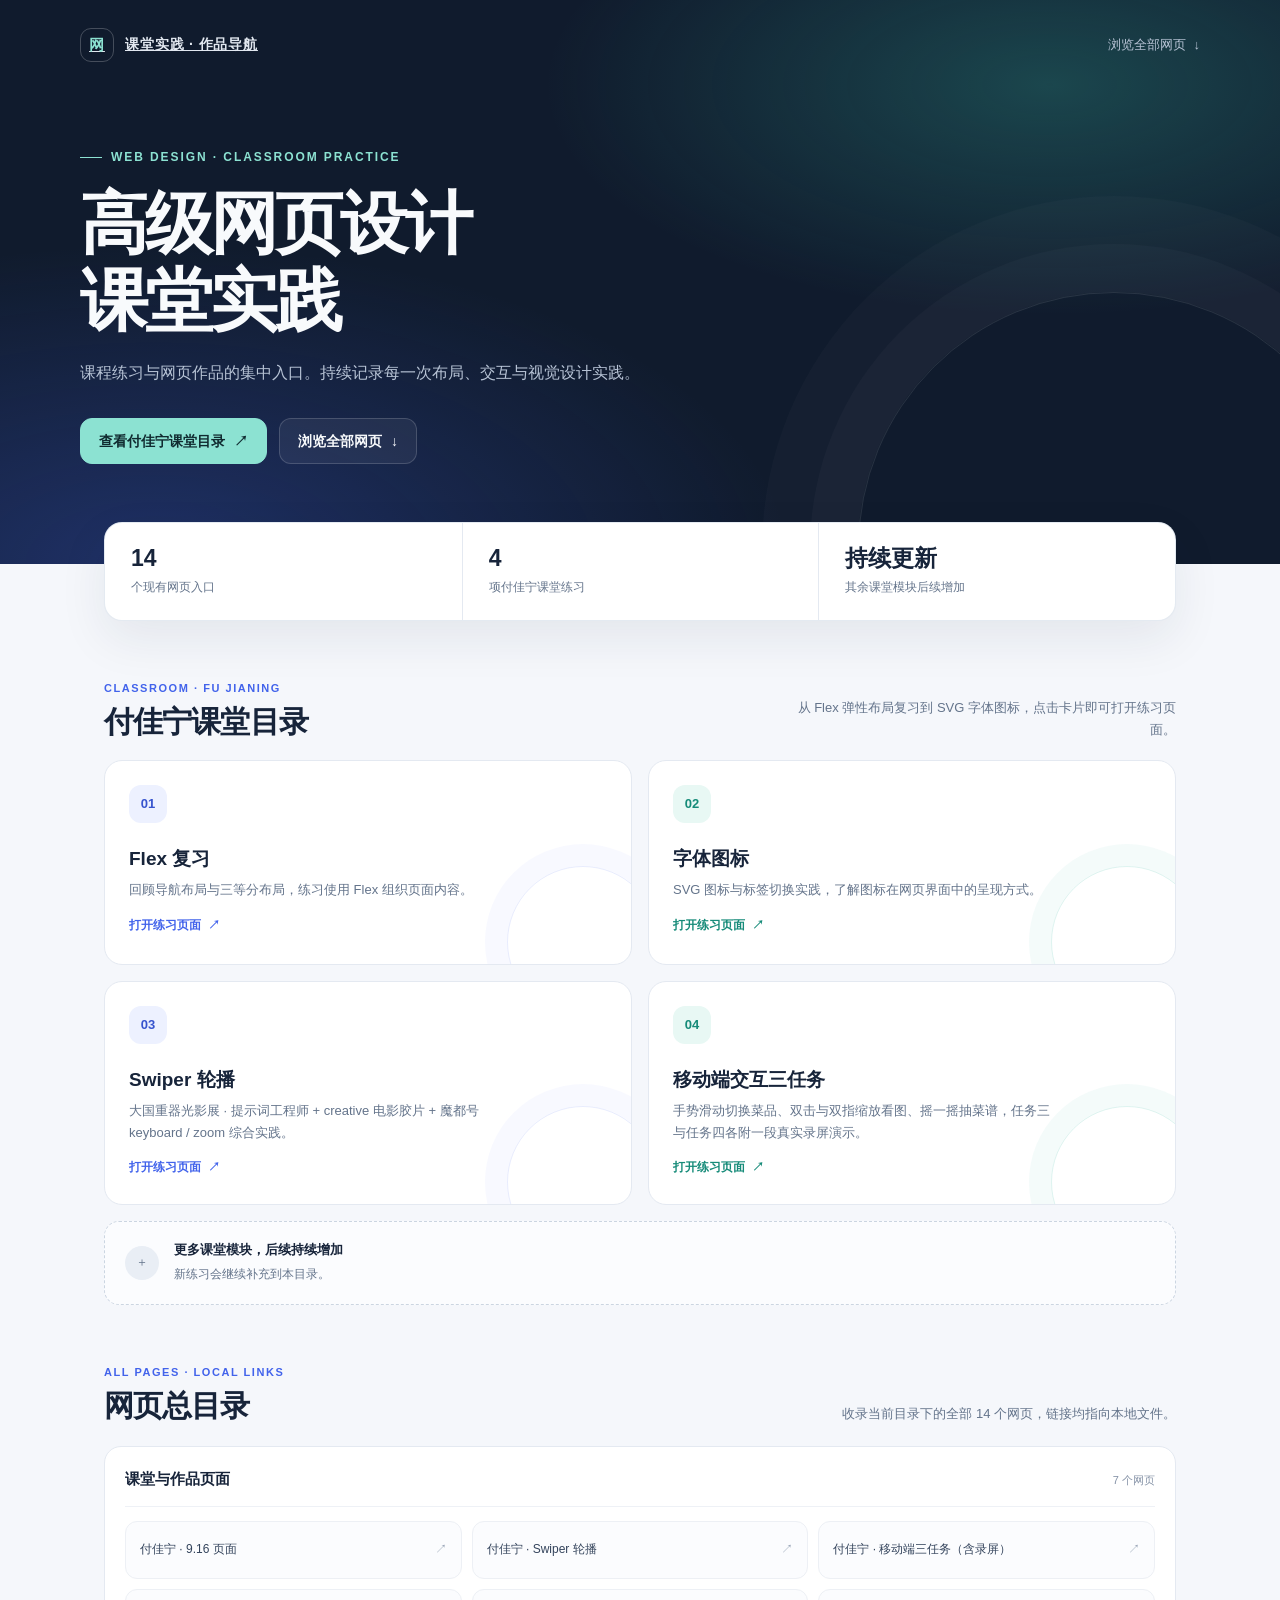
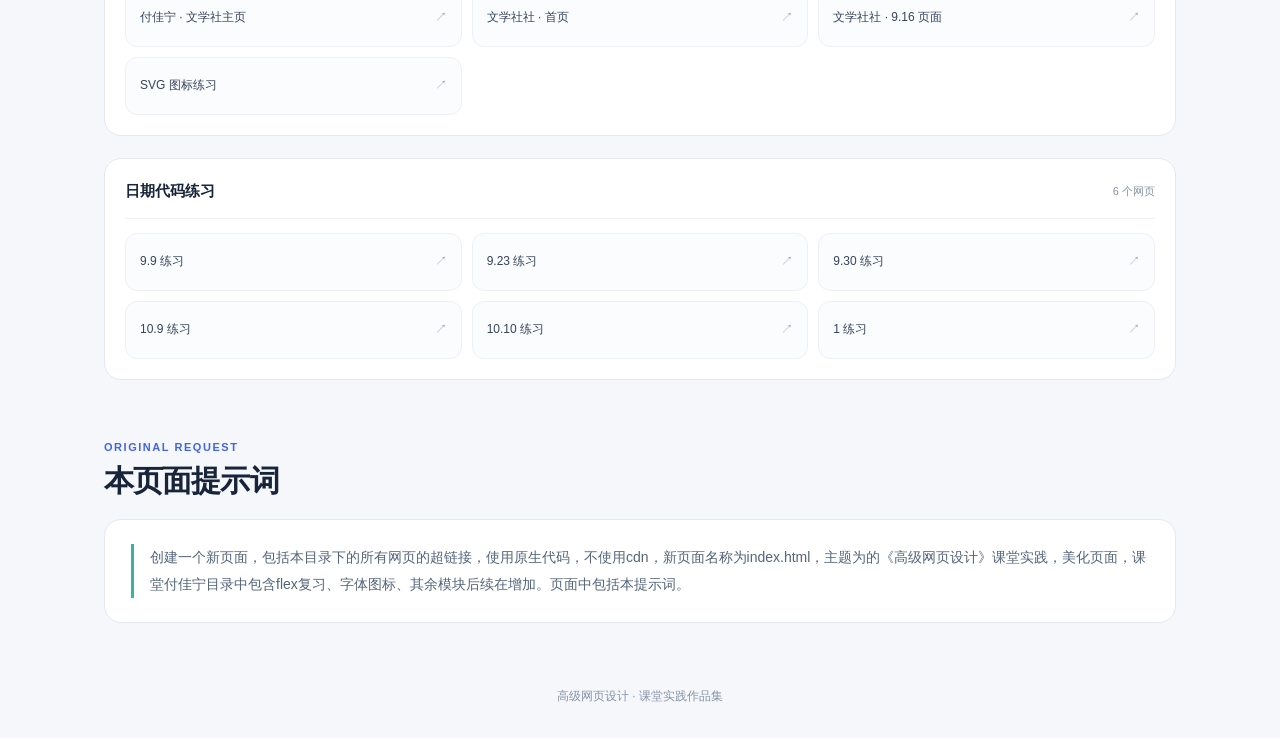
<file: index.html>
<!DOCTYPE html>
<html lang="zh-CN">
<head>
    <meta charset="UTF-8">
    <meta name="viewport" content="width=device-width, initial-scale=1.0">
    <meta name="theme-color" content="#101b2d">
    <title>高级网页设计｜课堂实践</title>
    <style>
        :root {
            color-scheme: light;
            --ink: #17243a;
            --muted: #64748b;
            --paper: #f5f7fb;
            --line: #e4e9f1;
            --blue: #4263eb;
            --teal: #36b6a1;
        }

        * {
            box-sizing: border-box;
        }

        html {
            scroll-behavior: smooth;
        }

        body {
            min-width: 320px;
            margin: 0;
            color: var(--ink);
            background: var(--paper);
            font-family: "Microsoft YaHei", "PingFang SC", Arial, sans-serif;
            line-height: 1.65;
        }

        a {
            color: inherit;
        }

        .hero {
            position: relative;
            overflow: hidden;
            padding: 28px max(6vw, 24px) 100px;
            color: #f8fafc;
            background:
                radial-gradient(ellipse at 82% 15%, rgba(54, 182, 161, .28), transparent 34%),
                radial-gradient(ellipse at 12% 100%, rgba(66, 99, 235, .3), transparent 40%),
                #101b2d;
        }

        .hero::after {
            position: absolute;
            right: -90px;
            bottom: -240px;
            width: 510px;
            height: 510px;
            border: 1px solid rgba(255, 255, 255, .1);
            border-radius: 50%;
            box-shadow: 0 0 0 48px rgba(255, 255, 255, .025), 0 0 0 96px rgba(255, 255, 255, .02);
            content: "";
            pointer-events: none;
        }

        .topbar,
        .hero-content,
        main,
        footer {
            width: min(1120px, 100%);
            margin-inline: auto;
        }

        .topbar {
            display: flex;
            align-items: center;
            justify-content: space-between;
            gap: 20px;
        }

        .brand {
            display: flex;
            align-items: center;
            gap: 11px;
            color: #e2e8f0;
            font-size: 14px;
            font-weight: 700;
            letter-spacing: .06em;
        }

        .brand-mark {
            display: grid;
            width: 34px;
            height: 34px;
            place-items: center;
            border: 1px solid rgba(255, 255, 255, .22);
            border-radius: 11px;
            color: #8ce2d2;
            font-size: 15px;
        }

        .top-link {
            color: #b7c3d5;
            font-size: 13px;
            text-decoration: none;
        }

        .top-link:hover {
            color: white;
        }

        .hero-content {
            position: relative;
            z-index: 1;
            padding-top: 78px;
        }

        .eyebrow {
            display: inline-flex;
            align-items: center;
            gap: 9px;
            margin: 0 0 18px;
            color: #8ce2d2;
            font-size: 12px;
            font-weight: 700;
            letter-spacing: .16em;
            text-transform: uppercase;
        }

        .eyebrow::before {
            width: 22px;
            height: 1px;
            background: currentColor;
            content: "";
        }

        h1 {
            max-width: 760px;
            margin: 0;
            font-size: clamp(38px, 6vw, 68px);
            font-weight: 750;
            letter-spacing: -.045em;
            line-height: 1.12;
        }

        .hero-copy {
            max-width: 570px;
            margin: 22px 0 0;
            color: #b7c3d5;
            font-size: 16px;
        }

        .hero-actions {
            display: flex;
            flex-wrap: wrap;
            gap: 12px;
            margin-top: 32px;
        }

        .button {
            display: inline-flex;
            min-height: 46px;
            align-items: center;
            justify-content: center;
            gap: 9px;
            padding: 0 18px;
            border: 1px solid rgba(255, 255, 255, .16);
            border-radius: 12px;
            color: #f8fafc;
            background: rgba(255, 255, 255, .06);
            font-size: 14px;
            font-weight: 700;
            text-decoration: none;
            transition: transform .2s ease, background .2s ease;
        }

        .button.primary {
            border-color: #8ce2d2;
            color: #102b30;
            background: #8ce2d2;
        }

        .button:hover {
            transform: translateY(-2px);
            background: rgba(255, 255, 255, .13);
        }

        .button.primary:hover {
            background: #a4efdf;
        }

        main {
            position: relative;
            z-index: 2;
            padding: 0 24px 64px;
            margin-top: -42px;
        }

        .overview {
            display: grid;
            grid-template-columns: repeat(3, 1fr);
            overflow: hidden;
            border: 1px solid rgba(226, 232, 240, .9);
            border-radius: 18px;
            background: #fff;
            box-shadow: 0 18px 48px rgba(23, 36, 58, .08);
        }

        .stat {
            padding: 22px 26px;
        }

        .stat + .stat {
            border-left: 1px solid var(--line);
        }

        .stat strong {
            display: block;
            color: var(--ink);
            font-size: 23px;
            line-height: 1.2;
        }

        .stat span {
            display: block;
            margin-top: 5px;
            color: var(--muted);
            font-size: 12px;
        }

        .section {
            padding-top: 58px;
            scroll-margin-top: 24px;
        }

        .section-heading {
            display: flex;
            align-items: end;
            justify-content: space-between;
            gap: 20px;
            margin-bottom: 20px;
        }

        .section-kicker {
            margin: 0 0 6px;
            color: var(--blue);
            font-size: 11px;
            font-weight: 800;
            letter-spacing: .14em;
        }

        h2 {
            margin: 0;
            font-size: clamp(23px, 3vw, 30px);
            letter-spacing: -.03em;
            line-height: 1.25;
        }

        .section-note {
            max-width: 390px;
            margin: 0;
            color: var(--muted);
            font-size: 13px;
            text-align: right;
        }

        .practice-grid {
            display: grid;
            grid-template-columns: repeat(2, minmax(0, 1fr));
            gap: 16px;
        }

        .practice-card {
            position: relative;
            overflow: hidden;
            min-height: 205px;
            padding: 24px;
            border: 1px solid var(--line);
            border-radius: 18px;
            background: #fff;
            text-decoration: none;
            transition: border-color .2s ease, box-shadow .2s ease, transform .2s ease;
        }

        .practice-card::after {
            position: absolute;
            right: -28px;
            bottom: -54px;
            width: 150px;
            height: 150px;
            border: 1px solid rgba(66, 99, 235, .12);
            border-radius: 50%;
            box-shadow: 0 0 0 22px rgba(66, 99, 235, .035);
            content: "";
            pointer-events: none;
        }

        .practice-card:hover,
        .page-link:hover {
            transform: translateY(-3px);
            border-color: #b7c4f7;
            box-shadow: 0 14px 30px rgba(23, 36, 58, .08);
        }

        .practice-card.icon-card::after {
            border-color: rgba(54, 182, 161, .17);
            box-shadow: 0 0 0 22px rgba(54, 182, 161, .05);
        }

        .card-index {
            display: inline-grid;
            width: 38px;
            height: 38px;
            place-items: center;
            border-radius: 12px;
            color: #3754ce;
            background: #edf1ff;
            font-size: 13px;
            font-weight: 800;
        }

        .icon-card .card-index {
            color: #168b79;
            background: #e8f8f4;
        }

        .practice-card h3 {
            margin: 20px 0 5px;
            font-size: 19px;
        }

        .practice-card p {
            max-width: 380px;
            margin: 0;
            color: var(--muted);
            font-size: 13px;
        }

        .card-cta {
            display: inline-block;
            margin-top: 15px;
            color: var(--blue);
            font-size: 12px;
            font-weight: 800;
        }

        .icon-card .card-cta {
            color: #168b79;
        }

        .upcoming {
            display: flex;
            align-items: center;
            gap: 15px;
            margin-top: 16px;
            padding: 17px 20px;
            border: 1px dashed #cbd5e1;
            border-radius: 15px;
            background: rgba(255, 255, 255, .62);
        }

        .upcoming-mark {
            display: grid;
            width: 34px;
            height: 34px;
            flex: 0 0 auto;
            place-items: center;
            border-radius: 50%;
            color: #53647c;
            background: #e9eef5;
            font-size: 19px;
        }

        .upcoming strong {
            display: block;
            font-size: 13px;
        }

        .upcoming span {
            color: var(--muted);
            font-size: 12px;
        }

        .directory-group {
            margin-top: 22px;
            padding: 20px;
            border: 1px solid var(--line);
            border-radius: 17px;
            background: #fff;
        }

        .group-heading {
            display: flex;
            align-items: center;
            justify-content: space-between;
            gap: 12px;
            padding-bottom: 14px;
            border-bottom: 1px solid #eef1f6;
        }

        .group-heading h3 {
            margin: 0;
            font-size: 15px;
        }

        .group-count {
            color: #8794a8;
            font-size: 11px;
        }

        .page-list {
            display: grid;
            grid-template-columns: repeat(3, minmax(0, 1fr));
            gap: 10px;
            padding-top: 14px;
        }

        .page-link {
            display: flex;
            min-height: 58px;
            align-items: center;
            justify-content: space-between;
            gap: 10px;
            padding: 12px 14px;
            border: 1px solid #edf0f5;
            border-radius: 12px;
            color: #34445c;
            background: #fbfcfe;
            font-size: 12px;
            text-decoration: none;
            transition: border-color .2s ease, box-shadow .2s ease, transform .2s ease;
        }

        .page-link span:last-child {
            color: #9aa6b8;
        }

        .prompt-card {
            padding: 24px 26px;
            border: 1px solid var(--line);
            border-radius: 17px;
            background: #fff;
        }

        .prompt-card p {
            margin: 0;
            padding-left: 16px;
            border-left: 3px solid var(--teal);
            color: #53647c;
            font-size: 14px;
            line-height: 1.9;
        }

        footer {
            padding: 0 24px 32px;
            color: #8794a8;
            font-size: 12px;
            text-align: center;
        }

        @media (max-width: 700px) {
            .hero {
                padding: 22px 20px 82px;
            }

            .hero-content {
                padding-top: 62px;
            }

            main {
                padding-inline: 16px;
            }

            .overview {
                grid-template-columns: 1fr;
            }

            .stat {
                display: flex;
                align-items: baseline;
                justify-content: space-between;
                gap: 12px;
                padding: 15px 20px;
            }

            .stat + .stat {
                border-top: 1px solid var(--line);
                border-left: 0;
            }

            .stat span {
                margin-top: 0;
                text-align: right;
            }

            .section-heading {
                align-items: start;
                flex-direction: column;
                gap: 8px;
            }

            .section-note {
                text-align: left;
            }

            .practice-grid {
                grid-template-columns: 1fr;
            }

            .page-list {
                grid-template-columns: repeat(2, minmax(0, 1fr));
            }
        }

        @media (max-width: 440px) {
            .top-link {
                font-size: 11px;
            }

            .page-list {
                grid-template-columns: 1fr;
            }

            .directory-group {
                padding: 16px;
            }
        }

        @media (prefers-reduced-motion: reduce) {
            *,
            *::before,
            *::after {
                scroll-behavior: auto !important;
                transition-duration: .01ms !important;
            }
        }
    </style>
</head>
<body>
    <header class="hero">
        <nav class="topbar" aria-label="页面导航">
            <a class="brand" href="#top">
                <span class="brand-mark" aria-hidden="true">网</span>
                <span>课堂实践 · 作品导航</span>
            </a>
            <a class="top-link" href="#directory">浏览全部网页&nbsp; ↓</a>
        </nav>
        <div class="hero-content" id="top">
            <p class="eyebrow">WEB DESIGN · CLASSROOM PRACTICE</p>
            <h1>高级网页设计<br>课堂实践</h1>
            <p class="hero-copy">课程练习与网页作品的集中入口。持续记录每一次布局、交互与视觉设计实践。</p>
            <div class="hero-actions">
                <a class="button primary" href="#practice">查看付佳宁课堂目录 <span aria-hidden="true">↗</span></a>
                <a class="button" href="#directory">浏览全部网页 <span aria-hidden="true">↓</span></a>
            </div>
        </div>
    </header>

    <main>
        <section class="overview" aria-label="网页目录概况">
            <div class="stat"><strong>14</strong><span>个现有网页入口</span></div>
            <div class="stat"><strong>4</strong><span>项付佳宁课堂练习</span></div>
            <div class="stat"><strong>持续更新</strong><span>其余课堂模块后续增加</span></div>
        </section>

        <section class="section" id="practice">
            <div class="section-heading">
                <div>
                    <p class="section-kicker">CLASSROOM · FU JIANING</p>
                    <h2>付佳宁课堂目录</h2>
                </div>
                <p class="section-note">从 Flex 弹性布局复习到 SVG 字体图标，点击卡片即可打开练习页面。</p>
            </div>

            <div class="practice-grid">
                <a class="practice-card" href="333/24002120623fujianing/index.html">
                    <span class="card-index">01</span>
                    <h3>Flex 复习</h3>
                    <p>回顾导航布局与三等分布局，练习使用 Flex 组织页面内容。</p>
                    <span class="card-cta">打开练习页面&nbsp; ↗</span>
                </a>
                <a class="practice-card icon-card" href="333/24002120623fujianing/felx.html">
                    <span class="card-index">02</span>
                    <h3>字体图标</h3>
                    <p>SVG 图标与标签切换实践，了解图标在网页界面中的呈现方式。</p>
                    <span class="card-cta">打开练习页面&nbsp; ↗</span>
                </a>
                <a class="practice-card" href="swiper-three-tasks.html">
                    <span class="card-index">03</span>
                    <h3>Swiper 轮播</h3>
                    <p>大国重器光影展 · 提示词工程师 + creative 电影胶片 + 魔都号 keyboard / zoom 综合实践。</p>
                    <span class="card-cta">打开练习页面&nbsp; ↗</span>
                </a>
                <a class="practice-card icon-card" href="mobile-three-tasks.html">
                    <span class="card-index">04</span>
                    <h3>移动端交互三任务</h3>
                    <p>手势滑动切换菜品、双击与双指缩放看图、摇一摇抽菜谱，任务三与任务四各附一段真实录屏演示。</p>
                    <span class="card-cta">打开练习页面&nbsp; ↗</span>
                </a>
            </div>

            <div class="upcoming">
                <span class="upcoming-mark" aria-hidden="true">＋</span>
                <div>
                    <strong>更多课堂模块，后续持续增加</strong>
                    <span>新练习会继续补充到本目录。</span>
                </div>
            </div>
        </section>

        <section class="section" id="directory">
            <div class="section-heading">
                <div>
                    <p class="section-kicker">ALL PAGES · LOCAL LINKS</p>
                    <h2>网页总目录</h2>
                </div>
                <p class="section-note">收录当前目录下的全部 14 个网页，链接均指向本地文件。</p>
            </div>

            <section class="directory-group" aria-labelledby="student-work-title">
                <div class="group-heading">
                    <h3 id="student-work-title">课堂与作品页面</h3>
                    <span class="group-count">7 个网页</span>
                </div>
                <div class="page-list">
                    <a class="page-link" href="333/24002120623fujianing/9.16.html"><span>付佳宁 · 9.16 页面</span><span>↗</span></a>
                    <a class="page-link" href="swiper-three-tasks.html"><span>付佳宁 · Swiper 轮播</span><span>↗</span></a>
                    <a class="page-link" href="mobile-three-tasks.html"><span>付佳宁 · 移动端三任务（含录屏）</span><span>↗</span></a>
                    <a class="page-link" href="24002120623fujianing/index.html"><span>付佳宁 · 文学社主页</span><span>↗</span></a>
                    <a class="page-link" href="新建文件夹/index.html"><span>文学社社 · 首页</span><span>↗</span></a>
                    <a class="page-link" href="新建文件夹/9.16.html"><span>文学社社 · 9.16 页面</span><span>↗</span></a>
                    <a class="page-link" href="新建文件夹/felx.html"><span>SVG 图标练习</span><span>↗</span></a>
                </div>
            </section>

            <section class="directory-group" aria-labelledby="date-work-title">
                <div class="group-heading">
                    <h3 id="date-work-title">日期代码练习</h3>
                    <span class="group-count">6 个网页</span>
                </div>
                <div class="page-list">
                    <a class="page-link" href="日期代码/9.9.html"><span>9.9 练习</span><span>↗</span></a>
                    <a class="page-link" href="日期代码/9.23.html"><span>9.23 练习</span><span>↗</span></a>
                    <a class="page-link" href="日期代码/9.30.html"><span>9.30 练习</span><span>↗</span></a>
                    <a class="page-link" href="日期代码/10.9.html"><span>10.9 练习</span><span>↗</span></a>
                    <a class="page-link" href="日期代码/10.10.html"><span>10.10 练习</span><span>↗</span></a>
                    <a class="page-link" href="日期代码/1.html"><span>1 练习</span><span>↗</span></a>
                </div>
            </section>
        </section>

        <section class="section" id="prompt">
            <div class="section-heading">
                <div>
                    <p class="section-kicker">ORIGINAL REQUEST</p>
                    <h2>本页面提示词</h2>
                </div>
            </div>
            <div class="prompt-card">
                <p>创建一个新页面，包括本目录下的所有网页的超链接，使用原生代码，不使用cdn，新页面名称为index.html，主题为的《高级网页设计》课堂实践，美化页面，课堂付佳宁目录中包含flex复习、字体图标、其余模块后续在增加。页面中包括本提示词。</p>
            </div>
        </section>
    </main>

    <footer>高级网页设计 · 课堂实践作品集</footer>
</body>
</html>
</file>
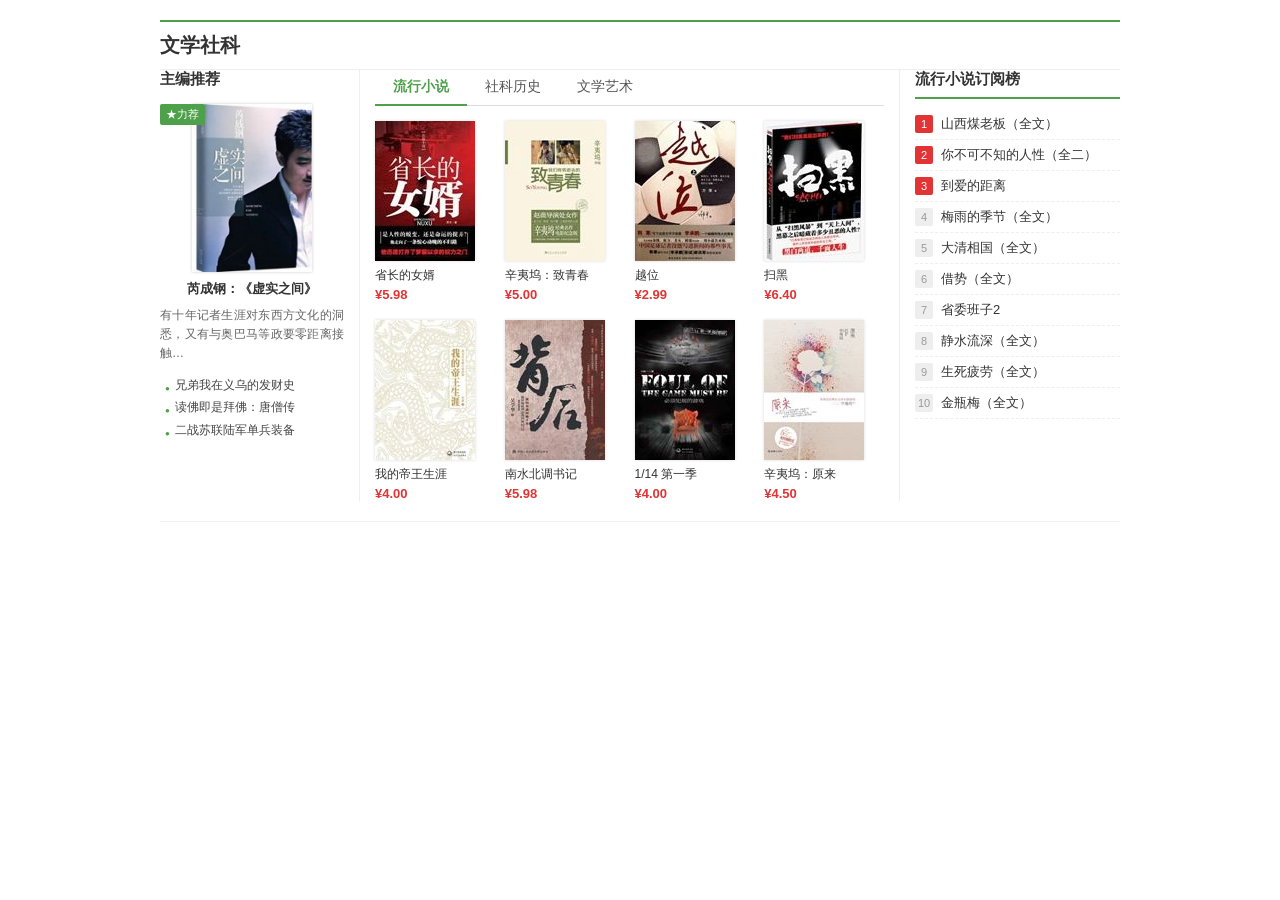
<file: 24002120623fujianing/index.html>
<!DOCTYPE html>
<html lang="zh-CN">
<head>
    <meta charset="UTF-8">
    <!--
    作者：fjn
    建立时间：2026-11-04
    使用大模型：Trae
    功能名称：文学社科图书站点首页，含流行小说/社科历史/文学艺术三个 Tab、主编推荐、订阅榜三栏布局
    -->
    <title>文学社科</title>
    <link rel="stylesheet" href="style.css">
</head>
<body>
    <!-- 站点整体结构，fjn -->
    <div class="fjn_wrapper">
        <!-- 顶部标题条，fjn -->
        <div class="fjn_header">文学社科</div>

        <!-- 主体三栏区域，fjn -->
        <div class="fjn_main">

            <!-- 左栏：主编推荐，fjn -->
            <aside class="fjn_left">
                <h3 class="fjn_section_title">主编推荐</h3>
                <div class="fjn_recommend">
                    <span class="fjn_badge">★力荐</span>
                    <img class="fjn_rec_cover" src="img/rui.jpg" alt="虚实之间封面">
                    <p class="fjn_rec_author">芮成钢：《虚实之间》</p>
                    <p class="fjn_rec_intro">有十年记者生涯对东西方文化的洞悉，又有与奥巴马等政要零距离接触…</p>
                    <ul class="fjn_rec_list">
                        <li>兄弟我在义乌的发财史</li>
                        <li>读佛即是拜佛：唐僧传</li>
                        <li>二战苏联陆军单兵装备</li>
                    </ul>
                </div>
            </aside>

            <!-- 中栏：Tab + 书籍网格，fjn -->
            <section class="fjn_center">
                <ul class="fjn_tabs" id="fjn_tabs">
                    <li class="fjn_tab fjn_tab_active" data-key="novel">流行小说</li>
                    <li class="fjn_tab" data-key="history">社科历史</li>
                    <li class="fjn_tab" data-key="art">文学艺术</li>
                </ul>

                <div class="fjn_grid" id="fjn_grid">
                    <!-- 书籍卡片由 JS 按当前 Tab 渲染，fjn -->
                </div>
            </section>

            <!-- 右栏：订阅榜，fjn -->
            <aside class="fjn_right">
                <div class="fjn_rank_head" id="fjn_rank_head">流行小说订阅榜</div>
                <ul class="fjn_rank" id="fjn_rank">
                    <!-- 榜单由 JS 渲染，fjn -->
                </ul>
            </aside>

        </div>
    </div>

    <script src="main.js"></script>
</body>
</html>
</file>
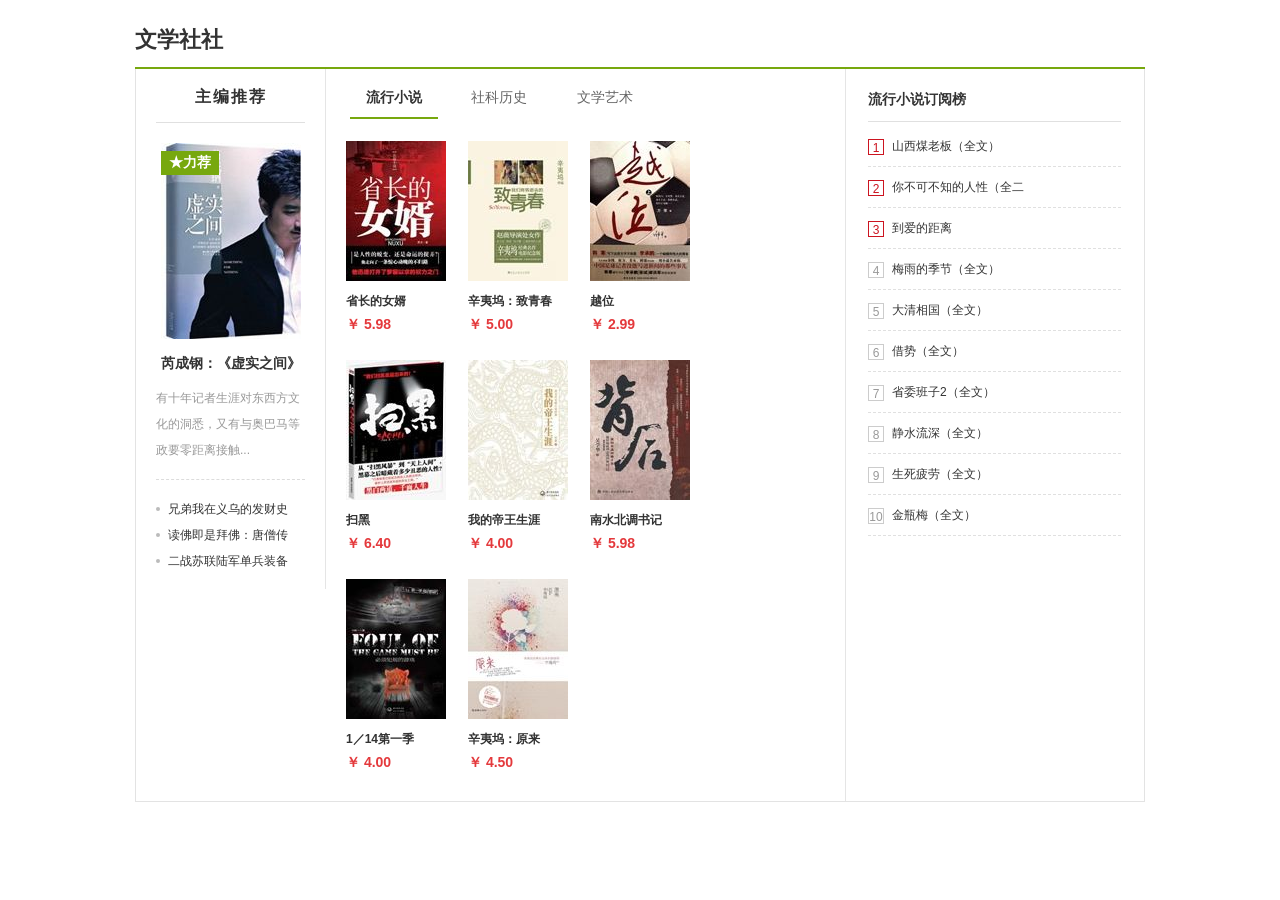
<file: fjn-文学社社/index.html>
<!DOCTYPE html>
<html lang="zh-CN">
<head>
    <meta charset="UTF-8">
    <!-- fjn 文学社社图书频道页面 - 1比1还原效果图 -->
    <title>fjn - 文学社社</title>
    <link rel="stylesheet" href="css/fjn_style.css">
</head>
<body>
    <!-- fjn 页面整体容器 -->
    <div class="fjn_container" id="fjn_container">

        <!-- fjn 顶部标题区 -->
        <div class="fjn_header" id="fjn_header">
            <h1 class="fjn_title" id="fjn_title">文学社社</h1>
        </div>

        <!-- fjn 主体三栏区域 -->
        <div class="fjn_main" id="fjn_main">

            <!-- fjn 左栏：主编推荐 -->
            <div class="fjn_left" id="fjn_left">
                <h2 class="fjn_leftTitle" id="fjn_leftTitle">主编推荐</h2>
                <div class="fjn_recommend" id="fjn_recommend">
                    <div class="fjn_recommendPic" id="fjn_recommendPic">
                        <span class="fjn_badge" id="fjn_badge">★力荐</span>
                        <img src="img/rui.jpg" alt="芮成钢《虚实之间》" class="fjn_recommendImg" id="fjn_recommendImg">
                    </div>
                    <p class="fjn_recommendName" id="fjn_recommendName">芮成钢：《虚实之间》</p>
                    <p class="fjn_recommendDesc" id="fjn_recommendDesc">有十年记者生涯对东西方文化的洞悉，又有与奥巴马等政要零距离接触...</p>
                </div>
                <!-- fjn 左栏底部推荐列表 -->
                <ul class="fjn_leftList" id="fjn_leftList">
                    <li class="fjn_leftItem">兄弟我在义乌的发财史</li>
                    <li class="fjn_leftItem">读佛即是拜佛：唐僧传</li>
                    <li class="fjn_leftItem">二战苏联陆军单兵装备</li>
                </ul>
            </div>

            <!-- fjn 中栏：选项卡 + 图书列表 -->
            <div class="fjn_mid" id="fjn_mid">
                <!-- fjn 选项卡导航 -->
                <div class="fjn_tabBar" id="fjn_tabBar">
                    <span class="fjn_tab fjn_active" id="fjn_tab0">流行小说</span>
                    <span class="fjn_tab" id="fjn_tab1">社科历史</span>
                    <span class="fjn_tab" id="fjn_tab2">文学艺术</span>
                </div>

                <!-- fjn 面板0：流行小说 -->
                <div class="fjn_panel" id="fjn_panel0">
                    <ul class="fjn_bookList" id="fjn_bookList0">
                        <li class="fjn_book"><img src="img/a1.jpg" alt="省长的女婿" class="fjn_cover"><p class="fjn_name">省长的女婿</p><p class="fjn_price">￥ 5.98</p></li>
                        <li class="fjn_book"><img src="img/a2.jpg" alt="辛夷坞：致青春" class="fjn_cover"><p class="fjn_name">辛夷坞：致青春</p><p class="fjn_price">￥ 5.00</p></li>
                        <li class="fjn_book"><img src="img/a3.jpg" alt="越位" class="fjn_cover"><p class="fjn_name">越位</p><p class="fjn_price">￥ 2.99</p></li>
                        <li class="fjn_book"><img src="img/a4.jpg" alt="扫黑" class="fjn_cover"><p class="fjn_name">扫黑</p><p class="fjn_price">￥ 6.40</p></li>
                        <li class="fjn_book"><img src="img/a5.jpg" alt="我的帝王生涯" class="fjn_cover"><p class="fjn_name">我的帝王生涯</p><p class="fjn_price">￥ 4.00</p></li>
                        <li class="fjn_book"><img src="img/a6.jpg" alt="南水北调书记" class="fjn_cover"><p class="fjn_name">南水北调书记</p><p class="fjn_price">￥ 5.98</p></li>
                        <li class="fjn_book"><img src="img/a7.jpg" alt="1／14第一季" class="fjn_cover"><p class="fjn_name">1／14第一季</p><p class="fjn_price">￥ 4.00</p></li>
                        <li class="fjn_book"><img src="img/a8.jpg" alt="辛夷坞：原来" class="fjn_cover"><p class="fjn_name">辛夷坞：原来</p><p class="fjn_price">￥ 4.50</p></li>
                    </ul>
                </div>

                <!-- fjn 面板1：社科历史 -->
                <div class="fjn_panel fjn_hide" id="fjn_panel1">
                    <ul class="fjn_bookList" id="fjn_bookList1">
                        <li class="fjn_book"><img src="img/b1.jpg" alt="奋斗的仕途" class="fjn_cover"><p class="fjn_name">奋斗的仕途</p><p class="fjn_price">￥ 3.00</p></li>
                        <li class="fjn_book"><img src="img/b2.jpg" alt="历史选择邓小平" class="fjn_cover"><p class="fjn_name">历史选择邓小平</p><p class="fjn_price">￥ 6.00</p></li>
                        <li class="fjn_book"><img src="img/b3.jpg" alt="铁凝看中国文化" class="fjn_cover"><p class="fjn_name">铁凝看中国文化</p><p class="fjn_price">￥ 8.00</p></li>
                        <li class="fjn_book"><img src="img/b4.jpg" alt="刺杀林肯" class="fjn_cover"><p class="fjn_name">刺杀林肯</p><p class="fjn_price">￥ 3.00</p></li>
                        <li class="fjn_book"><img src="img/b5.jpg" alt="资本论" class="fjn_cover"><p class="fjn_name">资本论</p><p class="fjn_price">￥ 3.00</p></li>
                        <li class="fjn_book"><img src="img/b6.jpg" alt="为什么是朱元璋" class="fjn_cover"><p class="fjn_name">为什么是朱元璋</p><p class="fjn_price">￥ 4.00</p></li>
                        <li class="fjn_book"><img src="img/b7.jpg" alt="阎崇年：大故宫" class="fjn_cover"><p class="fjn_name">阎崇年：大故宫</p><p class="fjn_price">￥ 5.00</p></li>
                        <li class="fjn_book"><img src="img/b8.jpg" alt="皇后隐历史" class="fjn_cover"><p class="fjn_name">皇后隐历史</p><p class="fjn_price">￥ 4.00</p></li>
                    </ul>
                </div>

                <!-- fjn 面板2：文学艺术 -->
                <div class="fjn_panel fjn_hide" id="fjn_panel2">
                    <ul class="fjn_bookList" id="fjn_bookList2">
                        <li class="fjn_book"><img src="img/c1.jpg" alt="武昌城" class="fjn_cover"><p class="fjn_name">武昌城</p><p class="fjn_price">￥ 4.50</p></li>
                        <li class="fjn_book"><img src="img/c2.jpg" alt="贾平凹作品选" class="fjn_cover"><p class="fjn_name">贾平凹作品选</p><p class="fjn_price">￥ 3.00</p></li>
                        <li class="fjn_book"><img src="img/c3.jpg" alt="最后一个匈奴" class="fjn_cover"><p class="fjn_name">最后一个匈奴</p><p class="fjn_price">￥ 4.00</p></li>
                        <li class="fjn_book"><img src="img/c4.jpg" alt="岁月与性情" class="fjn_cover"><p class="fjn_name">岁月与性情</p><p class="fjn_price">￥ 8.00</p></li>
                        <li class="fjn_book"><img src="img/c5.jpg" alt="浮生六记" class="fjn_cover"><p class="fjn_name">浮生六记</p><p class="fjn_price">￥ 3.00</p></li>
                        <li class="fjn_book"><img src="img/c6.jpg" alt="周国平：宝贝" class="fjn_cover"><p class="fjn_name">周国平：宝贝</p><p class="fjn_price">￥ 8.00</p></li>
                        <li class="fjn_book"><img src="img/c7.jpg" alt="岳飞传" class="fjn_cover"><p class="fjn_name">岳飞传</p><p class="fjn_price">￥ 3.00</p></li>
                        <li class="fjn_book"><img src="img/c8.jpg" alt="撒哈拉的眼泪" class="fjn_cover"><p class="fjn_name">撒哈拉的眼泪</p><p class="fjn_price">￥ 5.96</p></li>
                    </ul>
                </div>
            </div>

            <!-- fjn 右栏：订阅榜 -->
            <div class="fjn_right" id="fjn_right">
                <!-- fjn 榜单0：流行小说订阅榜 -->
                <div class="fjn_rankPanel" id="fjn_rankPanel0">
                    <h3 class="fjn_rankTitle" id="fjn_rankTitle0">流行小说订阅榜</h3>
                    <ul class="fjn_rankList" id="fjn_rankList0">
                        <li class="fjn_rankItem"><span class="fjn_num fjn_numRed">1</span>山西煤老板（全文）</li>
                        <li class="fjn_rankItem"><span class="fjn_num fjn_numRed">2</span>你不可不知的人性（全二</li>
                        <li class="fjn_rankItem"><span class="fjn_num fjn_numRed">3</span>到爱的距离</li>
                        <li class="fjn_rankItem"><span class="fjn_num fjn_numGray">4</span>梅雨的季节（全文）</li>
                        <li class="fjn_rankItem"><span class="fjn_num fjn_numGray">5</span>大清相国（全文）</li>
                        <li class="fjn_rankItem"><span class="fjn_num fjn_numGray">6</span>借势（全文）</li>
                        <li class="fjn_rankItem"><span class="fjn_num fjn_numGray">7</span>省委班子2（全文）</li>
                        <li class="fjn_rankItem"><span class="fjn_num fjn_numGray">8</span>静水流深（全文）</li>
                        <li class="fjn_rankItem"><span class="fjn_num fjn_numGray">9</span>生死疲劳（全文）</li>
                        <li class="fjn_rankItem"><span class="fjn_num fjn_numGray">10</span>金瓶梅（全文）</li>
                    </ul>
                </div>

                <!-- fjn 榜单1：社科历史订阅榜 -->
                <div class="fjn_rankPanel fjn_hide" id="fjn_rankPanel1">
                    <h3 class="fjn_rankTitle" id="fjn_rankTitle1">社科历史订阅榜</h3>
                    <ul class="fjn_rankList" id="fjn_rankList1">
                        <li class="fjn_rankItem"><span class="fjn_num fjn_numRed">1</span>博弈与社会（全文）</li>
                        <li class="fjn_rankItem"><span class="fjn_num fjn_numRed">2</span>激荡三十年:中国企业</li>
                        <li class="fjn_rankItem"><span class="fjn_num fjn_numRed">3</span>我承认我不曾历经沧桑</li>
                        <li class="fjn_rankItem"><span class="fjn_num fjn_numGray">4</span>吴敬琏传（全文）</li>
                        <li class="fjn_rankItem"><span class="fjn_num fjn_numGray">5</span>世界因你不同：李开复自传</li>
                        <li class="fjn_rankItem"><span class="fjn_num fjn_numGray">6</span>我们台湾这些年（全文）</li>
                        <li class="fjn_rankItem"><span class="fjn_num fjn_numGray">7</span>课本上不说的历史</li>
                        <li class="fjn_rankItem"><span class="fjn_num fjn_numGray">8</span>重口味心理学（揭开日常行</li>
                        <li class="fjn_rankItem"><span class="fjn_num fjn_numGray">9</span>微表情心理学（最流行、最</li>
                        <li class="fjn_rankItem"><span class="fjn_num fjn_numGray">10</span>法网冠军李娜自传：独自上</li>
                    </ul>
                </div>

                <!-- fjn 榜单2：文学艺术订阅榜 -->
                <div class="fjn_rankPanel fjn_hide" id="fjn_rankPanel2">
                    <h3 class="fjn_rankTitle" id="fjn_rankTitle2">文学艺术订阅榜</h3>
                    <ul class="fjn_rankList" id="fjn_rankList2">
                        <li class="fjn_rankItem"><span class="fjn_num fjn_numRed">1</span>2012诺贝尔文学奖得主莫言</li>
                        <li class="fjn_rankItem"><span class="fjn_num fjn_numRed">2</span>变：2012年诺贝尔文学奖得</li>
                        <li class="fjn_rankItem"><span class="fjn_num fjn_numRed">3</span>逃离：2013诺贝尔文学奖得</li>
                        <li class="fjn_rankItem"><span class="fjn_num fjn_numGray">4</span>青春（韩寒2011最新作品）</li>
                        <li class="fjn_rankItem"><span class="fjn_num fjn_numGray">5</span>教你幽默到心田</li>
                        <li class="fjn_rankItem"><span class="fjn_num fjn_numGray">6</span>宝贝，宝贝</li>
                        <li class="fjn_rankItem"><span class="fjn_num fjn_numGray">7</span>白魔窟——白粉仔的十二年</li>
                        <li class="fjn_rankItem"><span class="fjn_num fjn_numGray">8</span>中国式关系（全文）</li>
                        <li class="fjn_rankItem"><span class="fjn_num fjn_numGray">9</span>于丹：重温最美古诗词（17</li>
                        <li class="fjn_rankItem"><span class="fjn_num fjn_numGray">10</span>妞妞：一个父亲的札记</li>
                    </ul>
                </div>
            </div>

        </div>
    </div>

    <!-- fjn 引入页面脚本 -->
    <script src="js/fjn_script.js"></script>
</body>
</html>
</file>
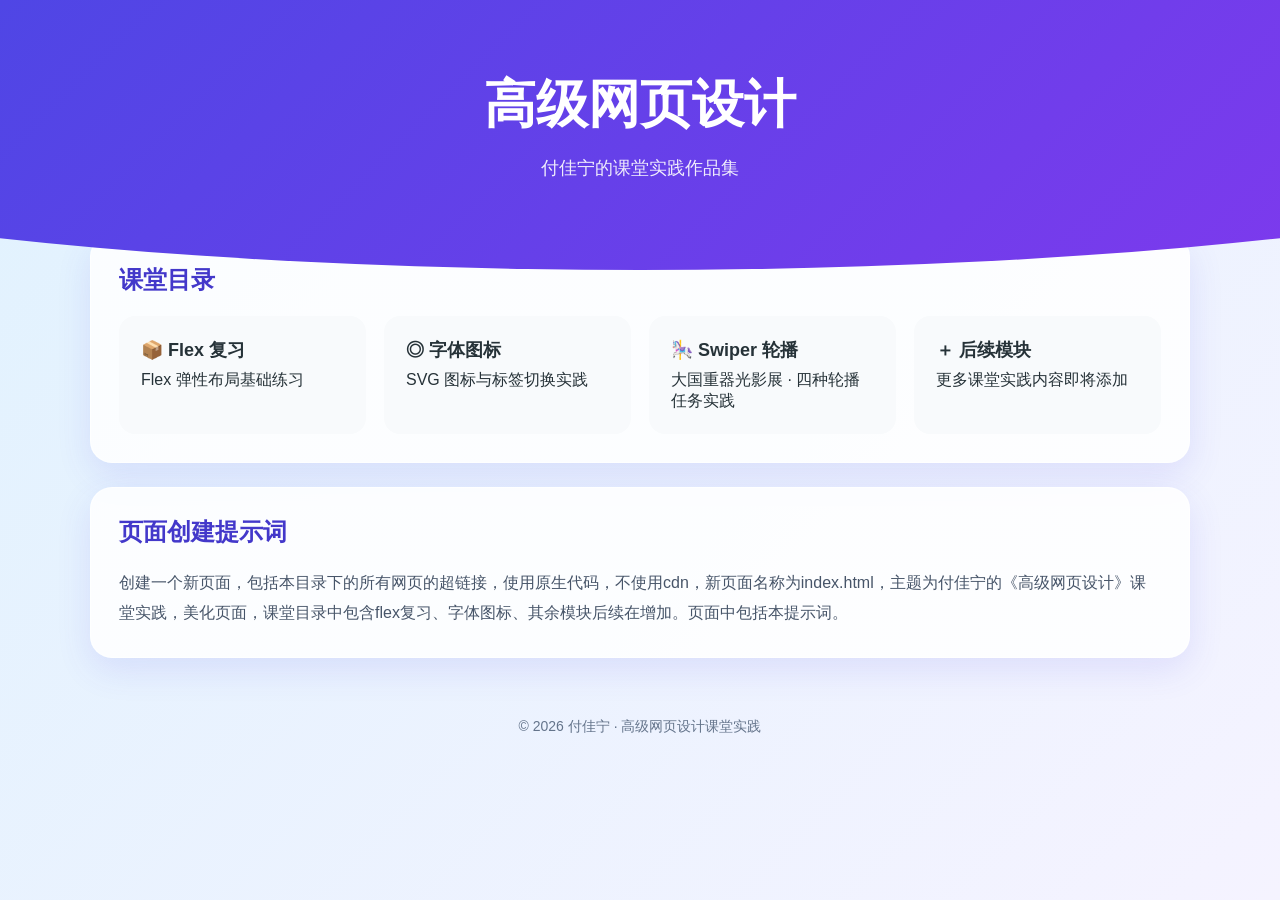
<file: 333/24002120623fujianing/index.html>
<!DOCTYPE html>
<html lang="zh-CN">
<head>
    <meta charset="UTF-8">
    <meta name="viewport" content="width=device-width, initial-scale=1.0">
    <title>付佳宁｜高级网页设计课堂实践</title>
    <style>
        * {
            box-sizing: border-box;
            margin: 0;
            padding: 0;
        }

        body {
            min-height: 100vh;
            color: #263238;
            font-family: "Microsoft YaHei", Arial, sans-serif;
            background: linear-gradient(135deg, #e0f2fe, #f5f3ff);
        }

        header {
            padding: 70px 20px 90px;
            text-align: center;
            color: white;
            background: linear-gradient(135deg, #4f46e5, #7c3aed);
            clip-path: ellipse(90% 70% at 50% 30%);
        }

        header h1 {
            margin-bottom: 16px;
            font-size: clamp(28px, 5vw, 52px);
        }

        header p {
            font-size: 18px;
            opacity: .9;
        }

        main {
            width: min(1100px, 92%);
            margin: -35px auto 40px;
        }

        .card {
            margin-bottom: 24px;
            padding: 28px;
            border: 1px solid rgba(255,255,255,.7);
            border-radius: 22px;
            background: rgba(255,255,255,.85);
            box-shadow: 0 12px 35px rgba(79, 70, 229, .12);
        }

        .card h2 {
            margin-bottom: 20px;
            color: #4338ca;
        }

        .catalog {
            display: grid;
            grid-template-columns: repeat(auto-fit, minmax(220px, 1fr));
            gap: 18px;
        }

        .item {
            display: block;
            padding: 22px;
            color: #263238;
            text-decoration: none;
            border-radius: 16px;
            background: #f8fafc;
            transition: .25s;
        }

        .item:hover {
            color: white;
            background: linear-gradient(135deg, #6366f1, #8b5cf6);
            transform: translateY(-5px);
        }

        .item strong {
            display: block;
            margin-bottom: 8px;
            font-size: 18px;
        }

        .prompt {
            line-height: 1.9;
            color: #475569;
            white-space: pre-wrap;
        }

        footer {
            padding: 20px;
            text-align: center;
            color: #64748b;
            font-size: 14px;
        }
    </style>
</head>
<body>
    <header>
        <h1>高级网页设计</h1>
        <p>付佳宁的课堂实践作品集</p>
    </header>

    <main>
        <section class="card">
            <h2>课堂目录</h2>

            <div class="catalog">
                <a class="item" href="flex复习.html">
                    <strong>📦 Flex 复习</strong>
                    <span>Flex 弹性布局基础练习</span>
                </a>

                <a class="item" href="9.16.html">
                    <strong>◎ 字体图标</strong>
                    <span>SVG 图标与标签切换实践</span>
                </a>

                <a class="item" href="swiper-task.html">
                    <strong>🎠 Swiper 轮播</strong>
                    <span>大国重器光影展 · 四种轮播任务实践</span>
                </a>

                <a class="item" href="#" onclick="return false;">
                    <strong>＋ 后续模块</strong>
                    <span>更多课堂实践内容即将添加</span>
                </a>
            </div>
        </section>

        <section class="card">
            <h2>页面创建提示词</h2>
            <p class="prompt">创建一个新页面，包括本目录下的所有网页的超链接，使用原生代码，不使用cdn，新页面名称为index.html，主题为付佳宁的《高级网页设计》课堂实践，美化页面，课堂目录中包含flex复习、字体图标、其余模块后续在增加。页面中包括本提示词。</p>
        </section>
    </main>

    <footer>
        © 2026 付佳宁 · 高级网页设计课堂实践
    </footer>
</body>
</html>
</file>
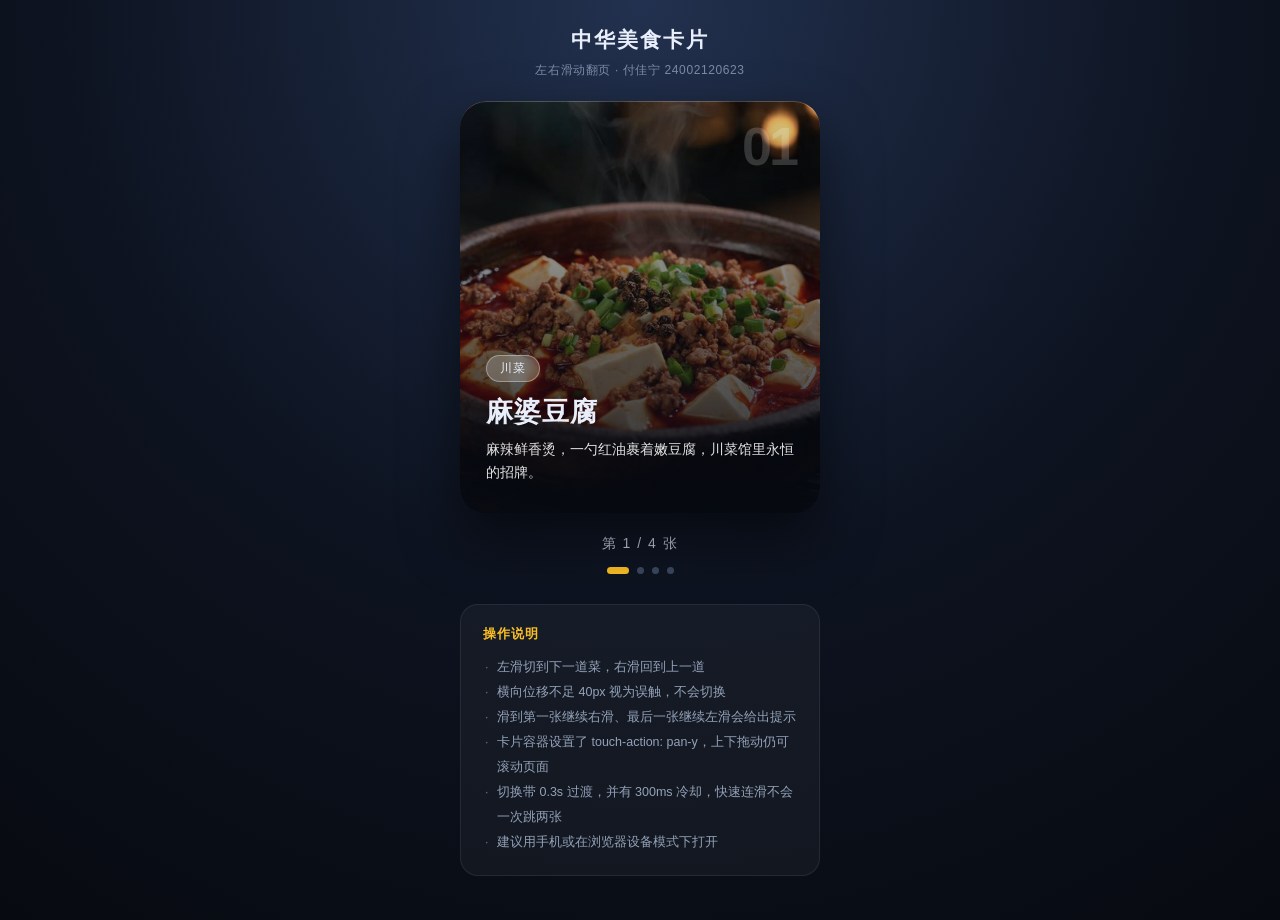
<file: mobile-gesture.html>
<!DOCTYPE html>
<html lang="zh-CN">
<head>
<!-- 任务二 · 手势卡片 · 付佳宁 24002120623 -->
<meta charset="UTF-8">
<meta name="viewport" content="width=device-width, initial-scale=1.0, viewport-fit=cover">
<title>手势卡片 · 中华美食</title>
<style>
  * { margin: 0; padding: 0; box-sizing: border-box; }

  body {
    min-height: 100vh;
    padding: 26px 18px 44px;
    display: flex;
    flex-direction: column;
    align-items: center;
    font-family: -apple-system, BlinkMacSystemFont, "PingFang SC", "Microsoft YaHei", sans-serif;
    color: #e9eefb;
    background: radial-gradient(circle at 50% 0%, #22314f 0%, #0d1320 52%, #070a10 100%);
    -webkit-tap-highlight-color: transparent;
    overflow-x: hidden;
  }

  /* ---------- 头部 ---------- */
  .wy_head { text-align: center; margin-bottom: 22px; }
  .wy_head h1 { font-size: 21px; font-weight: 600; letter-spacing: 2px; }
  .wy_head p { margin-top: 8px; font-size: 12px; color: #7d8ba6; letter-spacing: .6px; }

  /* ---------- 卡片舞台 ---------- */
  /* wy_ touch-action: pan-y 只接管横向手势，纵向滑动仍交给浏览器滚动页面 */
  .wy_stage {
    position: relative;
    width: 100%;
    max-width: 360px;
    height: 412px;
    touch-action: pan-y;
  }

  .wy_card {
    position: absolute;
    inset: 0;
    padding: 30px 26px 28px;
    display: flex;
    flex-direction: column;
    justify-content: flex-end;
    overflow: hidden;
    border-radius: 26px;
    background-color: #1a2333;
    background-size: cover;
    background-position: center;
    background-repeat: no-repeat;
    box-shadow: 0 26px 56px rgba(0, 0, 0, .55), inset 0 1px 0 rgba(255, 255, 255, .22);
    will-change: transform, opacity;
  }

  .wy_no {
    position: absolute;
    top: 18px;
    right: 24px;
    font-size: 54px;
    font-weight: 800;
    line-height: 1;
    letter-spacing: -3px;
    color: rgba(255, 255, 255, .18);
  }

  .wy_tag {
    align-self: flex-start;
    padding: 4px 13px;
    border-radius: 999px;
    border: 1px solid rgba(255, 255, 255, .34);
    background: rgba(255, 255, 255, .18);
    font-size: 12px;
    letter-spacing: 1px;
    -webkit-backdrop-filter: blur(4px);
    backdrop-filter: blur(4px);
  }

  .wy_name {
    margin-top: 12px;
    font-size: 27px;
    font-weight: 700;
    letter-spacing: 1px;
    text-shadow: 0 2px 12px rgba(0, 0, 0, .28);
  }

  .wy_desc {
    margin-top: 8px;
    font-size: 13.5px;
    line-height: 1.75;
    color: rgba(255, 255, 255, .88);
  }

  /* ---------- 底部页码与圆点 ---------- */
  .wy_footer { margin-top: 22px; text-align: center; }
  .wy_page { font-size: 14px; letter-spacing: 1.5px; color: #c3cee2; }
  .wy_dots { display: flex; justify-content: center; gap: 8px; margin-top: 14px; }
  .wy_dot {
    width: 7px;
    height: 7px;
    border-radius: 50%;
    background: #3a485f;
    transition: width .25s, background .25s;
  }
  .wy_dot.wy_on { width: 22px; border-radius: 4px; background: #fbbf24; }

  /* ---------- 提示气泡 ---------- */
  .wy_toast {
    position: fixed;
    left: 50%;
    bottom: 92px;
    transform: translate(-50%, 12px);
    padding: 10px 22px;
    border-radius: 999px;
    border: 1px solid rgba(255, 255, 255, .14);
    background: rgba(16, 22, 34, .94);
    color: #f1f5f9;
    font-size: 13px;
    white-space: nowrap;
    opacity: 0;
    pointer-events: none;
    transition: opacity .25s, transform .25s;
  }
  .wy_toast.wy_show { opacity: 1; transform: translate(-50%, 0); }

  /* ---------- 操作说明（同时让页面可纵向滚动） ---------- */
  .wy_help {
    width: 100%;
    max-width: 360px;
    margin-top: 30px;
    padding: 20px 22px;
    border-radius: 18px;
    border: 1px solid rgba(255, 255, 255, .08);
    background: rgba(255, 255, 255, .04);
  }
  .wy_help h3 { font-size: 13px; color: #fbbf24; letter-spacing: 1px; margin-bottom: 12px; }
  .wy_help li {
    list-style: none;
    font-size: 12.5px;
    line-height: 2;
    color: #93a2b9;
    padding-left: 14px;
    position: relative;
  }
  .wy_help li::before { content: "·"; position: absolute; left: 2px; color: #64748b; }
</style>
</head>
<body>

  <header class="wy_head">
    <h1>中华美食卡片</h1>
    <p>左右滑动翻页 · 付佳宁 24002120623</p>
  </header>

  <div class="wy_stage" id="wy_stage">
    <article class="wy_card" id="wy_card">
      <span class="wy_no" id="wy_no">01</span>
      <span class="wy_tag" id="wy_tag">川菜</span>
      <h2 class="wy_name" id="wy_name">麻婆豆腐</h2>
      <p class="wy_desc" id="wy_desc">麻辣鲜香烫，一勺红油裹着嫩豆腐，川菜馆里永恒的招牌。</p>
    </article>
  </div>

  <div class="wy_footer">
    <div class="wy_page" id="wy_page">第 1 / 4 张</div>
    <div class="wy_dots" id="wy_dots"></div>
  </div>

  <section class="wy_help">
    <h3>操作说明</h3>
    <ul>
      <li>左滑切到下一道菜，右滑回到上一道</li>
      <li>横向位移不足 40px 视为误触，不会切换</li>
      <li>滑到第一张继续右滑、最后一张继续左滑会给出提示</li>
      <li>卡片容器设置了 touch-action: pan-y，上下拖动仍可滚动页面</li>
      <li>切换带 0.3s 过渡，并有 300ms 冷却，快速连滑不会一次跳两张</li>
      <li>建议用手机或在浏览器设备模式下打开</li>
    </ul>
  </section>

  <div class="wy_toast" id="wy_toast"></div>

<script>
  // wy_ 菜品图已压缩并以 base64 内嵌：打开页面即可看到图片，不再单独请求图片文件
  var wy_imgMap = {
    'mapo-tofu': '[data-uri]',
    'dongpo-pork': '[data-uri]',
    'westlake-fish': '[data-uri]',
    'peking-duck': '[data-uri]',
  };
  /* ========== 任务二 · 手势卡片 · 付佳宁 24002120623 ========== */

  // wy_ 四道菜数据
  var wy_dishes = [
    { name: '麻婆豆腐', desc: '麻辣鲜香烫，一勺红油裹着嫩豆腐，川菜馆里永恒的招牌。', tag: '川菜', img: 'mapo-tofu' },
    { name: '东坡肉', desc: '慢火煨足三个小时，肥而不腻、酥而不碎，入口即化。', tag: '浙菜', img: 'dongpo-pork' },
    { name: '西湖醋鱼', desc: '酸甜适口、鱼肉细嫩，出锅浇一层琥珀色的糖醋汁。', tag: '浙菜', img: 'westlake-fish' },
    { name: '北京烤鸭', desc: '皮酥肉嫩、色泽枣红，片好后卷上荷叶饼配甜面酱。', tag: '京菜', img: 'peking-duck' }
  ];

  var wy_index = 0;          // wy_ 当前卡片下标
  var wy_startX = 0;         // wy_ 按下时的手指横坐标
  var wy_startY = 0;         // wy_ 按下时的手指纵坐标
  var wy_cooling = false;    // wy_ 冷却锁，防止快速连滑一次跳两张
  var wy_threshold = 40;     // wy_ 横向位移阈值（px）
  var wy_toastTimer = null;

  var wy_card = document.getElementById('wy_card');
  var wy_no = document.getElementById('wy_no');
  var wy_tag = document.getElementById('wy_tag');
  var wy_name = document.getElementById('wy_name');
  var wy_desc = document.getElementById('wy_desc');
  var wy_page = document.getElementById('wy_page');
  var wy_dots = document.getElementById('wy_dots');
  var wy_toastEl = document.getElementById('wy_toast');
  var wy_stage = document.getElementById('wy_stage');

  // wy_ 把数据写进 DOM
  function wy_render() {
    var wy_d = wy_dishes[wy_index];

    wy_card.style.backgroundImage = 'linear-gradient(180deg, rgba(6, 10, 18, .12) 0%, rgba(6, 10, 18, .5) 44%, rgba(6, 10, 18, .9) 100%), url("' + wy_imgMap[wy_d.img] + '")';
    wy_no.textContent = wy_index + 1 < 10 ? '0' + (wy_index + 1) : '' + (wy_index + 1);
    wy_tag.textContent = wy_d.tag;
    wy_name.textContent = wy_d.name;
    wy_desc.textContent = wy_d.desc;
    wy_page.textContent = '第 ' + (wy_index + 1) + ' / ' + wy_dishes.length + ' 张';

    // wy_ 同步圆点
    wy_dots.innerHTML = '';
    for (var wy_i = 0; wy_i < wy_dishes.length; wy_i++) {
      var wy_dot = document.createElement('span');
      wy_dot.className = 'wy_dot' + (wy_i === wy_index ? ' wy_on' : '');
      wy_dots.appendChild(wy_dot);
    }
  }

  // wy_ 轻提示
  function wy_toast(wy_text) {
    wy_toastEl.textContent = wy_text;
    wy_toastEl.classList.add('wy_show');
    clearTimeout(wy_toastTimer);
    wy_toastTimer = setTimeout(function () {
      wy_toastEl.classList.remove('wy_show');
    }, 1500);
  }

  // wy_ 切换卡片：wy_dir 为 1 表示下一张，-1 表示上一张
  function wy_switch(wy_dir) {
    if (wy_cooling) return;  // wy_ 冷却中直接忽略，避免快速连滑跳两张

    var wy_next = wy_index + wy_dir;

    // wy_ 边界判断
    if (wy_next < 0) { wy_toast('已经是第一张了'); return; }
    if (wy_next >= wy_dishes.length) { wy_toast('已经是最后一张了'); return; }

    wy_cooling = true;

    // wy_ 第一步：当前卡片带 0.3s 过渡滑出
    wy_card.style.transition = 'transform .3s cubic-bezier(.4, 0, .2, 1), opacity .3s';
    wy_card.style.transform = 'translateX(' + (-wy_dir * 68) + '%) rotate(' + (-wy_dir * 7) + 'deg)';
    wy_card.style.opacity = '0';

    setTimeout(function () {
      // wy_ 第二步：换数据，并瞬移到反方向起点
      wy_index = wy_next;
      wy_render();

      wy_card.style.transition = 'none';
      wy_card.style.transform = 'translateX(' + (wy_dir * 68) + '%) rotate(' + (wy_dir * 7) + 'deg)';
      wy_card.style.opacity = '0';
      void wy_card.offsetWidth;  // wy_ 强制回流，让下一步的过渡真正生效

      // wy_ 第三步：0.3s 滑回正面
      wy_card.style.transition = 'transform .3s cubic-bezier(.4, 0, .2, 1), opacity .3s';
      wy_card.style.transform = 'translateX(0) rotate(0deg)';
      wy_card.style.opacity = '1';

      // wy_ 300ms 冷却解锁
      setTimeout(function () { wy_cooling = false; }, 300);
    }, 300);
  }

  // wy_ 记录按下位置
  wy_stage.addEventListener('touchstart', function (wy_e) {
    var wy_t = wy_e.touches[0];
    wy_startX = wy_t.clientX;
    wy_startY = wy_t.clientY;
  }, { passive: true });

  // wy_ 松手时用 changedTouches[0] 计算横向位移
  wy_stage.addEventListener('touchend', function (wy_e) {
    var wy_t = wy_e.changedTouches[0];
    var wy_dx = wy_t.clientX - wy_startX;
    var wy_dy = wy_t.clientY - wy_startY;

    // wy_ 纵向位移更大时说明用户在滚页面，不处理
    if (Math.abs(wy_dy) > Math.abs(wy_dx)) return;

    // wy_ 阈值判断：不足 40px 视为误触
    if (Math.abs(wy_dx) < wy_threshold) return;

    wy_switch(wy_dx < 0 ? 1 : -1);
  }, { passive: true });

  // wy_ 手势被系统打断时复位，避免残留状态
  wy_stage.addEventListener('touchcancel', function () {
    wy_startX = 0;
    wy_startY = 0;
  }, { passive: true });

  wy_render();
</script>
</body>
</html>
</file>
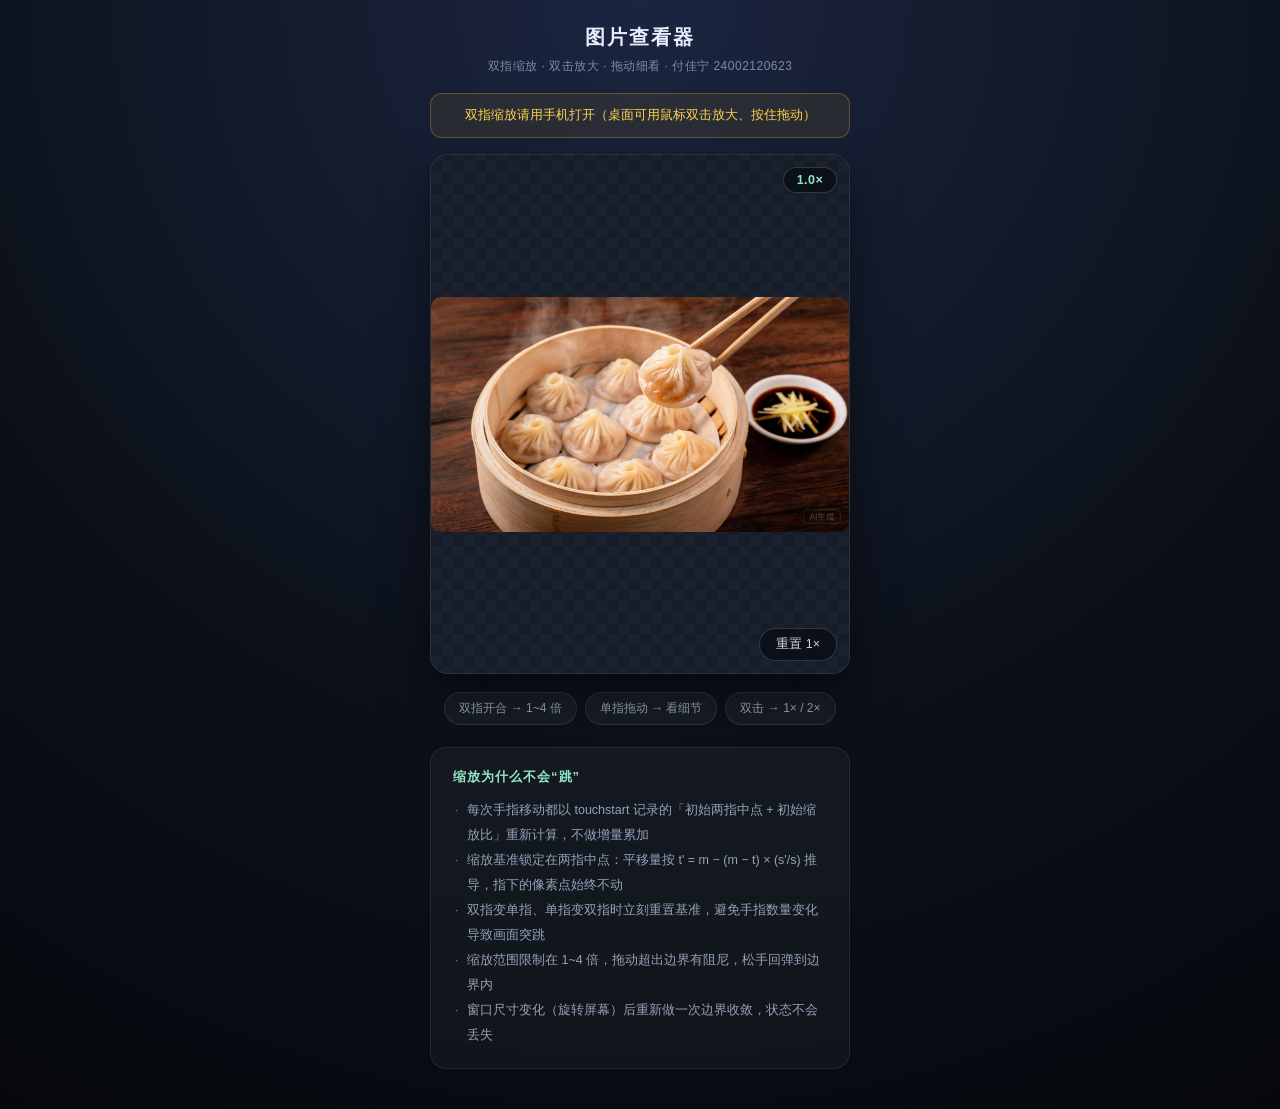
<file: mobile-zoom.html>
<!DOCTYPE html>
<html lang="zh-CN">
<head>
<!-- 任务三 · 图片查看器：双指缩放 + 双击放大 + 拖动 · 付佳宁 24002120623 -->
<meta charset="UTF-8">
<meta name="viewport" content="width=device-width, initial-scale=1.0, maximum-scale=1.0, user-scalable=no, viewport-fit=cover">
<title>图片查看器 · 双指缩放</title>
<style>
  * { margin: 0; padding: 0; box-sizing: border-box; }

  body {
    min-height: 100vh;
    padding: 24px 16px 40px;
    display: flex;
    flex-direction: column;
    align-items: center;
    font-family: -apple-system, BlinkMacSystemFont, "PingFang SC", "Microsoft YaHei", sans-serif;
    color: #e8eefc;
    background: radial-gradient(circle at 50% 0%, #1b2540 0%, #0b1018 60%, #06080d 100%);
    -webkit-tap-highlight-color: transparent;
    overflow-x: hidden;
  }

  .wy_head { text-align: center; margin-bottom: 18px; }
  .wy_head h1 { font-size: 20px; font-weight: 600; letter-spacing: 2px; }
  .wy_head p { margin-top: 7px; font-size: 12px; color: #7d8ba6; letter-spacing: .5px; }

  /* wy_ 提示条：桌面环境看不到双指操作 */
  .wy_notice {
    width: 100%;
    max-width: 420px;
    margin-bottom: 16px;
    padding: 11px 16px;
    border-radius: 12px;
    border: 1px solid rgba(251, 191, 36, .28);
    background: rgba(251, 191, 36, .08);
    color: #fcd34d;
    font-size: 12.5px;
    line-height: 1.7;
    text-align: center;
  }

  /* ---------- 缩放舞台 ---------- */
  /* wy_ overflow:hidden 裁掉溢出部分，touch-action:none 禁止浏览器自带手势 */
  .wy_stage {
    position: relative;
    width: 100%;
    max-width: 420px;
    height: 58vh;
    min-height: 300px;
    max-height: 520px;
    display: flex;
    align-items: center;
    justify-content: center;
    overflow: hidden;
    touch-action: none;
    -webkit-user-select: none;
    user-select: none;
    border-radius: 18px;
    background:
      linear-gradient(rgba(255, 255, 255, .035), rgba(255, 255, 255, .035)),
      repeating-conic-gradient(#121a27 0% 25%, #0e1520 0% 50%) 50% / 22px 22px;
    border: 1px solid rgba(255, 255, 255, .08);
    box-shadow: 0 22px 48px rgba(0, 0, 0, .5);
  }

  .wy_img {
    max-width: 100%;
    max-height: 100%;
    display: block;
    transform-origin: center center;
    will-change: transform;
    border-radius: 10px;
    touch-action: none;
    -webkit-user-drag: none;
  }

  /* wy_ 缩放比例指示器（加分项） */
  .wy_badge {
    position: absolute;
    right: 12px;
    top: 12px;
    min-width: 54px;
    padding: 5px 12px;
    border-radius: 999px;
    border: 1px solid rgba(255, 255, 255, .16);
    background: rgba(8, 12, 20, .78);
    color: #93e6c4;
    font-size: 12.5px;
    font-weight: 700;
    text-align: center;
    letter-spacing: .5px;
    pointer-events: none;
  }

  .wy_reset {
    position: absolute;
    right: 12px;
    bottom: 12px;
    padding: 7px 16px;
    border-radius: 999px;
    border: 1px solid rgba(255, 255, 255, .16);
    background: rgba(8, 12, 20, .78);
    color: #cbd5e1;
    font-size: 12.5px;
    font-family: inherit;
    cursor: pointer;
  }
  .wy_reset:active { background: rgba(255, 255, 255, .14); }

  /* wy_ 舞台下方的操作提示 */
  .wy_bar {
    width: 100%;
    max-width: 420px;
    margin-top: 18px;
    display: flex;
    flex-wrap: wrap;
    justify-content: center;
    gap: 8px;
  }
  .wy_chip {
    padding: 7px 14px;
    border-radius: 999px;
    border: 1px solid rgba(255, 255, 255, .1);
    background: rgba(255, 255, 255, .05);
    color: #9aa9c0;
    font-size: 12px;
  }

  .wy_help {
    width: 100%;
    max-width: 420px;
    margin-top: 22px;
    padding: 20px 22px;
    border-radius: 16px;
    border: 1px solid rgba(255, 255, 255, .08);
    background: rgba(255, 255, 255, .04);
  }
  .wy_help h3 { font-size: 13px; color: #93e6c4; letter-spacing: 1px; margin-bottom: 12px; }
  .wy_help li {
    list-style: none;
    position: relative;
    padding-left: 14px;
    font-size: 12.5px;
    line-height: 2;
    color: #93a2b9;
  }
  .wy_help li::before { content: "·"; position: absolute; left: 2px; color: #64748b; }
</style>
</head>
<body>

  <header class="wy_head">
    <h1>图片查看器</h1>
    <p>双指缩放 · 双击放大 · 拖动细看 · 付佳宁 24002120623</p>
  </header>

  <div class="wy_notice">双指缩放请用手机打开（桌面可用鼠标双击放大、按住拖动）</div>

  <div class="wy_stage" id="wy_stage">
    <img class="wy_img" id="wy_img" src="[data-uri]" alt="小笼包特写">
    <span class="wy_badge" id="wy_badge">1.0×</span>
    <button class="wy_reset" id="wy_reset" type="button">重置 1×</button>
  </div>

  <div class="wy_bar">
    <span class="wy_chip">双指开合 → 1~4 倍</span>
    <span class="wy_chip">单指拖动 → 看细节</span>
    <span class="wy_chip">双击 → 1× / 2×</span>
  </div>

  <section class="wy_help">
    <h3>缩放为什么不会“跳”</h3>
    <ul>
      <li>每次手指移动都以 touchstart 记录的「初始两指中点 + 初始缩放比」重新计算，不做增量累加</li>
      <li>缩放基准锁定在两指中点：平移量按 t' = m − (m − t) × (s'/s) 推导，指下的像素点始终不动</li>
      <li>双指变单指、单指变双指时立刻重置基准，避免手指数量变化导致画面突跳</li>
      <li>缩放范围限制在 1~4 倍，拖动超出边界有阻尼，松手回弹到边界内</li>
      <li>窗口尺寸变化（旋转屏幕）后重新做一次边界收敛，状态不会丢失</li>
    </ul>
  </section>

<script>
  /* ========== 任务三 · 图片查看器 · 付佳宁 24002120623 ========== */

  var wy_stage = document.getElementById('wy_stage');
  var wy_img = document.getElementById('wy_img');
  var wy_badge = document.getElementById('wy_badge');
  var wy_reset = document.getElementById('wy_reset');

  // wy_ 当前变换状态
  var wy_scale = 1;          // wy_ 缩放倍数
  var wy_tx = 0;             // wy_ 横向平移
  var wy_ty = 0;             // wy_ 纵向平移

  // wy_ 缩放范围
  var wy_minScale = 1;
  var wy_maxScale = 4;

  // wy_ 手势基准状态
  var wy_mode = 'none';      // wy_ none / one / two
  var wy_startX = 0;         // wy_ 单指按下点
  var wy_startY = 0;
  var wy_startTx = 0;        // wy_ 手势开始时的平移
  var wy_startTy = 0;
  var wy_startScale = 1;     // wy_ 手势开始时的缩放
  var wy_startDist = 1;      // wy_ 双指初始距离
  var wy_startMidX = 0;      // wy_ 双指初始中点（相对容器中心）
  var wy_startMidY = 0;

  // wy_ 双击识别
  var wy_lastTapTime = 0;
  var wy_lastTouchTime = 0;  // wy_ 最近一次触摸时间
  var wy_moved = false;      // wy_ 本次触摸是否发生过明显移动
  var wy_mouseDown = false;  // wy_ 桌面鼠标拖动状态

  // wy_ 两点距离
  function wy_distance(wy_a, wy_b) {
    var wy_dx = wy_a.clientX - wy_b.clientX;
    var wy_dy = wy_a.clientY - wy_b.clientY;
    return Math.sqrt(wy_dx * wy_dx + wy_dy * wy_dy);
  }

  // wy_ 数值夹取
  function wy_clamp(wy_v, wy_min, wy_max) {
    return wy_v < wy_min ? wy_min : (wy_v > wy_max ? wy_max : wy_v);
  }

  // wy_ 可平移的最大范围（图片缩放后超出容器的部分的一半）
  function wy_maxOffset() {
    var wy_maxX = Math.max(0, (wy_img.offsetWidth * wy_scale - wy_stage.clientWidth) / 2);
    var wy_maxY = Math.max(0, (wy_img.offsetHeight * wy_scale - wy_stage.clientHeight) / 2);
    return { x: wy_maxX, y: wy_maxY };
  }

  // wy_ 越界阻尼：超出边界后只跟手 35%
  function wy_damp(wy_v, wy_max) {
    if (wy_v > wy_max) return wy_max + (wy_v - wy_max) * 0.35;
    if (wy_v < -wy_max) return -wy_max + (wy_v + wy_max) * 0.35;
    return wy_v;
  }

  // wy_ 把状态写进 transform
  function wy_apply(wy_animate) {
    wy_img.style.transition = wy_animate
      ? 'transform .25s cubic-bezier(.22, .61, .36, 1)'
      : 'none';
    wy_img.style.transform =
      'translate(' + wy_tx.toFixed(2) + 'px, ' + wy_ty.toFixed(2) + 'px) scale(' + wy_scale.toFixed(4) + ')';
    wy_badge.textContent = wy_scale.toFixed(1) + '×';
  }

  // wy_ 收敛到合法状态并回弹
  function wy_settle() {
    wy_scale = wy_clamp(wy_scale, wy_minScale, wy_maxScale);
    var wy_max = wy_maxOffset();
    wy_tx = wy_clamp(wy_tx, -wy_max.x, wy_max.x);
    wy_ty = wy_clamp(wy_ty, -wy_max.y, wy_max.y);
    wy_apply(true);
  }

  // wy_ 记录双指基准（touchstart 与中途新增手指时都会调用）
  function wy_captureTwo(wy_a, wy_b) {
    var wy_rect = wy_stage.getBoundingClientRect();
    wy_mode = 'two';
    wy_startDist = Math.max(1, wy_distance(wy_a, wy_b));
    wy_startScale = wy_scale;
    wy_startTx = wy_tx;
    wy_startTy = wy_ty;
    wy_startMidX = (wy_a.clientX + wy_b.clientX) / 2 - (wy_rect.left + wy_rect.width / 2);
    wy_startMidY = (wy_a.clientY + wy_b.clientY) / 2 - (wy_rect.top + wy_rect.height / 2);
  }

  // wy_ 触摸开始
  wy_stage.addEventListener('touchstart', function (wy_e) {
    wy_moved = false;
    wy_lastTouchTime = Date.now();  // wy_ 用于忽略触摸后浏览器模拟的 dblclick

    if (wy_e.touches.length === 2) {
      wy_captureTwo(wy_e.touches[0], wy_e.touches[1]);
      return;
    }

    if (wy_e.touches.length === 1) {
      wy_mode = 'one';
      wy_startX = wy_e.touches[0].clientX;
      wy_startY = wy_e.touches[0].clientY;
      wy_startTx = wy_tx;
      wy_startTy = wy_ty;
    }
  }, { passive: true });

  // wy_ 触摸移动
  wy_stage.addEventListener('touchmove', function (wy_e) {
    wy_e.preventDefault();  // wy_ 阻止页面跟着滚动 / 浏览器缩放

    // ---------- 双指缩放 ----------
    if (wy_e.touches.length >= 2) {
      // wy_ 单指中途变双指：立刻重新记录基准，防止跳变
      if (wy_mode !== 'two') wy_captureTwo(wy_e.touches[0], wy_e.touches[1]);

      var wy_a = wy_e.touches[0];
      var wy_b = wy_e.touches[1];
      var wy_ratio = wy_distance(wy_a, wy_b) / wy_startDist;
      var wy_targetScale = wy_clamp(wy_startScale * wy_ratio, wy_minScale, wy_maxScale);

      // wy_ 当前两指中点（相对容器中心）
      var wy_rect = wy_stage.getBoundingClientRect();
      var wy_midX = (wy_a.clientX + wy_b.clientX) / 2 - (wy_rect.left + wy_rect.width / 2);
      var wy_midY = (wy_a.clientY + wy_b.clientY) / 2 - (wy_rect.top + wy_rect.height / 2);

      // wy_ 以两指中点为基准放大：保证中点下的像素位置不动
      var wy_k = wy_targetScale / wy_startScale;
      wy_tx = wy_midX - (wy_startMidX - wy_startTx) * wy_k;
      wy_ty = wy_midY - (wy_startMidY - wy_startTy) * wy_k;
      wy_scale = wy_targetScale;

      wy_moved = true;
      wy_apply(false);
      return;
    }

    // ---------- 单指拖动（仅放大后可用） ----------
    if (wy_e.touches.length === 1 && wy_mode === 'one' && wy_scale > 1) {
      var wy_nx = wy_startTx + (wy_e.touches[0].clientX - wy_startX);
      var wy_ny = wy_startTy + (wy_e.touches[0].clientY - wy_startY);
      var wy_max = wy_maxOffset();

      wy_tx = wy_damp(wy_nx, wy_max.x);   // wy_ 越界时阻尼跟手
      wy_ty = wy_damp(wy_ny, wy_max.y);

      if (Math.abs(wy_tx - wy_startTx) > 6 || Math.abs(wy_ty - wy_startTy) > 6) wy_moved = true;
      wy_apply(false);
    }
  }, { passive: false });

  // wy_ 触摸结束
  wy_stage.addEventListener('touchend', function (wy_e) {
    // wy_ 双指松开一根：重置单指基准，避免残留位移
    if (wy_e.touches.length === 1) {
      wy_mode = 'one';
      wy_startX = wy_e.touches[0].clientX;
      wy_startY = wy_e.touches[0].clientY;
      wy_startTx = wy_tx;
      wy_startTy = wy_ty;
      return;
    }

    if (wy_e.touches.length > 0) return;

    var wy_wasSingle = wy_mode === 'one';
    wy_mode = 'none';

    // wy_ 双击识别：单指、几乎没移动、两次点击间隔 300ms 内
    if (wy_wasSingle && !wy_moved) {
      var wy_now = Date.now();
      if (wy_now - wy_lastTapTime < 300) {
        wy_doubleTap(wy_e.changedTouches[0].clientX, wy_e.changedTouches[0].clientY);
        wy_lastTapTime = 0;
        return;
      }
      wy_lastTapTime = wy_now;
    } else {
      wy_lastTapTime = 0;
    }

    wy_settle();  // wy_ 松手回弹到边界内
  }, { passive: true });

  wy_stage.addEventListener('touchcancel', function () {
    wy_mode = 'none';
    wy_settle();
  }, { passive: true });

  // wy_ 双击：1× 与 2× 之间切换，以点击位置为缩放基准
  function wy_doubleTap(wy_cx, wy_cy) {
    if (wy_scale > 1.05) {
      wy_scale = 1;
      wy_tx = 0;
      wy_ty = 0;
    } else {
      var wy_rect = wy_stage.getBoundingClientRect();
      var wy_px = wy_cx - (wy_rect.left + wy_rect.width / 2);
      var wy_py = wy_cy - (wy_rect.top + wy_rect.height / 2);
      var wy_target = 2;
      var wy_k = wy_target / wy_scale;

      // wy_ 保持点击点位置不变：t' = p - (p - t) × k
      wy_tx = wy_px - (wy_px - wy_tx) * wy_k;
      wy_ty = wy_py - (wy_py - wy_ty) * wy_k;
      wy_scale = wy_target;
    }
    wy_settle();
  }

  // wy_ 重置按钮
  wy_reset.addEventListener('click', function () {
    wy_scale = 1;
    wy_tx = 0;
    wy_ty = 0;
    wy_apply(true);
  });

  /* ---------- wy_ 桌面鼠标支持：方便在电脑上验收演示 ---------- */

  // wy_ 鼠标双击：1× / 2× 切换（触摸后会触发模拟 dblclick，需忽略）
  wy_stage.addEventListener('dblclick', function (wy_e) {
    if (Date.now() - wy_lastTouchTime < 800) return;
    wy_doubleTap(wy_e.clientX, wy_e.clientY);
  });

  // wy_ 鼠标按住拖动（放大后才生效）
  wy_stage.addEventListener('mousedown', function (wy_e) {
    if (wy_scale <= 1) return;
    wy_mouseDown = true;
    wy_startX = wy_e.clientX;
    wy_startY = wy_e.clientY;
    wy_startTx = wy_tx;
    wy_startTy = wy_ty;
    wy_e.preventDefault();
  });

  wy_stage.addEventListener('mousemove', function (wy_e) {
    if (!wy_mouseDown) return;
    var wy_max = wy_maxOffset();
    wy_tx = wy_damp(wy_startTx + (wy_e.clientX - wy_startX), wy_max.x);
    wy_ty = wy_damp(wy_startTy + (wy_e.clientY - wy_startY), wy_max.y);
    wy_apply(false);
  });

  window.addEventListener('mouseup', function () {
    if (!wy_mouseDown) return;
    wy_mouseDown = false;
    wy_settle();
  });

  // wy_ 旋转屏幕 / 改变窗口尺寸后重新收敛，状态不丢失
  window.addEventListener('resize', function () {
    wy_settle();
  });
  window.addEventListener('orientationchange', function () {
    setTimeout(wy_settle, 260);  // wy_ 等浏览器完成布局再算出新边界
  });

  wy_apply(false);
</script>
</body>
</html>
</file>
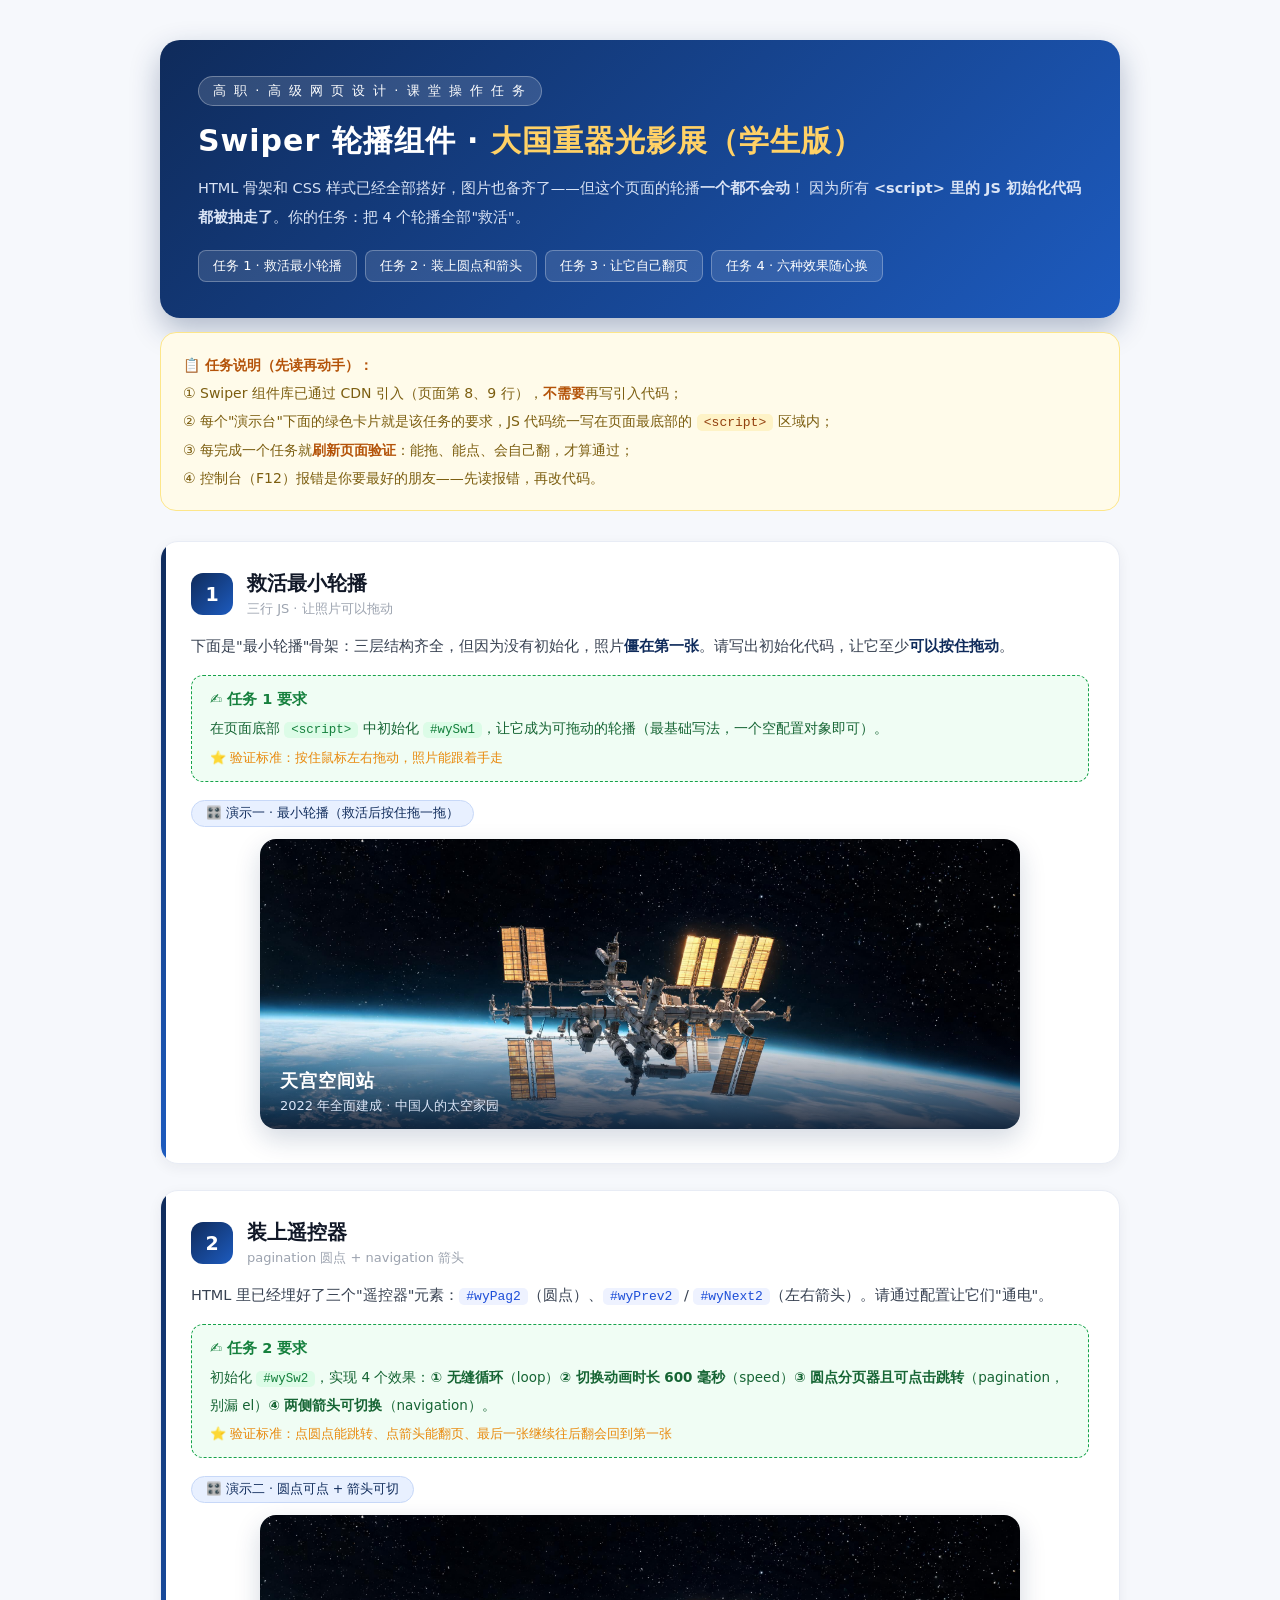
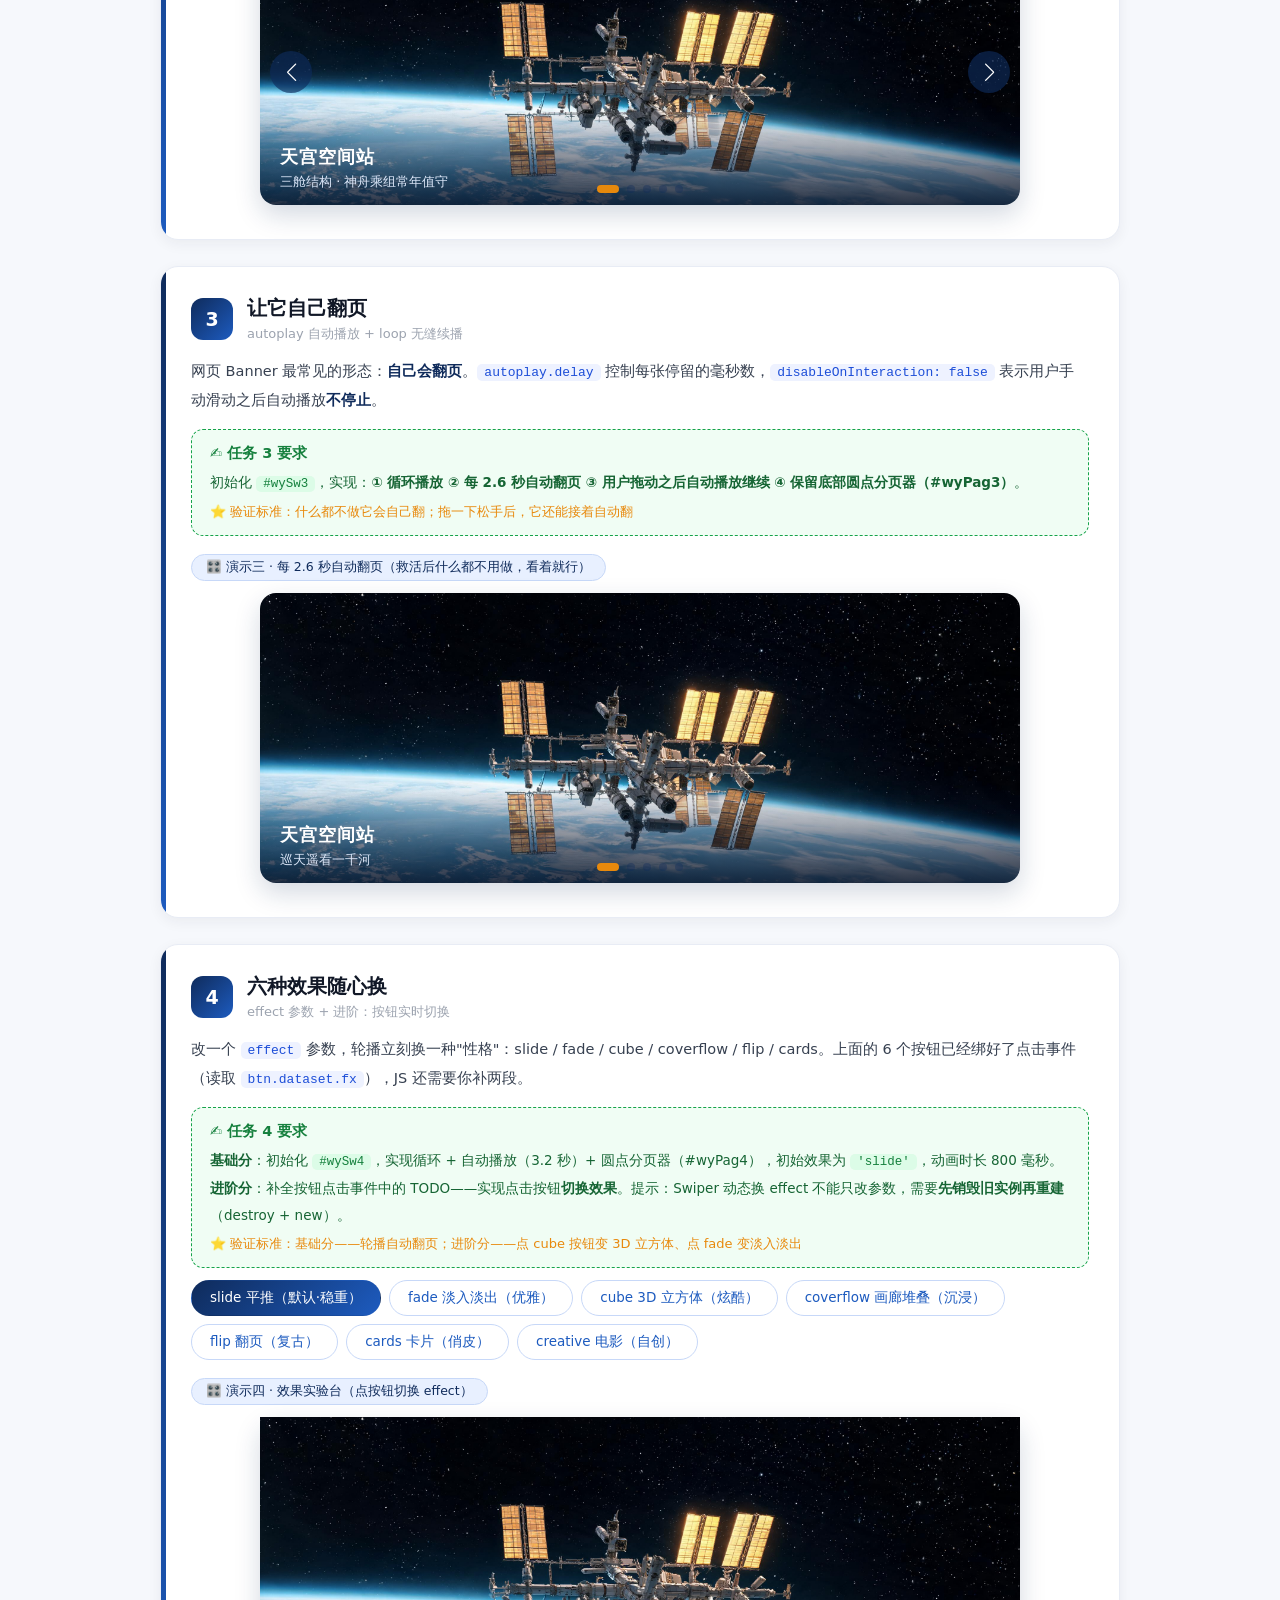
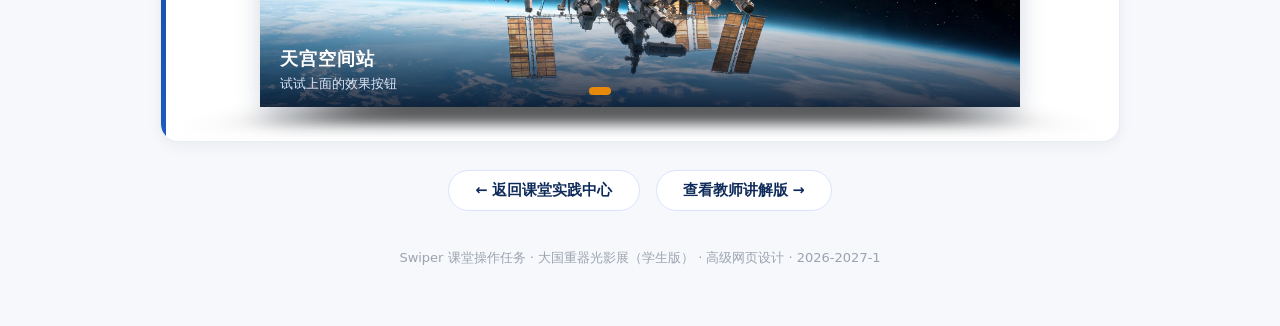
<file: swiper-task.html>
<!DOCTYPE html>
<html lang="zh-CN">
<head>
<meta charset="UTF-8">
<meta name="viewport" content="width=device-width, initial-scale=1.0">
<title>Swiper 课堂操作任务 · 大国重器光影展 · 补全 JS</title>
<!-- Swiper 官方组件库已通过 CDN 引入好，学生只需在底部 <script> 中写初始化代码 -->
<link rel="stylesheet" href="https://cdn.jsdelivr.net/npm/swiper@11/swiper-bundle.min.css">
<script src="https://cdn.jsdelivr.net/npm/swiper@11/swiper-bundle.min.js"></script>
<style>
  *{margin:0;padding:0;box-sizing:border-box}
  body{font-family:"Microsoft YaHei","PingFang SC",system-ui,sans-serif;background:#f6f8fc;color:#1f2937}
  .wy-wrap{max-width:1000px;margin:0 auto;padding:40px 20px 60px}

  /* 头部 */
  .wy-head{background:linear-gradient(135deg,#0f2b5b,#1d5bbf);border-radius:20px;padding:36px 38px;color:#fff;margin-bottom:14px;box-shadow:0 12px 30px rgba(15,43,91,.3)}
  .wy-head .wy-badge{display:inline-block;padding:5px 14px;border-radius:999px;background:rgba(255,255,255,.14);border:1px solid rgba(255,255,255,.3);font-size:13px;letter-spacing:2px;margin-bottom:14px}
  .wy-head h1{font-size:30px;letter-spacing:1px;line-height:1.4}
  .wy-head h1 b{color:#ffd166}
  .wy-head p{margin-top:12px;font-size:14.5px;color:#d9e3f5;line-height:2}
  .wy-goals{display:flex;flex-wrap:wrap;gap:8px;margin-top:18px}
  .wy-goals i{font-style:normal;font-size:13px;background:rgba(255,255,255,.12);border:1px solid rgba(255,255,255,.28);padding:6px 14px;border-radius:8px}

  /* 任务说明框 */
  .wy-rule{background:#fffbea;border:1px solid #fde68a;border-radius:16px;padding:18px 22px;margin-bottom:30px;font-size:14px;color:#7c5e10;line-height:2}
  .wy-rule b{color:#b45309}
  .wy-rule code{background:#fef3c7;color:#92400e;padding:1px 7px;border-radius:5px;font-family:Consolas,monospace;font-size:13px}

  /* 章节 */
  .wy-sec{background:#fff;border-radius:18px;padding:28px 30px;margin-bottom:26px;border:1px solid #e8ecf5;box-shadow:0 4px 14px rgba(31,41,55,.06);position:relative;overflow:hidden}
  .wy-sec::before{content:"";position:absolute;left:0;top:0;bottom:0;width:5px;background:linear-gradient(#0f2b5b,#1d5bbf)}
  .wy-sec-head{display:flex;align-items:center;gap:14px;margin-bottom:14px}
  .wy-sec-head .wy-no{flex:none;width:42px;height:42px;border-radius:12px;background:linear-gradient(135deg,#0f2b5b,#1d5bbf);color:#fff;font-size:19px;font-weight:bold;display:flex;align-items:center;justify-content:center}
  .wy-sec-head h2{font-size:20px;color:#111827}
  .wy-sec-head small{display:block;font-weight:normal;color:#9ca3af;font-size:13px;margin-top:3px}
  .wy-sec p.wy-txt{font-size:14.5px;color:#374151;line-height:2;margin-bottom:10px}
  .wy-sec p.wy-txt b{color:#0f2b5b}
  .wy-sec code{background:#eef2ff;color:#1d4ed8;padding:1px 7px;border-radius:5px;font-family:Consolas,monospace;font-size:13px}

  /* 任务要求卡 */
  .wy-req{background:#f0fdf4;border:1.5px dashed #16a34a;border-radius:12px;padding:14px 18px;margin:14px 0 6px}
  .wy-req h3{font-size:14.5px;color:#15803d;margin-bottom:6px}
  .wy-req p{font-size:13.5px;color:#166534;line-height:2}
  .wy-req code{background:#dcfce7;color:#15803d;padding:1px 7px;border-radius:5px;font-family:Consolas,monospace;font-size:12.5px}
  .wy-req .wy-star{color:#e8890c;font-size:13px;display:block;margin-top:6px}

  /* 演示台 */
  .wy-demo{margin:18px 0 6px}
  .wy-demo .wy-demo-tag{display:inline-block;font-size:12.5px;color:#0f2b5b;background:#e8f0ff;border:1px solid #c7d8f8;border-radius:999px;padding:4px 14px;margin-bottom:12px}
  .wy-swiper{width:100%;max-width:760px;margin:0 auto;border-radius:16px;overflow:visible!important}
  .wy-swiper .swiper{border-radius:16px;box-shadow:0 10px 26px rgba(15,43,91,.18)}
  .wy-swiper .swiper-slide{position:relative;height:290px}
  .wy-swiper .swiper-slide img{width:100%;height:100%;object-fit:cover;display:block}
  .wy-swiper .wy-cap{
    position:absolute;left:0;right:0;bottom:0;padding:34px 20px 14px;color:#fff;
    background:linear-gradient(transparent,rgba(5,15,35,.82));
  }
  .wy-swiper .wy-cap h3{font-size:18px;letter-spacing:1px}
  .wy-swiper .wy-cap p{font-size:13px;color:#dbe6f8;margin-top:4px}
  /* 分页器配色 */
  .wy-swiper .swiper-pagination-bullet{background:#0f2b5b;opacity:.35}
  .wy-swiper .swiper-pagination-bullet-active{background:#e8890c;opacity:1;width:22px;border-radius:6px}
  /* 导航按钮配色 */
  .wy-swiper .swiper-button-next,.wy-swiper .swiper-button-prev{
    width:42px;height:42px;border-radius:50%;background:rgba(15,43,91,.65);color:#fff;
    --swiper-navigation-size:18px;transition:background .2s;
  }
  .wy-swiper .swiper-button-next:hover,.wy-swiper .swiper-button-prev:hover{background:#e8890c}

  /* 效果切换按钮 */
  .wy-fx{display:flex;flex-wrap:wrap;gap:8px;margin:12px 0 2px}
  .wy-fx button{
    border:1.5px solid #c7d8f8;background:#fff;color:#1d5bbf;font-size:13.5px;
    padding:8px 18px;border-radius:999px;cursor:pointer;transition:all .2s;font-family:inherit;
  }
  .wy-fx button:hover{transform:translateY(-2px);box-shadow:0 6px 14px rgba(29,91,191,.18)}
  .wy-fx button.wy-on{background:linear-gradient(135deg,#0f2b5b,#1d5bbf);color:#fff;border-color:transparent}

  .wy-back{text-align:center;margin-top:28px}
  .wy-back a{display:inline-block;text-decoration:none;color:#0f2b5b;font-size:14.5px;font-weight:bold;background:#fff;border:1px solid #dbe4ff;border-radius:999px;padding:10px 26px;transition:transform .2s,box-shadow .2s}
  .wy-back a:hover{transform:translateY(-2px);box-shadow:0 8px 18px rgba(15,43,91,.15)}

  footer{text-align:center;margin-top:34px;color:#9ca3af;font-size:13px;line-height:2}
</style>
</head>
<body>
<div class="wy-wrap">

  <div class="wy-head">
    <span class="wy-badge">高 职 · 高 级 网 页 设 计 · 课 堂 操 作 任 务</span>
    <h1>Swiper 轮播组件 · <b>大国重器光影展（学生版）</b></h1>
    <p>HTML 骨架和 CSS 样式已经全部搭好，图片也备齐了——但这个页面的轮播<b>一个都不会动</b>！
    因为所有 <b>&lt;script&gt; 里的 JS 初始化代码都被抽走了</b>。你的任务：把 4 个轮播全部"救活"。</p>
    <div class="wy-goals"><i>任务 1 · 救活最小轮播</i><i>任务 2 · 装上圆点和箭头</i><i>任务 3 · 让它自己翻页</i><i>任务 4 · 六种效果随心换</i></div>
  </div>

  <div class="wy-rule">
    <b>📋 任务说明（先读再动手）：</b><br>
    ① Swiper 组件库已通过 CDN 引入（页面第 8、9 行），<b>不需要</b>再写引入代码；<br>
    ② 每个"演示台"下面的绿色卡片就是该任务的要求，JS 代码统一写在页面最底部的 <code>&lt;script&gt;</code> 区域内；<br>
    ③ 每完成一个任务就<b>刷新页面验证</b>：能拖、能点、会自己翻，才算通过；<br>
    ④ 控制台（F12）报错是你要最好的朋友——先读报错，再改代码。
  </div>

  <!-- 任务 1 -->
  <div class="wy-sec">
    <div class="wy-sec-head">
      <span class="wy-no">1</span>
      <h2>救活最小轮播<small>三行 JS · 让照片可以拖动</small></h2>
    </div>
    <p class="wy-txt">下面是"最小轮播"骨架：三层结构齐全，但因为没有初始化，照片<b>僵在第一张</b>。请写出初始化代码，让它至少<b>可以按住拖动</b>。</p>
    <div class="wy-req">
      <h3>✍️ 任务 1 要求</h3>
      <p>在页面底部 <code>&lt;script&gt;</code> 中初始化 <code>#wySw1</code>，让它成为可拖动的轮播（最基础写法，一个空配置对象即可）。</p>
      <span class="wy-star">⭐ 验证标准：按住鼠标左右拖动，照片能跟着手走</span>
    </div>
    <div class="wy-demo">
      <span class="wy-demo-tag">🎛️ 演示一 · 最小轮播（救活后按住拖一拖）</span>
      <div class="wy-swiper">
        <div class="swiper" id="wySw1">
          <div class="swiper-wrapper">
            <div class="swiper-slide"><img src="swiper-imgs/tiangong_1.jpg" alt="天宫空间站"><div class="wy-cap"><h3>天宫空间站</h3><p>2022 年全面建成 · 中国人的太空家园</p></div></div>
            <div class="swiper-slide"><img src="swiper-imgs/fuxing_1.jpg" alt="复兴号动车组"><div class="wy-cap"><h3>复兴号动车组</h3><p>350 km/h · 世界商业运营最高时速</p></div></div>
            <div class="swiper-slide"><img src="swiper-imgs/c919_1.jpg" alt="C919大飞机"><div class="wy-cap"><h3>C919 大飞机</h3><p>2023 年商业首航 · 国产干线客机翱翔蓝天</p></div></div>
            <div class="swiper-slide"><img src="swiper-imgs/fendouzhe_1.jpg" alt="奋斗者号"><div class="wy-cap"><h3>奋斗者号</h3><p>10909 米 · 触碰地球第四极马里亚纳海沟</p></div></div>
            <div class="swiper-slide"><img src="swiper-imgs/fast_1.jpg" alt="中国天眼"><div class="wy-cap"><h3>中国天眼 FAST</h3><p>500 米口径 · 世界最大单口径射电望远镜</p></div></div>
          </div>
        </div>
      </div>
    </div>
  </div>

  <!-- 任务 2 -->
  <div class="wy-sec">
    <div class="wy-sec-head">
      <span class="wy-no">2</span>
      <h2>装上遥控器<small>pagination 圆点 + navigation 箭头</small></h2>
    </div>
    <p class="wy-txt">HTML 里已经埋好了三个"遥控器"元素：<code>#wyPag2</code>（圆点）、<code>#wyPrev2</code> / <code>#wyNext2</code>（左右箭头）。请通过配置让它们"通电"。</p>
    <div class="wy-req">
      <h3>✍️ 任务 2 要求</h3>
      <p>初始化 <code>#wySw2</code>，实现 4 个效果：<b>① 无缝循环</b>（loop）<b>② 切换动画时长 600 毫秒</b>（speed）<b>③ 圆点分页器且可点击跳转</b>（pagination，别漏 el）<b>④ 两侧箭头可切换</b>（navigation）。</p>
      <span class="wy-star">⭐ 验证标准：点圆点能跳转、点箭头能翻页、最后一张继续往后翻会回到第一张</span>
    </div>
    <div class="wy-demo">
      <span class="wy-demo-tag">🎛️ 演示二 · 圆点可点 + 箭头可切</span>
      <div class="wy-swiper">
        <div class="swiper" id="wySw2">
          <div class="swiper-wrapper">
            <div class="swiper-slide"><img src="swiper-imgs/tiangong_1.jpg" alt="天宫空间站"><div class="wy-cap"><h3>天宫空间站</h3><p>三舱结构 · 神舟乘组常年值守</p></div></div>
            <div class="swiper-slide"><img src="swiper-imgs/fuxing_1.jpg" alt="复兴号动车组"><div class="wy-cap"><h3>复兴号动车组</h3><p>京张高铁智能驾驶 · 百年京张到智能京张</p></div></div>
            <div class="swiper-slide"><img src="swiper-imgs/c919_1.jpg" alt="C919大飞机"><div class="wy-cap"><h3>C919 大飞机</h3><p>让中国人的大飞机梦照进现实</p></div></div>
            <div class="swiper-slide"><img src="swiper-imgs/fendouzhe_1.jpg" alt="奋斗者号"><div class="wy-cap"><h3>奋斗者号</h3><p>坐底万米 · 深海探测进入"中国时代"</p></div></div>
            <div class="swiper-slide"><img src="swiper-imgs/fast_1.jpg" alt="中国天眼"><div class="wy-cap"><h3>中国天眼 FAST</h3><p>南仁东先生 22 年铸就的观天巨目</p></div></div>
          </div>
          <div class="swiper-pagination" id="wyPag2"></div>
          <div class="swiper-button-prev" id="wyPrev2"></div>
          <div class="swiper-button-next" id="wyNext2"></div>
        </div>
      </div>
    </div>
  </div>

  <!-- 任务 3 -->
  <div class="wy-sec">
    <div class="wy-sec-head">
      <span class="wy-no">3</span>
      <h2>让它自己翻页<small>autoplay 自动播放 + loop 无缝续播</small></h2>
    </div>
    <p class="wy-txt">网页 Banner 最常见的形态：<b>自己会翻页</b>。<code>autoplay.delay</code> 控制每张停留的毫秒数，<code>disableOnInteraction: false</code> 表示用户手动滑动之后自动播放<b>不停止</b>。</p>
    <div class="wy-req">
      <h3>✍️ 任务 3 要求</h3>
      <p>初始化 <code>#wySw3</code>，实现：<b>① 循环播放</b> <b>② 每 2.6 秒自动翻页</b> <b>③ 用户拖动之后自动播放继续</b> <b>④ 保留底部圆点分页器（#wyPag3）</b>。</p>
      <span class="wy-star">⭐ 验证标准：什么都不做它会自己翻；拖一下松手后，它还能接着自动翻</span>
    </div>
    <div class="wy-demo">
      <span class="wy-demo-tag">🎛️ 演示三 · 每 2.6 秒自动翻页（救活后什么都不用做，看着就行）</span>
      <div class="wy-swiper">
        <div class="swiper" id="wySw3">
          <div class="swiper-wrapper">
            <div class="swiper-slide"><img src="swiper-imgs/tiangong_1.jpg" alt="天宫空间站"><div class="wy-cap"><h3>天宫空间站</h3><p>巡天遥看一千河</p></div></div>
            <div class="swiper-slide"><img src="swiper-imgs/fuxing_1.jpg" alt="复兴号动车组"><div class="wy-cap"><h3>复兴号动车组</h3><p>中国速度 · 风驰电掣</p></div></div>
            <div class="swiper-slide"><img src="swiper-imgs/c919_1.jpg" alt="C919大飞机"><div class="wy-cap"><h3>C919 大飞机</h3><p>蓝天之上 · 大国担当</p></div></div>
            <div class="swiper-slide"><img src="swiper-imgs/fendouzhe_1.jpg" alt="奋斗者号"><div class="wy-cap"><h3>奋斗者号</h3><p>万米深潜 · 无畏探索</p></div></div>
            <div class="swiper-slide"><img src="swiper-imgs/fast_1.jpg" alt="中国天眼"><div class="wy-cap"><h3>中国天眼 FAST</h3><p>仰望星空 · 脚踏实地</p></div></div>
          </div>
          <div class="swiper-pagination" id="wyPag3"></div>
        </div>
      </div>
    </div>
  </div>

  <!-- 任务 4 -->
  <div class="wy-sec">
    <div class="wy-sec-head">
      <span class="wy-no">4</span>
      <h2>六种效果随心换<small>effect 参数 + 进阶：按钮实时切换</small></h2>
    </div>
    <p class="wy-txt">改一个 <code>effect</code> 参数，轮播立刻换一种"性格"：slide / fade / cube / coverflow / flip / cards。上面的 6 个按钮已经绑好了点击事件（读取 <code>btn.dataset.fx</code>），JS 还需要你补两段。</p>
    <div class="wy-req">
      <h3>✍️ 任务 4 要求</h3>
      <p><b>基础分</b>：初始化 <code>#wySw4</code>，实现循环 + 自动播放（3.2 秒）+ 圆点分页器（#wyPag4），初始效果为 <code>'slide'</code>，动画时长 800 毫秒。</p>
      <p><b>进阶分</b>：补全按钮点击事件中的 TODO——实现点击按钮<b>切换效果</b>。提示：Swiper 动态换 effect 不能只改参数，需要<b>先销毁旧实例再重建</b>（destroy + new）。</p>
      <span class="wy-star">⭐ 验证标准：基础分——轮播自动翻页；进阶分——点 cube 按钮变 3D 立方体、点 fade 变淡入淡出</span>
    </div>
    <div class="wy-fx">
      <button class="wy-on" data-fx="slide">slide 平推（默认·稳重）</button>
      <button data-fx="fade">fade 淡入淡出（优雅）</button>
      <button data-fx="cube">cube 3D 立方体（炫酷）</button>
      <button data-fx="coverflow">coverflow 画廊堆叠（沉浸）</button>
      <button data-fx="flip">flip 翻页（复古）</button>
      <button data-fx="cards">cards 卡片（俏皮）</button>
      <button data-fx="creative">creative 电影（自创）</button>
    </div>
    <div class="wy-demo">
      <span class="wy-demo-tag">🎛️ 演示四 · 效果实验台（点按钮切换 effect）</span>
      <div class="wy-swiper">
        <div class="swiper" id="wySw4">
          <div class="swiper-wrapper">
            <div class="swiper-slide"><img src="swiper-imgs/tiangong_1.jpg" alt="天宫空间站"><div class="wy-cap"><h3>天宫空间站</h3><p>试试上面的效果按钮</p></div></div>
            <div class="swiper-slide"><img src="swiper-imgs/fuxing_1.jpg" alt="复兴号动车组"><div class="wy-cap"><h3>复兴号动车组</h3><p>同一组照片，六种讲述方式</p></div></div>
            <div class="swiper-slide"><img src="swiper-imgs/c919_1.jpg" alt="C919大飞机"><div class="wy-cap"><h3>C919 大飞机</h3><p>企业官网爱用 fade</p></div></div>
            <div class="swiper-slide"><img src="swiper-imgs/fendouzhe_1.jpg" alt="奋斗者号"><div class="wy-cap"><h3>奋斗者号</h3><p>游戏网站爱用 cube</p></div></div>
            <div class="swiper-slide"><img src="swiper-imgs/fast_1.jpg" alt="中国天眼"><div class="wy-cap"><h3>中国天眼 FAST</h3><p>相册页面爱用 coverflow</p></div></div>
            <div class="swiper-slide"><img src="swiper-imgs/moduhao_1.jpg" alt="魔都号邮轮"><div class="wy-cap"><h3>爱达·魔都号</h3><p>邮轮也来试试七种效果</p></div></div>
          </div>
          <div class="swiper-pagination" id="wyPag4"></div>
        </div>
      </div>
    </div>
  </div>

  <div class="wy-back"><a href="index.html">← 返回课堂实践中心</a>　<a href="swiper-lesson.html">查看教师讲解版 →</a></div>

  <footer>Swiper 课堂操作任务 · 大国重器光影展（学生版） · 高级网页设计 · 2026-2027-1</footer>
</div>

<script>
  // ══════════════════════════════════════════════════════════
  //  ✍️ 学生作答区：把 4 个轮播全部救活（参考各演示台上方的绿色任务卡）
  // ══════════════════════════════════════════════════════════

  // ── 任务 1：初始化 #wySw1，让它至少可以拖动 ──
  // TODO: 在这里写你的代码
var swiper = new Swiper("#wySw1", {});

  // ── 任务 2：初始化 #wySw2，循环 + 600ms + 圆点可点 + 箭头切换 ──
  // TODO: 在这里写你的代码
var swiper = new Swiper("#wySw2", {
      speed:600,
      loop: true,
      pagination: {
        el: "#wyPag2",
        clickable: true,
      },
      navigation: {
        nextEl: "#wyNext2",
        prevEl: "#wyPrev2",
      },
    });

  // ── 任务 3：初始化 #wySw3，循环 + 2.6 秒自动翻页 + 拖动后不停 + 圆点 ──
  // TODO: 在这里写你的代码
 var swiper = new Swiper("#wySw3", {
      autoplay: {
        delay: 2600,
        disableOnInteraction: false,
      },
      pagination: {
        el: "#wyPag3",
        clickable: true,
      },
    });

  // ── 任务 4：初始化 #wySw4（第二轮 · 精准修正版 · 4 处硬伤全部消除） ──
  function wySw4Config(fx) {
    return {
      effect: fx,
      loop: true,
      speed: 800,
      keyboard: { enabled: true, onlyInViewport: false },
      autoplay: {
        delay: 3200,
        disableOnInteraction: false,
      },
      pagination: {
        el: "#wyPag4",
        clickable: true,
      },
      cubeEffect: { shadow: true, slideShadows: true, shadowOffset: 20, shadowScale: 0.94 },
      coverflowEffect: { rotate: 30, stretch: 0, depth: 100, modifier: 1, slideShadows: true },
      flipEffect: { slideShadows: true, limitRotation: true },
      cardsEffect: { slideShadows: true },
      fadeEffect: { crossFade: true },
      creativeEffect: {
        prev: { translate: ['-15%', 0, -200], rotate: [0, 0, 5], scale: 0.85, opacity: 0.55 },
        next: { translate: ['15%', 0, -200], rotate: [0, 0, -5], scale: 0.85, opacity: 0.55 },
      },
    };
  }

  var wySw4Instance = new Swiper("#wySw4", wySw4Config("cube"));

  // ── 任务 4 进阶：补全按钮点击事件，实现六种效果实时切换 ──
  // 提示 1：动态换 effect 只改参数是无效的，必须销毁旧实例再重建（destroy + new）
  // 提示 2：按钮上已有 data-fx 属性，用 btn.dataset.fx 读取要切换的效果名
  document.querySelectorAll('.wy-fx button').forEach(function(btn){
    btn.addEventListener('click', function(){
      // TODO 1：先给当前按钮加 wy-on 类、其余按钮去掉 wy-on（高亮当前按钮）
      document.querySelectorAll('.wy-fx button').forEach(function(b){
        b.classList.remove('wy-on');
      });
      btn.classList.add('wy-on');

      // TODO 2：销毁旧的 wySw4 实例
      wySw4Instance.destroy(true, true);

      // TODO 3：用新 effect 重建实例（把其它配置原样保留）
      wySw4Instance = new Swiper("#wySw4", wySw4Config(btn.dataset.fx));
    });
  });
</script>
</body>
</html>
</file>
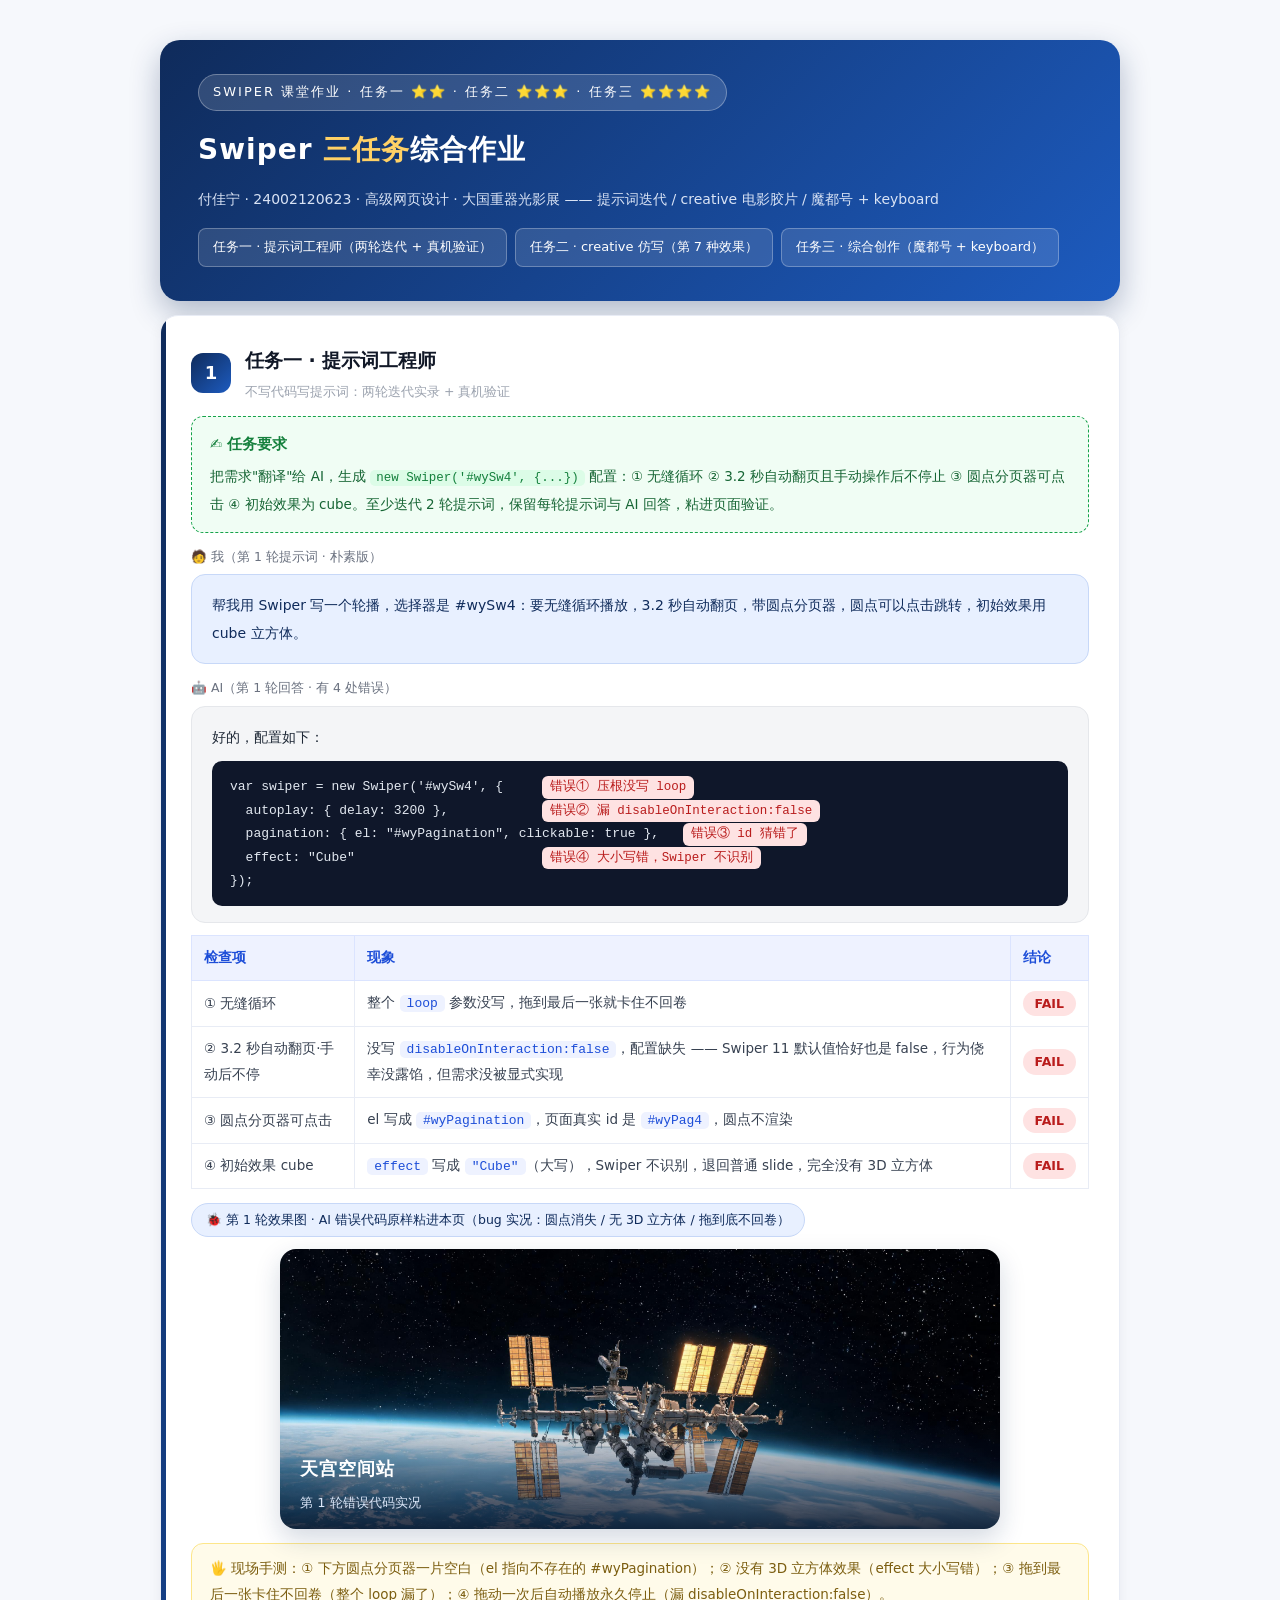
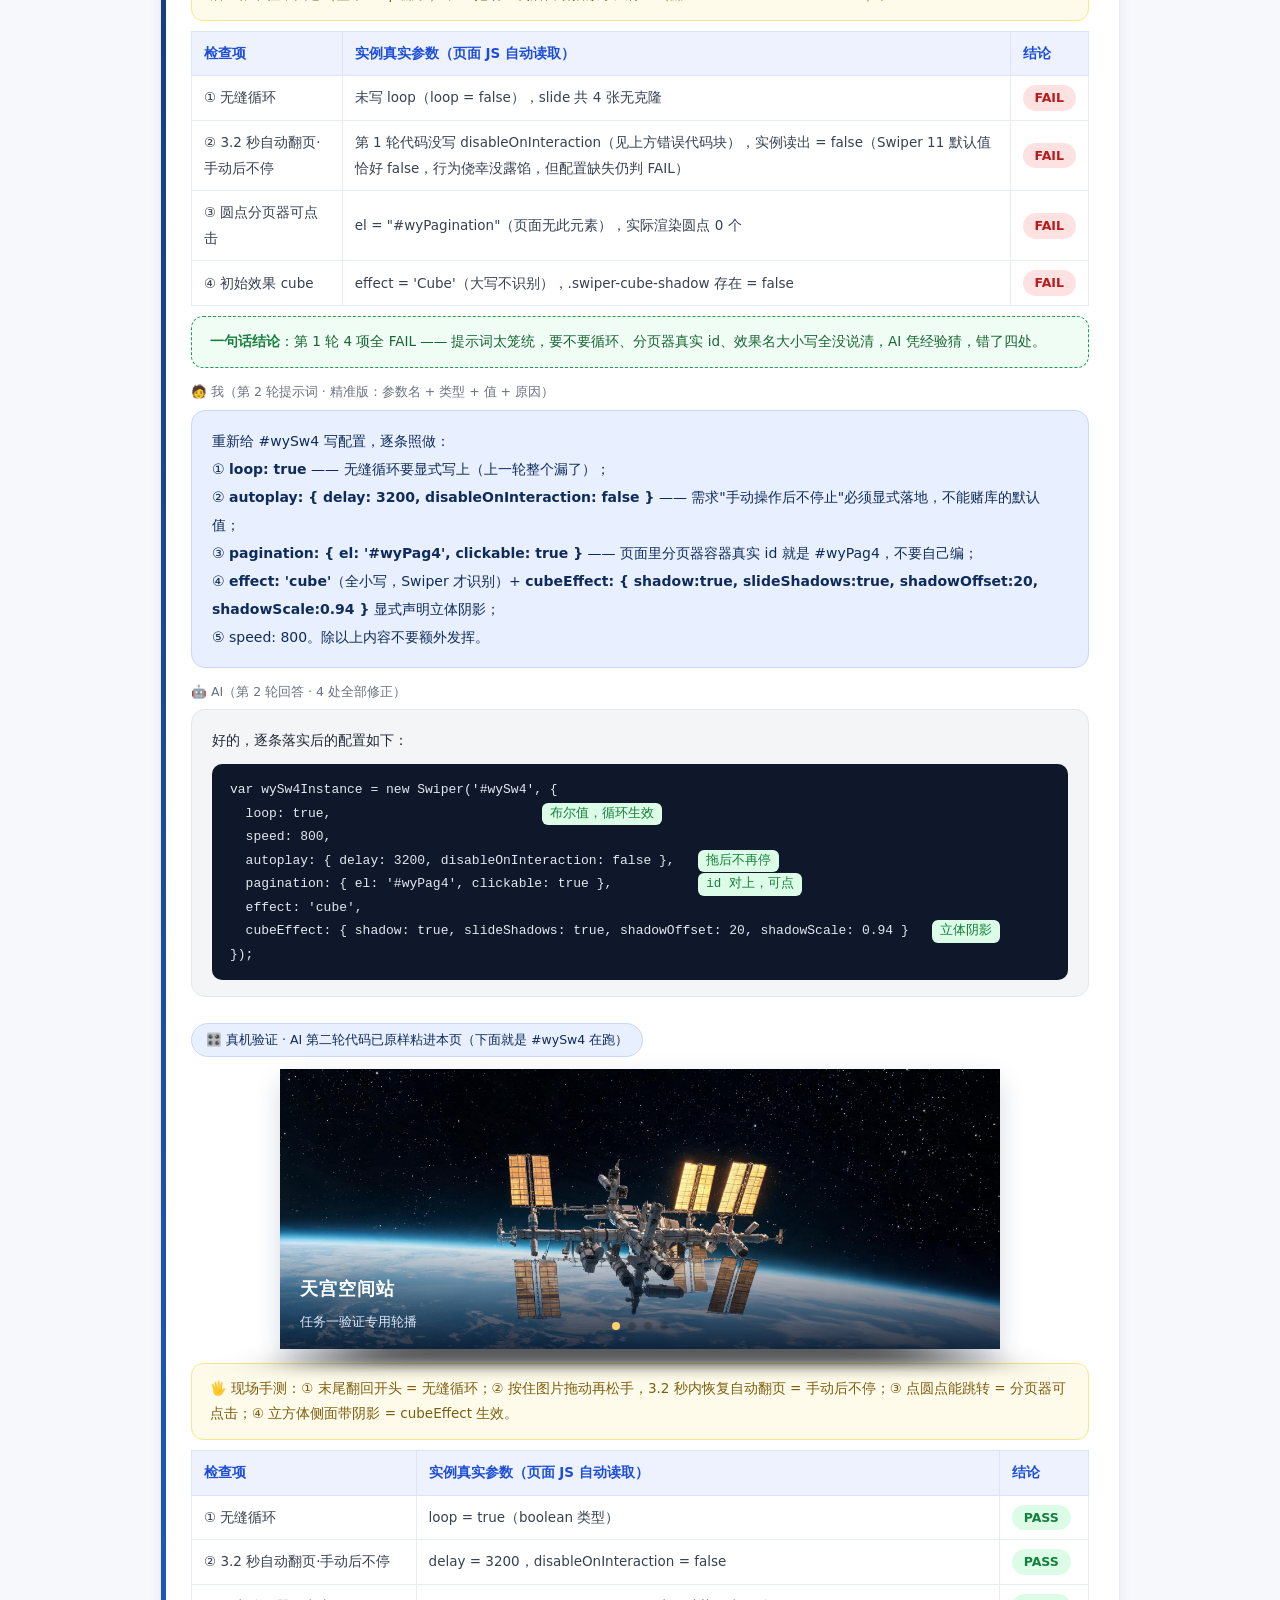
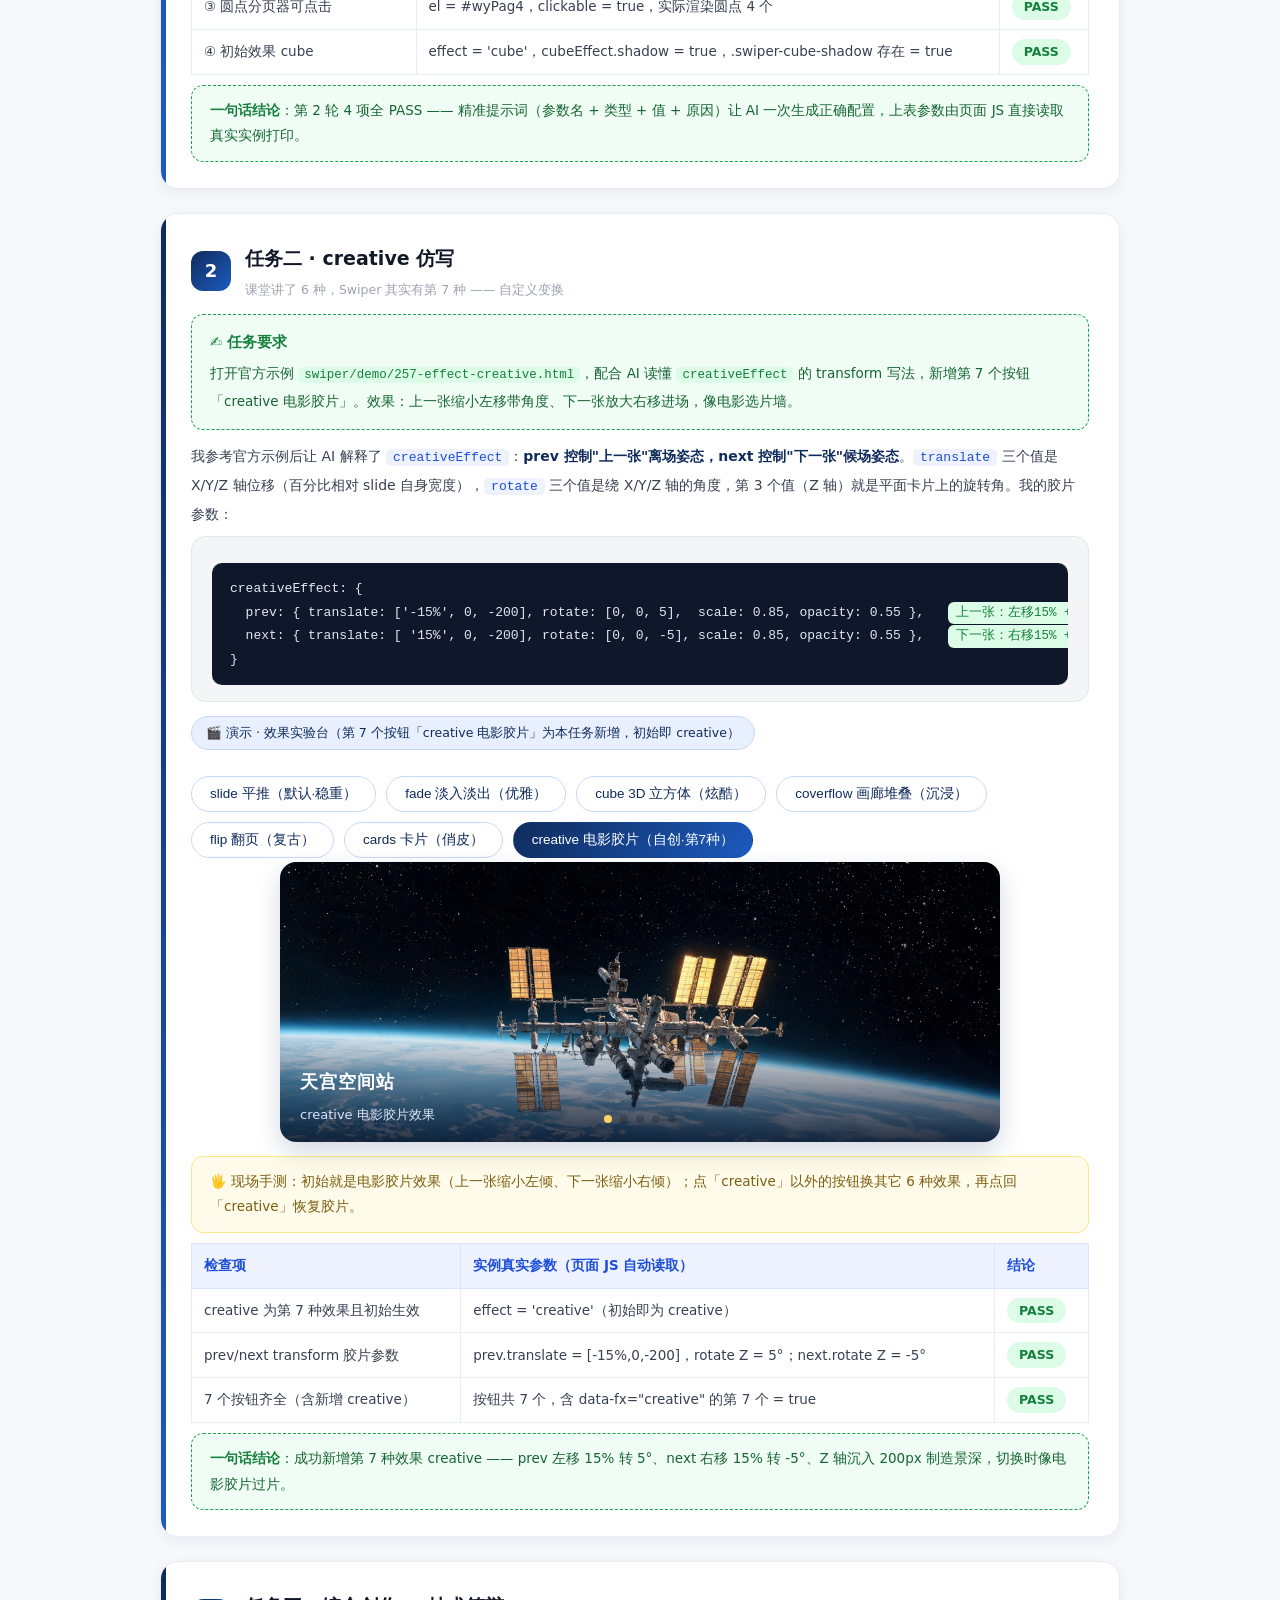
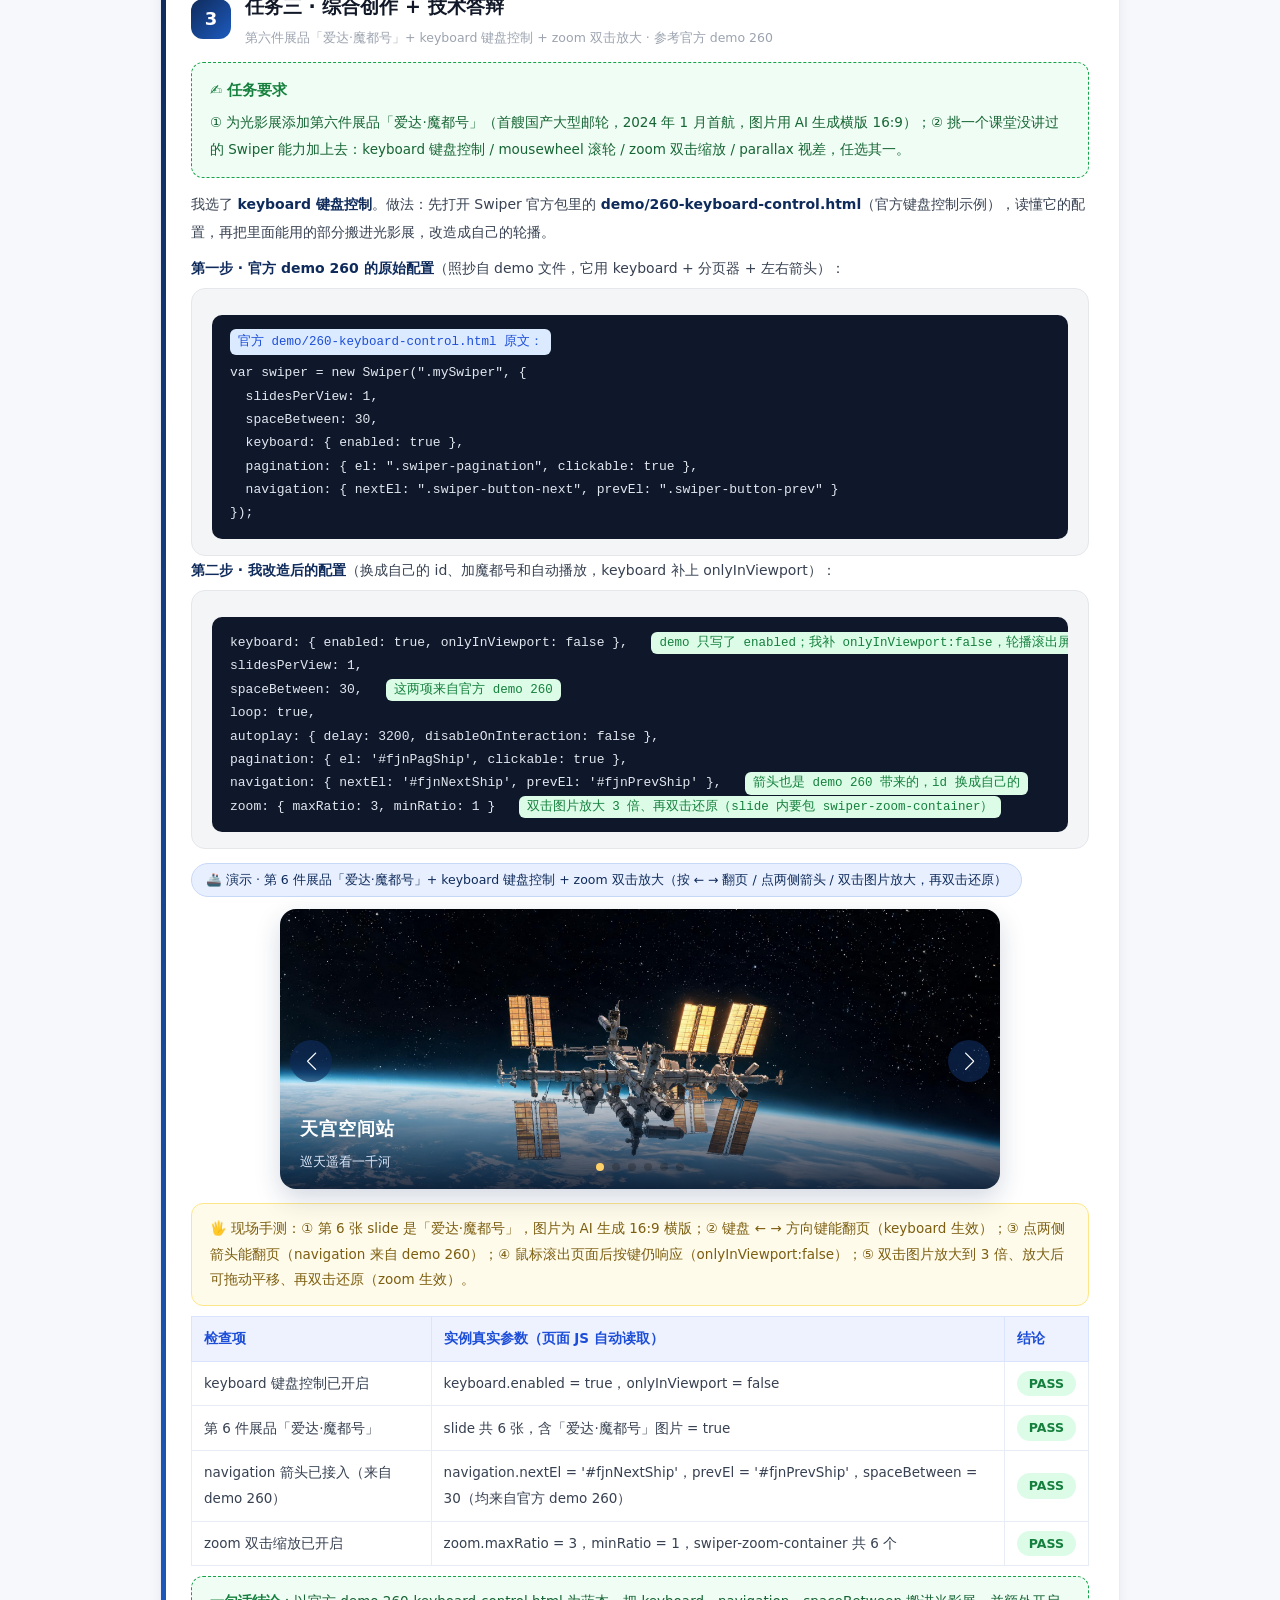
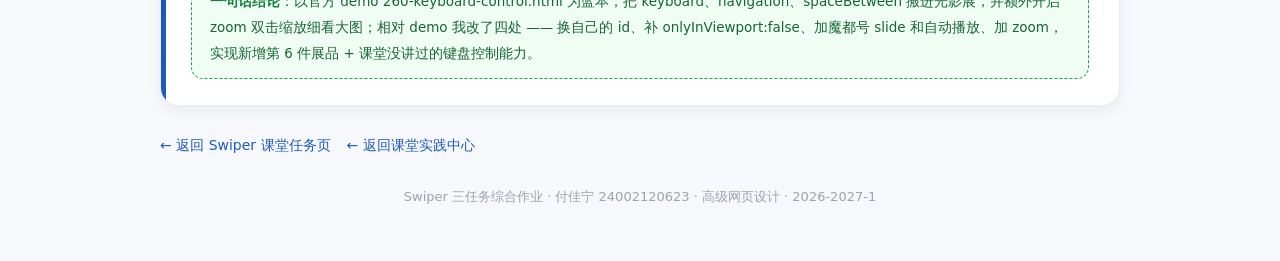
<file: swiper-three-tasks.html>
<!DOCTYPE html>
<html lang="zh-CN">
<head>
<meta charset="UTF-8">
<meta name="viewport" content="width=device-width, initial-scale=1.0">
<!-- fjn Swiper 课堂三任务综合作业：任务一 提示词工程师 / 任务二 creative 仿写 / 任务三 魔都号 + keyboard -->
<title>Swiper 三任务综合作业 · 付佳宁 24002120623</title>
<link rel="stylesheet" href="https://cdn.jsdelivr.net/npm/swiper@11/swiper-bundle.min.css">
<script src="https://cdn.jsdelivr.net/npm/swiper@11/swiper-bundle.min.js"></script>
<style>
  /* fjn 全局 */
  *{margin:0;padding:0;box-sizing:border-box}
  body{font-family:"Microsoft YaHei","PingFang SC",system-ui,sans-serif;background:#f6f8fc;color:#1f2937;line-height:1.9}
  .fjn_wrap{max-width:1000px;margin:0 auto;padding:40px 20px 60px}

  /* fjn 头部 */
  .fjn_head{background:linear-gradient(135deg,#0f2b5b,#1d5bbf);border-radius:20px;padding:34px 38px;color:#fff;margin-bottom:14px;box-shadow:0 12px 30px rgba(15,43,91,.3)}
  .fjn_head .fjn_badge{display:inline-block;padding:5px 14px;border-radius:999px;background:rgba(255,255,255,.14);border:1px solid rgba(255,255,255,.3);font-size:13px;letter-spacing:2px;margin-bottom:12px}
  .fjn_head h1{font-size:28px;letter-spacing:1px}
  .fjn_head h1 b{color:#ffd166}
  .fjn_head p{margin-top:10px;font-size:14px;color:#d9e3f5}
  .fjn_goals{display:flex;flex-wrap:wrap;gap:8px;margin-top:16px}
  .fjn_goals i{font-style:normal;font-size:13px;background:rgba(255,255,255,.12);border:1px solid rgba(255,255,255,.28);padding:6px 14px;border-radius:8px}

  /* fjn 章节 */
  .fjn_sec{background:#fff;border-radius:18px;padding:26px 30px;margin-bottom:24px;border:1px solid #e8ecf5;box-shadow:0 4px 14px rgba(31,41,55,.06);position:relative;overflow:hidden}
  .fjn_sec::before{content:"";position:absolute;left:0;top:0;bottom:0;width:5px;background:linear-gradient(#0f2b5b,#1d5bbf)}
  .fjn_secHead{display:flex;align-items:center;gap:14px;margin-bottom:12px}
  .fjn_secHead .fjn_no{flex:none;width:40px;height:40px;border-radius:12px;background:linear-gradient(135deg,#0f2b5b,#1d5bbf);color:#fff;font-size:18px;font-weight:bold;display:flex;align-items:center;justify-content:center}
  .fjn_secHead h2{font-size:19px;color:#111827}
  .fjn_secHead small{display:block;font-weight:normal;color:#9ca3af;font-size:12.5px;margin-top:2px}
  .fjn_sec .fjn_txt{font-size:14px;color:#374151;line-height:2;margin-bottom:8px}
  .fjn_sec .fjn_txt b{color:#0f2b5b}
  .fjn_sec code{background:#eef2ff;color:#1d4ed8;padding:1px 7px;border-radius:5px;font-family:Consolas,monospace;font-size:13px}

  /* fjn 任务要求卡 */
  .fjn_req{background:#f0fdf4;border:1.5px dashed #16a34a;border-radius:12px;padding:14px 18px;margin:12px 0}
  .fjn_req h3{font-size:14.5px;color:#15803d;margin-bottom:4px}
  .fjn_req p{font-size:13.5px;color:#166534;line-height:2}
  .fjn_req code{background:#dcfce7;color:#15803d;padding:1px 6px;border-radius:5px;font-family:Consolas,monospace;font-size:12.5px}

  /* fjn 对话气泡（提示词 / AI 回答） */
  .fjn_chat{margin:12px 0}
  .fjn_chat .fjn_role{font-size:12.5px;color:#6b7280;margin-bottom:6px}
  .fjn_bubble{border-radius:14px;padding:16px 20px;font-size:14px;line-height:2}
  .fjn_bubbleUser{background:#e8f0ff;border:1px solid #c7d8f8;color:#0f2b5b}
  .fjn_bubbleAI{background:#f4f5f7;border:1px solid #e5e7eb;color:#1f2937}
  .fjn_bubble pre{background:#0f172a;color:#e2e8f0;border-radius:10px;padding:14px 18px;margin-top:10px;font-family:Consolas,monospace;font-size:13px;overflow-x:auto;line-height:1.8}
  .fjn_mark{display:inline-block;background:#fee2e2;color:#b91c1c;border-radius:6px;padding:0 8px;font-size:12.5px;margin-left:8px}
  .fjn_markOk{display:inline-block;background:#dcfce7;color:#15803d;border-radius:6px;padding:0 8px;font-size:12.5px;margin-left:8px}
  .fjn_markSrc{display:inline-block;background:#dbeafe;color:#1d4ed8;border-radius:6px;padding:2px 8px;font-size:12.5px;margin-bottom:6px}

  /* fjn 验证表 */
  .fjn_verify{width:100%;border-collapse:collapse;margin-top:10px;font-size:13.5px}
  .fjn_verify th{background:#eef2ff;color:#1d4ed8;padding:9px 12px;text-align:left;border:1px solid #dbe4ff}
  .fjn_verify td{padding:9px 12px;border:1px solid #e8ecf5;background:#fff;color:#374151}
  .fjn_pass{display:inline-block;background:#dcfce7;color:#15803d;border-radius:999px;padding:1px 12px;font-size:12.5px;font-weight:bold}
  .fjn_fail{display:inline-block;background:#fee2e2;color:#b91c1c;border-radius:999px;padding:1px 12px;font-size:12.5px;font-weight:bold}
  .fjn_concl{margin-top:10px;font-size:13.5px;color:#166534;background:#f0fdf4;border:1.5px dashed #16a34a;border-radius:12px;padding:12px 18px}
  .fjn_concl b{color:#15803d}

  /* fjn 演示台 */
  .fjn_demoTag{display:inline-block;font-size:12.5px;color:#0f2b5b;background:#e8f0ff;border:1px solid #c7d8f8;border-radius:999px;padding:4px 14px;margin:14px 0 12px}
  .fjn_swiperBox{width:100%;max-width:720px;margin:0 auto;border-radius:16px;overflow:visible!important}
  .fjn_swiperBox .swiper{border-radius:16px;box-shadow:0 10px 26px rgba(15,43,91,.18)}
  .fjn_swiperBox .swiper-slide{position:relative;height:280px}
  .fjn_swiperBox .swiper-slide img{width:100%;height:100%;object-fit:cover;display:block}
  .fjn_cap{position:absolute;left:0;right:0;bottom:0;padding:34px 20px 14px;color:#fff;background:linear-gradient(transparent,rgba(5,15,35,.82))}
  .fjn_cap h3{font-size:18px;letter-spacing:1px}
  .fjn_cap p{font-size:13px;color:#dbe6f8;margin-top:4px}
  .fjn_swiperBox .swiper-pagination-bullet-active{background:#ffd166}
  /* fjn 任务三 navigation 箭头（参数来自官方 demo 260-keyboard-control.html） */
  .fjn_swiperBox .swiper-button-next,.fjn_swiperBox .swiper-button-prev{width:42px;height:42px;border-radius:50%;background:rgba(15,43,91,.65);color:#fff;--swiper-navigation-size:18px;transition:background .2s}
  .fjn_swiperBox .swiper-button-next:hover,.fjn_swiperBox .swiper-button-prev:hover{background:#e8890c}

  /* fjn 效果切换按钮（任务二） */
  .fjn_fx{display:flex;flex-wrap:wrap;gap:10px;margin:14px 0 4px}
  .fjn_fx button{border:1.5px solid #c7d8f8;background:#fff;color:#0f2b5b;border-radius:999px;padding:8px 18px;font-size:13.5px;cursor:pointer;transition:.2s}
  .fjn_fx button:hover{border-color:#1d5bbf;background:#f0f6ff}
  .fjn_fx button.fjn_on{background:linear-gradient(135deg,#0f2b5b,#1d5bbf);color:#fff;border-color:transparent}

  /* fjn 手测提示 */
  .fjn_manualTest{margin-top:14px;font-size:13.5px;color:#7c5e10;background:#fffbea;border:1px solid #fde68a;border-radius:12px;padding:12px 18px}

  /* fjn 答辩抽问 */
  .fjn_qa{margin:10px 0}
  .fjn_qa .fjn_q{font-weight:bold;color:#0f2b5b;font-size:14.5px}
  .fjn_qa .fjn_a{font-size:14px;color:#374151;margin-top:4px}

  .fjn_back{margin:24px 0}
  .fjn_back a{color:#1d5bbf;text-decoration:none;font-size:14px}
  footer{text-align:center;color:#9ca3af;font-size:13px;margin-top:20px}
</style>
</head>
<body>
<div class="fjn_wrap">

  <!-- fjn 头部 -->
  <div class="fjn_head">
    <span class="fjn_badge">SWIPER 课堂作业 · 任务一 ⭐⭐ · 任务二 ⭐⭐⭐ · 任务三 ⭐⭐⭐⭐</span>
    <h1>Swiper <b>三任务</b>综合作业</h1>
    <p>付佳宁 · 24002120623 · 高级网页设计 · 大国重器光影展 —— 提示词迭代 / creative 电影胶片 / 魔都号 + keyboard</p>
    <div class="fjn_goals">
      <i>任务一 · 提示词工程师（两轮迭代 + 真机验证）</i>
      <i>任务二 · creative 仿写（第 7 种效果）</i>
      <i>任务三 · 综合创作（魔都号 + keyboard）</i>
    </div>
  </div>

  <!-- ═══════════ 任务一 ═══════════ -->
  <div class="fjn_sec">
    <div class="fjn_secHead"><span class="fjn_no">1</span><h2>任务一 · 提示词工程师<small>不写代码写提示词：两轮迭代实录 + 真机验证</small></h2></div>
    <div class="fjn_req">
      <h3>✍️ 任务要求</h3>
      <p>把需求"翻译"给 AI，生成 <code>new Swiper('#wySw4', {...})</code> 配置：① 无缝循环 ② 3.2 秒自动翻页且手动操作后不停止 ③ 圆点分页器可点击 ④ 初始效果为 cube。至少迭代 2 轮提示词，保留每轮提示词与 AI 回答，粘进页面验证。</p>
    </div>

    <!-- fjn 第一轮 -->
    <div class="fjn_chat">
      <div class="fjn_role">🧑 我（第 1 轮提示词 · 朴素版）</div>
      <div class="fjn_bubble fjn_bubbleUser">
        帮我用 Swiper 写一个轮播，选择器是 #wySw4：要无缝循环播放，3.2 秒自动翻页，带圆点分页器，圆点可以点击跳转，初始效果用 cube 立方体。
      </div>
    </div>
    <div class="fjn_chat">
      <div class="fjn_role">🤖 AI（第 1 轮回答 · 有 4 处错误）</div>
      <div class="fjn_bubble fjn_bubbleAI">
        好的，配置如下：
        <pre>var swiper = new Swiper('#wySw4', {    <span class="fjn_mark">错误① 压根没写 loop</span>
  autoplay: { delay: 3200 },           <span class="fjn_mark">错误② 漏 disableOnInteraction:false</span>
  pagination: { el: "#wyPagination", clickable: true },  <span class="fjn_mark">错误③ id 猜错了</span>
  effect: "Cube"                       <span class="fjn_mark">错误④ 大小写错，Swiper 不识别</span>
});</pre>
      </div>
    </div>
    <table class="fjn_verify">
      <tr><th>检查项</th><th>现象</th><th>结论</th></tr>
      <tr><td>① 无缝循环</td><td>整个 <code>loop</code> 参数没写，拖到最后一张就卡住不回卷</td><td><span class="fjn_fail">FAIL</span></td></tr>
      <tr><td>② 3.2 秒自动翻页·手动后不停</td><td>没写 <code>disableOnInteraction:false</code>，配置缺失 —— Swiper 11 默认值恰好也是 false，行为侥幸没露馅，但需求没被显式实现</td><td><span class="fjn_fail">FAIL</span></td></tr>
      <tr><td>③ 圆点分页器可点击</td><td>el 写成 <code>#wyPagination</code>，页面真实 id 是 <code>#wyPag4</code>，圆点不渲染</td><td><span class="fjn_fail">FAIL</span></td></tr>
      <tr><td>④ 初始效果 cube</td><td><code>effect</code> 写成 <code>"Cube"</code>（大写），Swiper 不识别，退回普通 slide，完全没有 3D 立方体</td><td><span class="fjn_fail">FAIL</span></td></tr>
    </table>

    <!-- fjn 第 1 轮错误代码真机演示：AI 第一轮回答原样粘进本页，bug 实况 -->
    <span class="fjn_demoTag">🐞 第 1 轮效果图 · AI 错误代码原样粘进本页（bug 实况：圆点消失 / 无 3D 立方体 / 拖到底不回卷）</span>
    <div class="fjn_swiperBox">
      <div class="swiper" id="wySw4Bad">
        <div class="swiper-wrapper">
          <div class="swiper-slide"><img src="swiper-imgs/tiangong_1.jpg" alt="天宫空间站"><div class="fjn_cap"><h3>天宫空间站</h3><p>第 1 轮错误代码实况</p></div></div>
          <div class="swiper-slide"><img src="swiper-imgs/fuxing_1.jpg" alt="复兴号动车组"><div class="fjn_cap"><h3>复兴号动车组</h3><p>effect 写成 "Cube" 不识别 → 退回 slide 平推</p></div></div>
          <div class="swiper-slide"><img src="swiper-imgs/c919_1.jpg" alt="C919大飞机"><div class="fjn_cap"><h3>C919 大飞机</h3><p>下方圆点区是空的（el 指向不存在的元素）</p></div></div>
          <div class="swiper-slide"><img src="swiper-imgs/moduhao_1.jpg" alt="魔都号邮轮"><div class="fjn_cap"><h3>爱达·魔都号</h3><p>拖到最后一张会卡住，不回卷</p></div></div>
        </div>
        <div class="swiper-pagination" id="wyPag4Bad"></div>
      </div>
    </div>
    <div class="fjn_manualTest">🖐️ 现场手测：① 下方圆点分页器一片空白（el 指向不存在的 #wyPagination）；② 没有 3D 立方体效果（effect 大小写错）；③ 拖到最后一张卡住不回卷（整个 loop 漏了）；④ 拖动一次后自动播放永久停止（漏 disableOnInteraction:false）。</div>
    <table class="fjn_verify">
      <tr><th>检查项</th><th>实例真实参数（页面 JS 自动读取）</th><th>结论</th></tr>
      <tr><td>① 无缝循环</td><td id="fjnChkB1">读取中…</td><td id="fjnResB1">…</td></tr>
      <tr><td>② 3.2 秒自动翻页·手动后不停</td><td id="fjnChkB2">读取中…</td><td id="fjnResB2">…</td></tr>
      <tr><td>③ 圆点分页器可点击</td><td id="fjnChkB3">读取中…</td><td id="fjnResB3">…</td></tr>
      <tr><td>④ 初始效果 cube</td><td id="fjnChkB4">读取中…</td><td id="fjnResB4">…</td></tr>
    </table>
    <div class="fjn_concl"><b>一句话结论</b>：第 1 轮 4 项全 FAIL —— 提示词太笼统，要不要循环、分页器真实 id、效果名大小写全没说清，AI 凭经验猜，错了四处。</div>

    <!-- fjn 第二轮 -->
    <div class="fjn_chat">
      <div class="fjn_role">🧑 我（第 2 轮提示词 · 精准版：参数名 + 类型 + 值 + 原因）</div>
      <div class="fjn_bubble fjn_bubbleUser">
        重新给 #wySw4 写配置，逐条照做：<br>
        ① <b>loop: true</b> —— 无缝循环要显式写上（上一轮整个漏了）；<br>
        ② <b>autoplay: { delay: 3200, disableOnInteraction: false }</b> —— 需求"手动操作后不停止"必须显式落地，不能赌库的默认值；<br>
        ③ <b>pagination: { el: '#wyPag4', clickable: true }</b> —— 页面里分页器容器真实 id 就是 #wyPag4，不要自己编；<br>
        ④ <b>effect: 'cube'</b>（全小写，Swiper 才识别）+ <b>cubeEffect: { shadow:true, slideShadows:true, shadowOffset:20, shadowScale:0.94 }</b> 显式声明立体阴影；<br>
        ⑤ speed: 800。除以上内容不要额外发挥。
      </div>
    </div>
    <div class="fjn_chat">
      <div class="fjn_role">🤖 AI（第 2 轮回答 · 4 处全部修正）</div>
      <div class="fjn_bubble fjn_bubbleAI">
        好的，逐条落实后的配置如下：
        <pre>var wySw4Instance = new Swiper('#wySw4', {
  loop: true,                          <span class="fjn_markOk">布尔值，循环生效</span>
  speed: 800,
  autoplay: { delay: 3200, disableOnInteraction: false },  <span class="fjn_markOk">拖后不再停</span>
  pagination: { el: '#wyPag4', clickable: true },          <span class="fjn_markOk">id 对上，可点</span>
  effect: 'cube',
  cubeEffect: { shadow: true, slideShadows: true, shadowOffset: 20, shadowScale: 0.94 }  <span class="fjn_markOk">立体阴影</span>
});</pre>
      </div>
    </div>

    <!-- fjn 任务一真机演示：AI 第二轮代码原样粘进本页 -->
    <span class="fjn_demoTag">🎛️ 真机验证 · AI 第二轮代码已原样粘进本页（下面就是 #wySw4 在跑）</span>
    <div class="fjn_swiperBox">
      <div class="swiper" id="wySw4">
        <div class="swiper-wrapper">
          <div class="swiper-slide"><img src="swiper-imgs/tiangong_1.jpg" alt="天宫空间站"><div class="fjn_cap"><h3>天宫空间站</h3><p>任务一验证专用轮播</p></div></div>
          <div class="swiper-slide"><img src="swiper-imgs/fuxing_1.jpg" alt="复兴号动车组"><div class="fjn_cap"><h3>复兴号动车组</h3><p>cube 立方体效果</p></div></div>
          <div class="swiper-slide"><img src="swiper-imgs/c919_1.jpg" alt="C919大飞机"><div class="fjn_cap"><h3>C919 大飞机</h3><p>3.2 秒自动翻页</p></div></div>
          <div class="swiper-slide"><img src="swiper-imgs/moduhao_1.jpg" alt="魔都号邮轮"><div class="fjn_cap"><h3>爱达·魔都号</h3><p>拖动试试，松手后继续自动播</p></div></div>
        </div>
        <div class="swiper-pagination" id="wyPag4"></div>
      </div>
    </div>
    <div class="fjn_manualTest">🖐️ 现场手测：① 末尾翻回开头 = 无缝循环；② 按住图片拖动再松手，3.2 秒内恢复自动翻页 = 手动后不停；③ 点圆点能跳转 = 分页器可点击；④ 立方体侧面带阴影 = cubeEffect 生效。</div>
    <table class="fjn_verify">
      <tr><th>检查项</th><th>实例真实参数（页面 JS 自动读取）</th><th>结论</th></tr>
      <tr><td>① 无缝循环</td><td id="fjnChk1">读取中…</td><td id="fjnRes1">…</td></tr>
      <tr><td>② 3.2 秒自动翻页·手动后不停</td><td id="fjnChk2">读取中…</td><td id="fjnRes2">…</td></tr>
      <tr><td>③ 圆点分页器可点击</td><td id="fjnChk3">读取中…</td><td id="fjnRes3">…</td></tr>
      <tr><td>④ 初始效果 cube</td><td id="fjnChk4">读取中…</td><td id="fjnRes4">…</td></tr>
    </table>
    <div class="fjn_concl"><b>一句话结论</b>：第 2 轮 4 项全 PASS —— 精准提示词（参数名 + 类型 + 值 + 原因）让 AI 一次生成正确配置，上表参数由页面 JS 直接读取真实实例打印。</div>

  </div>

  <!-- ═══════════ 任务二 ═══════════ -->
  <div class="fjn_sec">
    <div class="fjn_secHead"><span class="fjn_no">2</span><h2>任务二 · creative 仿写<small>课堂讲了 6 种，Swiper 其实有第 7 种 —— 自定义变换</small></h2></div>
    <div class="fjn_req">
      <h3>✍️ 任务要求</h3>
      <p>打开官方示例 <code>swiper/demo/257-effect-creative.html</code>，配合 AI 读懂 <code>creativeEffect</code> 的 transform 写法，新增第 7 个按钮「creative 电影胶片」。效果：上一张缩小左移带角度、下一张放大右移进场，像电影选片墙。</p>
    </div>
    <p class="fjn_txt">我参考官方示例后让 AI 解释了 <code>creativeEffect</code>：<b>prev 控制"上一张"离场姿态，next 控制"下一张"候场姿态</b>。<code>translate</code> 三个值是 X/Y/Z 轴位移（百分比相对 slide 自身宽度），<code>rotate</code> 三个值是绕 X/Y/Z 轴的角度，第 3 个值（Z 轴）就是平面卡片上的旋转角。我的胶片参数：</p>
    <div class="fjn_bubble fjn_bubbleAI">
      <pre>creativeEffect: {
  prev: { translate: ['-15%', 0, -200], rotate: [0, 0, 5],  scale: 0.85, opacity: 0.55 },  <span class="fjn_markOk">上一张：左移15% + 沉入200px + 顺时针5°</span>
  next: { translate: [ '15%', 0, -200], rotate: [0, 0, -5], scale: 0.85, opacity: 0.55 },  <span class="fjn_markOk">下一张：右移15% + 沉入200px + 逆时针5°</span>
}</pre>
    </div>

    <!-- fjn 任务二演示：7 个按钮效果实验台，初始即为 creative 电影胶片 -->
    <span class="fjn_demoTag">🎬 演示 · 效果实验台（第 7 个按钮「creative 电影胶片」为本任务新增，初始即 creative）</span>
    <div class="fjn_fx" id="fjnFxBar">
      <button data-fx="slide">slide 平推（默认·稳重）</button>
      <button data-fx="fade">fade 淡入淡出（优雅）</button>
      <button data-fx="cube">cube 3D 立方体（炫酷）</button>
      <button data-fx="coverflow">coverflow 画廊堆叠（沉浸）</button>
      <button data-fx="flip">flip 翻页（复古）</button>
      <button data-fx="cards">cards 卡片（俏皮）</button>
      <button data-fx="creative" class="fjn_on">creative 电影胶片（自创·第7种）</button>
    </div>
    <div class="fjn_swiperBox">
      <div class="swiper" id="fjnSwLab">
        <div class="swiper-wrapper">
          <div class="swiper-slide"><img src="swiper-imgs/tiangong_1.jpg" alt="天宫空间站"><div class="fjn_cap"><h3>天宫空间站</h3><p>creative 电影胶片效果</p></div></div>
          <div class="swiper-slide"><img src="swiper-imgs/fuxing_1.jpg" alt="复兴号动车组"><div class="fjn_cap"><h3>复兴号动车组</h3><p>上一张缩小左移带角度</p></div></div>
          <div class="swiper-slide"><img src="swiper-imgs/c919_1.jpg" alt="C919大飞机"><div class="fjn_cap"><h3>C919 大飞机</h3><p>下一张放大右移进场</p></div></div>
          <div class="swiper-slide"><img src="swiper-imgs/fast_1.jpg" alt="中国天眼"><div class="fjn_cap"><h3>中国天眼 FAST</h3><p>像电影选片墙一样切换</p></div></div>
          <div class="swiper-slide"><img src="swiper-imgs/fendouzhe_1.jpg" alt="奋斗者号"><div class="fjn_cap"><h3>奋斗者号</h3><p>也可以点上面按钮换效果</p></div></div>
        </div>
        <div class="swiper-pagination" id="fjnPagLab"></div>
      </div>
    </div>
    <div class="fjn_manualTest">🖐️ 现场手测：初始就是电影胶片效果（上一张缩小左倾、下一张缩小右倾）；点「creative」以外的按钮换其它 6 种效果，再点回「creative」恢复胶片。</div>
    <table class="fjn_verify">
      <tr><th>检查项</th><th>实例真实参数（页面 JS 自动读取）</th><th>结论</th></tr>
      <tr><td>creative 为第 7 种效果且初始生效</td><td id="fjnChk5">读取中…</td><td id="fjnRes5">…</td></tr>
      <tr><td>prev/next transform 胶片参数</td><td id="fjnChk6">读取中…</td><td id="fjnRes6">…</td></tr>
      <tr><td>7 个按钮齐全（含新增 creative）</td><td id="fjnChk7">读取中…</td><td id="fjnRes7">…</td></tr>
    </table>
    <div class="fjn_concl"><b>一句话结论</b>：成功新增第 7 种效果 creative —— prev 左移 15% 转 5°、next 右移 15% 转 -5°、Z 轴沉入 200px 制造景深，切换时像电影胶片过片。</div>

  </div>

  <!-- ═══════════ 任务三 ═══════════ -->
  <div class="fjn_sec">
    <div class="fjn_secHead"><span class="fjn_no">3</span><h2>任务三 · 综合创作 + 技术答辩<small>第六件展品「爱达·魔都号」+ keyboard 键盘控制 + zoom 双击放大 · 参考官方 demo 260</small></h2></div>
    <div class="fjn_req">
      <h3>✍️ 任务要求</h3>
      <p>① 为光影展添加第六件展品「爱达·魔都号」（首艘国产大型邮轮，2024 年 1 月首航，图片用 AI 生成横版 16:9）；② 挑一个课堂没讲过的 Swiper 能力加上去：keyboard 键盘控制 / mousewheel 滚轮 / zoom 双击缩放 / parallax 视差，任选其一。</p>
    </div>
    <p class="fjn_txt">我选了 <b>keyboard 键盘控制</b>。做法：先打开 Swiper 官方包里的 <b>demo/260-keyboard-control.html</b>（官方键盘控制示例），读懂它的配置，再把里面能用的部分搬进光影展，改造成自己的轮播。</p>
    <p class="fjn_txt" style="margin-bottom:6px"><b>第一步 · 官方 demo 260 的原始配置</b>（照抄自 demo 文件，它用 keyboard + 分页器 + 左右箭头）：</p>
    <div class="fjn_bubble fjn_bubbleAI">
      <pre><span class="fjn_markSrc">官方 demo/260-keyboard-control.html 原文：</span>
var swiper = new Swiper(".mySwiper", {
  slidesPerView: 1,
  spaceBetween: 30,
  keyboard: { enabled: true },
  pagination: { el: ".swiper-pagination", clickable: true },
  navigation: { nextEl: ".swiper-button-next", prevEl: ".swiper-button-prev" }
});</pre>
    </div>
    <p class="fjn_txt" style="margin-bottom:6px"><b>第二步 · 我改造后的配置</b>（换成自己的 id、加魔都号和自动播放，keyboard 补上 onlyInViewport）：</p>
    <div class="fjn_bubble fjn_bubbleAI">
      <pre>keyboard: { enabled: true, onlyInViewport: false },  <span class="fjn_markOk">demo 只写了 enabled；我补 onlyInViewport:false，轮播滚出屏幕也能响应按键</span>
slidesPerView: 1,
spaceBetween: 30,  <span class="fjn_markOk">这两项来自官方 demo 260</span>
loop: true,
autoplay: { delay: 3200, disableOnInteraction: false },
pagination: { el: '#fjnPagShip', clickable: true },
navigation: { nextEl: '#fjnNextShip', prevEl: '#fjnPrevShip' },  <span class="fjn_markOk">箭头也是 demo 260 带来的，id 换成自己的</span>
zoom: { maxRatio: 3, minRatio: 1 }  <span class="fjn_markOk">双击图片放大 3 倍、再双击还原（slide 内要包 swiper-zoom-container）</span></pre>
    </div>

    <!-- fjn 任务三演示：仿官方 demo 260 结构（keyboard + 分页器 + 箭头），6 张 slide 含魔都号 -->
    <span class="fjn_demoTag">🚢 演示 · 第 6 件展品「爱达·魔都号」+ keyboard 键盘控制 + zoom 双击放大（按 ← → 翻页 / 点两侧箭头 / 双击图片放大，再双击还原）</span>
    <div class="fjn_swiperBox">
      <div class="swiper" id="fjnSwShip">
        <div class="swiper-wrapper">
          <div class="swiper-slide"><div class="swiper-zoom-container"><img src="swiper-imgs/tiangong_1.jpg" alt="天宫空间站"></div><div class="fjn_cap"><h3>天宫空间站</h3><p>巡天遥看一千河</p></div></div>
          <div class="swiper-slide"><div class="swiper-zoom-container"><img src="swiper-imgs/fuxing_1.jpg" alt="复兴号动车组"></div><div class="fjn_cap"><h3>复兴号动车组</h3><p>中国速度 · 风驰电掣</p></div></div>
          <div class="swiper-slide"><div class="swiper-zoom-container"><img src="swiper-imgs/c919_1.jpg" alt="C919大飞机"></div><div class="fjn_cap"><h3>C919 大飞机</h3><p>蓝天之上 · 大国担当</p></div></div>
          <div class="swiper-slide"><div class="swiper-zoom-container"><img src="swiper-imgs/fendouzhe_1.jpg" alt="奋斗者号"></div><div class="fjn_cap"><h3>奋斗者号</h3><p>万米深潜 · 无畏探索</p></div></div>
          <div class="swiper-slide"><div class="swiper-zoom-container"><img src="swiper-imgs/fast_1.jpg" alt="中国天眼"></div><div class="fjn_cap"><h3>中国天眼 FAST</h3><p>仰望星空 · 脚踏实地</p></div></div>
          <div class="swiper-slide"><div class="swiper-zoom-container"><img src="swiper-imgs/moduhao_1.jpg" alt="魔都号邮轮"></div><div class="fjn_cap"><h3>爱达·魔都号（新增第 6 件展品）</h3><p>首艘国产大型邮轮 · 2024 年 1 月首航 · 双击图片可放大细看</p></div></div>
        </div>
        <div class="swiper-pagination" id="fjnPagShip"></div>
        <div class="swiper-button-prev" id="fjnPrevShip"></div>
        <div class="swiper-button-next" id="fjnNextShip"></div>
      </div>
    </div>
    <div class="fjn_manualTest">🖐️ 现场手测：① 第 6 张 slide 是「爱达·魔都号」，图片为 AI 生成 16:9 横版；② 键盘 ← → 方向键能翻页（keyboard 生效）；③ 点两侧箭头能翻页（navigation 来自 demo 260）；④ 鼠标滚出页面后按键仍响应（onlyInViewport:false）；⑤ 双击图片放大到 3 倍、放大后可拖动平移、再双击还原（zoom 生效）。</div>
    <table class="fjn_verify">
      <tr><th>检查项</th><th>实例真实参数（页面 JS 自动读取）</th><th>结论</th></tr>
      <tr><td>keyboard 键盘控制已开启</td><td id="fjnChk8">读取中…</td><td id="fjnRes8">…</td></tr>
      <tr><td>第 6 件展品「爱达·魔都号」</td><td id="fjnChk9">读取中…</td><td id="fjnRes9">…</td></tr>
      <tr><td>navigation 箭头已接入（来自 demo 260）</td><td id="fjnChk10">读取中…</td><td id="fjnRes10">…</td></tr>
      <tr><td>zoom 双击缩放已开启</td><td id="fjnChk11">读取中…</td><td id="fjnRes11">…</td></tr>
    </table>
    <div class="fjn_concl"><b>一句话结论</b>：以官方 demo 260-keyboard-control.html 为蓝本，把 keyboard、navigation、spaceBetween 搬进光影展，并额外开启 zoom 双击缩放细看大图；相对 demo 我改了四处 —— 换自己的 id、补 onlyInViewport:false、加魔都号 slide 和自动播放、加 zoom，实现新增第 6 件展品 + 课堂没讲过的键盘控制能力。</div>

  </div>

  <div class="fjn_back"><a href="swiper-task.html">← 返回 Swiper 课堂任务页</a>　<a href="index.html">← 返回课堂实践中心</a></div>
  <footer>Swiper 三任务综合作业 · 付佳宁 24002120623 · 高级网页设计 · 2026-2027-1</footer>
</div>

<script>
  // ══════════════════════════════════════════════════════════
  //  fjn 任务一：AI 第二轮回答的代码原样粘进本页（#wySw4）
  // ══════════════════════════════════════════════════════════
  var wySw4Instance = new Swiper('#wySw4', {
    loop: true,
    speed: 800,
    autoplay: { delay: 3200, disableOnInteraction: false },
    pagination: { el: '#wyPag4', clickable: true },
    effect: 'cube',
    cubeEffect: { shadow: true, slideShadows: true, shadowOffset: 20, shadowScale: 0.94 }
  });

  // fjn 任务一第 1 轮：AI 错误代码原样复现（漏 loop / 漏 disableOnInteraction / 分页器 id 错 / effect 大小写错）
  var wySw4BadInstance = new Swiper('#wySw4Bad', {
    autoplay: { delay: 3200 },
    pagination: { el: "#wyPagination", clickable: true },
    effect: "Cube"
  });

  // ══════════════════════════════════════════════════════════
  //  fjn 任务二：效果实验台（初始 creative，7 按钮切换 = destroy + new）
  // ══════════════════════════════════════════════════════════
  function fjnLabConfig(fx) {
    return {
      effect: fx,
      loop: true,
      speed: 800,
      autoplay: { delay: 3200, disableOnInteraction: false },
      pagination: { el: '#fjnPagLab', clickable: true },
      cubeEffect: { shadow: true, slideShadows: true, shadowOffset: 20, shadowScale: 0.94 },
      coverflowEffect: { rotate: 30, stretch: 0, depth: 100, modifier: 1, slideShadows: true },
      flipEffect: { slideShadows: true, limitRotation: true },
      cardsEffect: { slideShadows: true },
      fadeEffect: { crossFade: true },
      // fjn 任务二核心：第 7 种效果「creative 电影胶片」
      creativeEffect: {
        prev: { translate: ['-15%', 0, -200], rotate: [0, 0, 5], scale: 0.85, opacity: 0.55 },
        next: { translate: ['15%', 0, -200], rotate: [0, 0, -5], scale: 0.85, opacity: 0.55 },
      },
    };
  }
  var fjnLabInstance = new Swiper('#fjnSwLab', fjnLabConfig('creative'));

  // fjn 任务二按钮：高亮当前按钮 + 销毁旧实例 + 用新 effect 重建
  document.querySelectorAll('#fjnFxBar button').forEach(function(btn){
    btn.addEventListener('click', function(){
      document.querySelectorAll('#fjnFxBar button').forEach(function(b){ b.classList.remove('fjn_on'); });
      btn.classList.add('fjn_on');
      fjnLabInstance.destroy(true, true);
      fjnLabInstance = new Swiper('#fjnSwLab', fjnLabConfig(btn.dataset.fx));
    });
  });

  // ══════════════════════════════════════════════════════════
  //  fjn 任务三：魔都号 + keyboard 键盘控制（参考官方 demo 260-keyboard-control.html）
  // ══════════════════════════════════════════════════════════
  var fjnShipInstance = new Swiper('#fjnSwShip', {
    slidesPerView: 1,   // fjn 来自官方 demo 260
    spaceBetween: 30,   // fjn 来自官方 demo 260
    loop: true,
    speed: 800,
    keyboard: { enabled: true, onlyInViewport: false },
    autoplay: { delay: 3200, disableOnInteraction: false },
    pagination: { el: '#fjnPagShip', clickable: true },
    navigation: { nextEl: '#fjnNextShip', prevEl: '#fjnPrevShip' },   // fjn 来自官方 demo 260
    zoom: { maxRatio: 3, minRatio: 1 },   // fjn 双击放大细看展品大图
  });

  // ══════════════════════════════════════════════════════════
  //  fjn 页面加载后自动读取三个实例的真实参数填进验证表
  // ══════════════════════════════════════════════════════════
  window.addEventListener('load', function () {
    function set(id, txt, ok) {
      document.getElementById('fjnChk' + id).textContent = txt;
      document.getElementById('fjnRes' + id).innerHTML = ok ? '<span class="fjn_pass">PASS</span>' : '<span class="fjn_fail">FAIL</span>';
    }

    // fjn 任务一 4 项
    var p1 = wySw4Instance.params;
    var bullets1 = document.querySelectorAll('#wyPag4 .swiper-pagination-bullet').length;
    var cubeShadow = document.querySelector('#wySw4 .swiper-cube-shadow') !== null;
    set(1, 'loop = ' + p1.loop + '（' + typeof p1.loop + ' 类型）', p1.loop === true && typeof p1.loop === 'boolean');
    set(2, 'delay = ' + p1.autoplay.delay + '，disableOnInteraction = ' + p1.autoplay.disableOnInteraction, p1.autoplay.delay === 3200 && p1.autoplay.disableOnInteraction === false);
    set(3, 'el = ' + p1.pagination.el + '，clickable = ' + p1.pagination.clickable + '，实际渲染圆点 ' + bullets1 + ' 个', p1.pagination.el === '#wyPag4' && p1.pagination.clickable === true && bullets1 > 0);
    set(4, "effect = '" + p1.effect + "'，cubeEffect.shadow = " + p1.cubeEffect.shadow + '，.swiper-cube-shadow 存在 = ' + cubeShadow, p1.effect === 'cube' && p1.cubeEffect.shadow === true && cubeShadow);

    // fjn 任务二 3 项
    var p2 = fjnLabInstance.params;
    var btnCount = document.querySelectorAll('#fjnFxBar button').length;
    var rotPrev = p2.creativeEffect.prev.rotate[2], rotNext = p2.creativeEffect.next.rotate[2];
    set(5, "effect = '" + p2.effect + "'（初始即为 creative）", p2.effect === 'creative');
    set(6, 'prev.translate = [' + p2.creativeEffect.prev.translate.join(',') + ']，rotate Z = ' + rotPrev + '°；next.rotate Z = ' + rotNext + '°', rotPrev === 5 && rotNext === -5);
    set(7, '按钮共 ' + btnCount + ' 个，含 data-fx="creative" 的第 7 个 = ' + !!document.querySelector('#fjnFxBar [data-fx="creative"]'), btnCount === 7 && !!document.querySelector('#fjnFxBar [data-fx="creative"]'));

    // fjn 任务三 4 项
    var p3 = fjnShipInstance.params;
    var shipImg = Array.from(document.querySelectorAll('#fjnSwShip img')).some(function(i){ return i.src.indexOf('moduhao_1.jpg') > -1; });
    var zoomBoxes = document.querySelectorAll('#fjnSwShip .swiper-zoom-container').length;
    set(8, 'keyboard.enabled = ' + p3.keyboard.enabled + '，onlyInViewport = ' + p3.keyboard.onlyInViewport, p3.keyboard.enabled === true && p3.keyboard.onlyInViewport === false);
    set(9, 'slide 共 ' + fjnShipInstance.slides.length + ' 张，含「爱达·魔都号」图片 = ' + shipImg, fjnShipInstance.slides.length === 6 && shipImg);
    set(10, "navigation.nextEl = '" + p3.navigation.nextEl + "'，prevEl = '" + p3.navigation.prevEl + "'，spaceBetween = " + p3.spaceBetween + '（均来自官方 demo 260）', p3.navigation.nextEl === '#fjnNextShip' && p3.navigation.prevEl === '#fjnPrevShip');
    set(11, 'zoom.maxRatio = ' + p3.zoom.maxRatio + '，minRatio = ' + p3.zoom.minRatio + '，swiper-zoom-container 共 ' + zoomBoxes + ' 个', p3.zoom.maxRatio === 3 && zoomBoxes === 6);

    // fjn 第 1 轮错误演示 4 项（真机 FAIL 证据，自动读取真实实例）
    var p0 = wySw4BadInstance.params;
    var bulletsBad = document.querySelectorAll('#wyPag4Bad .swiper-pagination-bullet').length;
    var badShadow = document.querySelector('#wySw4Bad .swiper-cube-shadow') !== null;
    set('B1', '未写 loop（loop = ' + p0.loop + '），slide 共 ' + document.querySelectorAll('#wySw4Bad .swiper-slide').length + ' 张无克隆', p0.loop === true);
    set('B2', '第 1 轮代码没写 disableOnInteraction（见上方错误代码块），实例读出 = ' + p0.autoplay.disableOnInteraction + '（Swiper 11 默认值恰好 false，行为侥幸没露馅，但配置缺失仍判 FAIL）', false);
    set('B3', 'el = "' + p0.pagination.el + '"（页面无此元素），实际渲染圆点 ' + bulletsBad + ' 个', p0.pagination.el === '#wyPag4Bad' && bulletsBad > 0);
    set('B4', "effect = '" + p0.effect + "'（大写不识别），.swiper-cube-shadow 存在 = " + badShadow, p0.effect === 'cube');
  });
</script>
</body>
</html>
</file>
<file: 24002120623fujianing/style.css>
/*
 * 样式：文学社科首页
 * 作者：fjn
 * 大模型：Trae
 */

* {
    margin: 0;
    padding: 0;
    box-sizing: border-box;
}

body {
    font-family: "Microsoft YaHei", "PingFang SC", Arial, sans-serif;
    font-size: 13px;
    color: #333;
    background: #fff;
}

/* 页面整体宽度与居中，fjn */
.fjn_wrapper {
    width: 960px;
    margin: 20px auto;
    border-top: 2px solid #4ea14a;
}

/* 顶部标题，fjn */
.fjn_header {
    font-size: 20px;
    font-weight: bold;
    padding: 10px 0;
    border-bottom: 1px solid #eee;
    color: #333;
}

/* 主体三栏，fjn */
.fjn_main {
    display: flex;
    border-bottom: 1px solid #eee;
    padding-bottom: 20px;
}

/* 左栏宽 200px，fjn */
.fjn_left {
    width: 200px;
    border-right: 1px solid #eee;
    padding-right: 15px;
}

/* 中栏，fjn */
.fjn_center {
    flex: 1;
    padding: 0 15px;
    border-right: 1px solid #eee;
}

/* 右栏宽 220px，fjn */
.fjn_right {
    width: 220px;
    padding-left: 15px;
}

/* 通用标题，fjn */
.fjn_section_title {
    font-size: 15px;
    color: #333;
    margin-bottom: 10px;
    font-weight: bold;
}

/* —— 主编推荐区 —— fjn */
.fjn_recommend {
    position: relative;
    margin-top: 10px;
}

.fjn_badge {
    position: absolute;
    top: 0;
    left: 0;
    background: #4ea14a;
    color: #fff;
    font-size: 11px;
    padding: 3px 6px;
    border-radius: 2px;
    z-index: 2;
}

.fjn_rec_cover {
    width: 120px;
    height: 168px;
    margin: 15px auto 8px;
    display: block;
    box-shadow: 0 0 3px rgba(0,0,0,.2);
}

.fjn_rec_author {
    font-size: 13px;
    font-weight: bold;
    text-align: center;
    margin-bottom: 8px;
}

.fjn_rec_intro {
    font-size: 12px;
    color: #666;
    line-height: 1.6;
    text-align: justify;
    margin-bottom: 10px;
}

.fjn_rec_list {
    list-style: none;
    padding-left: 5px;
}

.fjn_rec_list li {
    font-size: 12px;
    color: #444;
    line-height: 1.9;
    padding-left: 10px;
    position: relative;
}

.fjn_rec_list li::before {
    content: "●";
    color: #4ea14a;
    font-size: 8px;
    position: absolute;
    left: 0;
    top: 7px;
}

/* —— Tab 条 —— fjn */
.fjn_tabs {
    display: flex;
    list-style: none;
    border-bottom: 1px solid #ddd;
    margin-bottom: 15px;
}

.fjn_tab {
    font-size: 14px;
    padding: 8px 18px;
    cursor: pointer;
    color: #555;
    border-bottom: 2px solid transparent;
    margin-bottom: -1px;
}

.fjn_tab:hover {
    color: #4ea14a;
}

.fjn_tab_active {
    color: #4ea14a;
    border-bottom-color: #4ea14a;
    font-weight: bold;
}

/* —— 书籍网格 2×4 —— fjn */
.fjn_grid {
    display: grid;
    grid-template-columns: repeat(4, 1fr);
    gap: 18px 10px;
}

.fjn_book {
    width: 100%;
    text-align: left;
}

.fjn_book_cover {
    width: 100px;
    height: 140px;
    display: block;
    margin-bottom: 6px;
    box-shadow: 0 0 3px rgba(0,0,0,.15);
}

.fjn_book_title {
    font-size: 12px;
    color: #333;
    line-height: 1.4;
    margin-bottom: 3px;
}

.fjn_book_price {
    font-size: 13px;
    color: #e23434;
    font-weight: bold;
}

/* —— 订阅榜 —— fjn */
.fjn_rank_head {
    font-size: 15px;
    font-weight: bold;
    padding-bottom: 8px;
    border-bottom: 2px solid #4ea14a;
    margin-bottom: 10px;
}

.fjn_rank {
    list-style: none;
}

.fjn_rank li {
    font-size: 13px;
    padding: 6px 0;
    border-bottom: 1px dashed #eee;
    display: flex;
    align-items: center;
    color: #333;
    cursor: pointer;
}

.fjn_rank li:hover {
    color: #4ea14a;
}

.fjn_rank_num {
    display: inline-block;
    width: 18px;
    height: 18px;
    line-height: 18px;
    text-align: center;
    font-size: 11px;
    margin-right: 8px;
    color: #999;
    background: #eee;
    border-radius: 2px;
    flex-shrink: 0;
}

.fjn_rank_top .fjn_rank_num {
    color: #fff;
    background: #e23434;
}

.fjn_rank_text {
    flex: 1;
    white-space: nowrap;
    overflow: hidden;
    text-overflow: ellipsis;
}
</file>
<file: fjn-文学社社/css/fjn_style.css>
/* ============================================================
   fjn 文学社社图书频道样式表
   规则：所有类名均以 fjn_ 开头（fjn = 学生姓名缩写）
   ============================================================ */

/* fjn 全局reset，清除浏览器默认边距 */
* {
    margin: 0;
    padding: 0;
    box-sizing: border-box;
}

/* fjn 页面全局字体与背景 */
body {
    font-family: "Microsoft YaHei", "SimSun", Arial, sans-serif;
    font-size: 12px;
    color: #333;
    background: #fff;
}

ul, li {
    list-style: none;
}

img {
    border: 0;
    vertical-align: top;
}

/* fjn 页面整体容器，居中显示 */
.fjn_container {
    width: 1010px;
    margin: 0 auto;
    padding: 15px 0 40px;
}

/* fjn 顶部标题区，底部绿色分隔线 */
.fjn_header {
    padding: 10px 0 12px;
    border-bottom: 2px solid #77a80e;
}

/* fjn 页面主标题 */
.fjn_title {
    font-size: 22px;
    font-weight: bold;
    color: #333;
    font-family: "Microsoft YaHei", sans-serif;
}

/* fjn 主体三栏区域，带灰色外边框 */
.fjn_main {
    border: 1px solid #e3e3e3;
    border-top: 0;
    overflow: hidden;
}

/* ==================== fjn 左栏：主编推荐 ==================== */
.fjn_left {
    float: left;
    width: 190px;
    padding: 18px 20px 15px;
    border-right: 1px solid #e5e5e5;
}

/* fjn 左栏标题，居中并带下划线 */
.fjn_leftTitle {
    font-size: 16px;
    font-weight: bold;
    color: #333;
    text-align: center;
    padding-bottom: 14px;
    border-bottom: 1px solid #e0e0e0;
    letter-spacing: 2px;
}

/* fjn 主编推荐区域 */
.fjn_recommend {
    padding-top: 20px;
    text-align: left;
}

/* fjn 推荐封面容器，用于定位力荐角标 */
.fjn_recommendPic {
    position: relative;
    width: 140px;
    margin: 0 auto;
}

/* fjn 力荐角标，绿色背景白色文字，定位在封面左上角 */
.fjn_badge {
    position: absolute;
    left: 0;
    top: 8px;
    z-index: 2;
    background: #77a80e;
    color: #fff;
    font-size: 14px;
    font-weight: bold;
    padding: 3px 8px;
}

/* fjn 推荐图书封面图片 */
.fjn_recommendImg {
    display: block;
    width: 140px;
    height: 196px;
}

/* fjn 推荐图书书名 */
.fjn_recommendName {
    font-size: 14px;
    font-weight: bold;
    color: #333;
    text-align: center;
    padding: 16px 0 12px;
}

/* fjn 推荐图书简介，灰色小字 */
.fjn_recommendDesc {
    font-size: 12px;
    color: #999;
    line-height: 26px;
    padding-bottom: 16px;
    border-bottom: 1px dashed #dcdcdc;
}

/* fjn 左栏底部推荐列表 */
.fjn_leftList {
    padding-top: 16px;
}

/* fjn 左栏底部列表项，带灰色圆点 */
.fjn_leftItem {
    font-size: 12px;
    color: #333;
    line-height: 26px;
    padding-left: 12px;
    position: relative;
}

/* fjn 用伪元素画列表项前的灰色小圆点 */
.fjn_leftItem::before {
    content: "";
    position: absolute;
    left: 0;
    top: 11px;
    width: 4px;
    height: 4px;
    border-radius: 50%;
    background: #bbb;
}

/* ==================== fjn 中栏：选项卡与图书 ==================== */
.fjn_mid {
    float: left;
    width: 520px;
    padding: 0 15px 15px 18px;
    border-right: 1px solid #e5e5e5;
}

/* fjn 选项卡导航条 */
.fjn_tabBar {
    padding: 14px 0 0 6px;
}

/* fjn 单个选项卡，默认灰色文字 */
.fjn_tab {
    display: inline-block;
    font-size: 14px;
    color: #666;
    padding: 6px 16px 10px;
    margin-right: 14px;
    cursor: pointer;
}

/* fjn 选中选项卡：黑色文字加绿色下划线 */
.fjn_tab.fjn_active {
    color: #333;
    font-weight: bold;
    border-bottom: 2px solid #77a80e;
}

/* fjn 图书列表面板 */
.fjn_panel {
    padding-top: 10px;
}

/* fjn 面板隐藏状态，配合JS切换选项卡 */
.fjn_hide {
    display: none;
}

/* fjn 图书列表，清除浮动 */
.fjn_bookList {
    overflow: hidden;
}

/* fjn 单本图书单元，四列排布 */
.fjn_book {
    float: left;
    width: 120px;
    padding: 12px 0 14px 2px;
    margin-right: 2px;
}

/* fjn 图书封面图片 */
.fjn_cover {
    display: block;
    width: 100px;
    height: 140px;
}

/* fjn 图书书名 */
.fjn_name {
    font-size: 12px;
    color: #333;
    font-weight: bold;
    padding: 12px 0 6px;
    white-space: nowrap;
    overflow: hidden;
}

/* fjn 图书价格，橙红色 */
.fjn_price {
    font-size: 14px;
    color: #e4393c;
    font-weight: bold;
}

/* ==================== fjn 右栏：订阅榜 ==================== */
.fjn_right {
    float: left;
    width: 297px;
    padding: 22px 22px 15px;
}

/* fjn 订阅榜标题 */
.fjn_rankTitle {
    font-size: 14px;
    font-weight: bold;
    color: #333;
    padding-bottom: 12px;
    border-bottom: 1px solid #e0e0e0;
}

/* fjn 订阅榜列表 */
.fjn_rankList {
    padding-top: 4px;
}

/* fjn 订阅榜列表项，虚线分隔 */
.fjn_rankItem {
    font-size: 12px;
    color: #333;
    line-height: 20px;
    padding: 10px 0;
    border-bottom: 1px dashed #e0e0e0;
    white-space: nowrap;
    overflow: hidden;
}

/* fjn 排名数字小方块，通用样式 */
.fjn_num {
    display: inline-block;
    width: 16px;
    height: 16px;
    line-height: 16px;
    text-align: center;
    font-size: 12px;
    margin-right: 8px;
    border: 1px solid #ccc;
    color: #999;
    vertical-align: middle;
}

/* fjn 前三名数字，红色边框红色文字 */
.fjn_num.fjn_numRed {
    border-color: #cc1420;
    color: #cc1420;
}

/* fjn 列表项鼠标悬停变色 */
.fjn_rankItem:hover {
    color: #e4393c;
    cursor: pointer;
}
</file>
